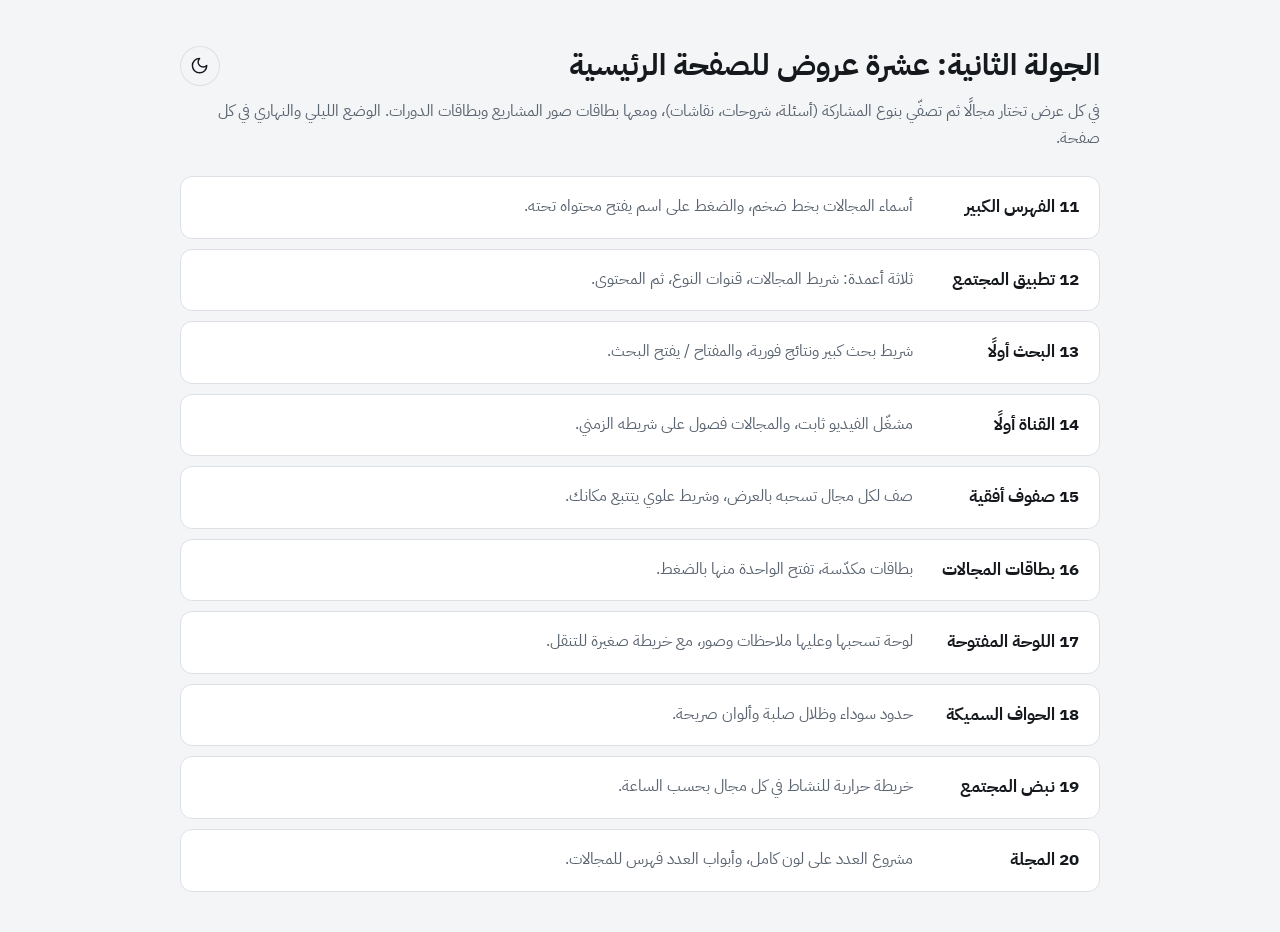
<file: index.html>
<!doctype html>
<html lang="ar" dir="rtl"><head><meta charset="utf-8"><meta http-equiv="refresh" content="0; url=demo-theme/"><title>OpenBench</title></head>
<body><a href="demo-theme/">عروض تصميم OpenBench</a></body></html>
</file>
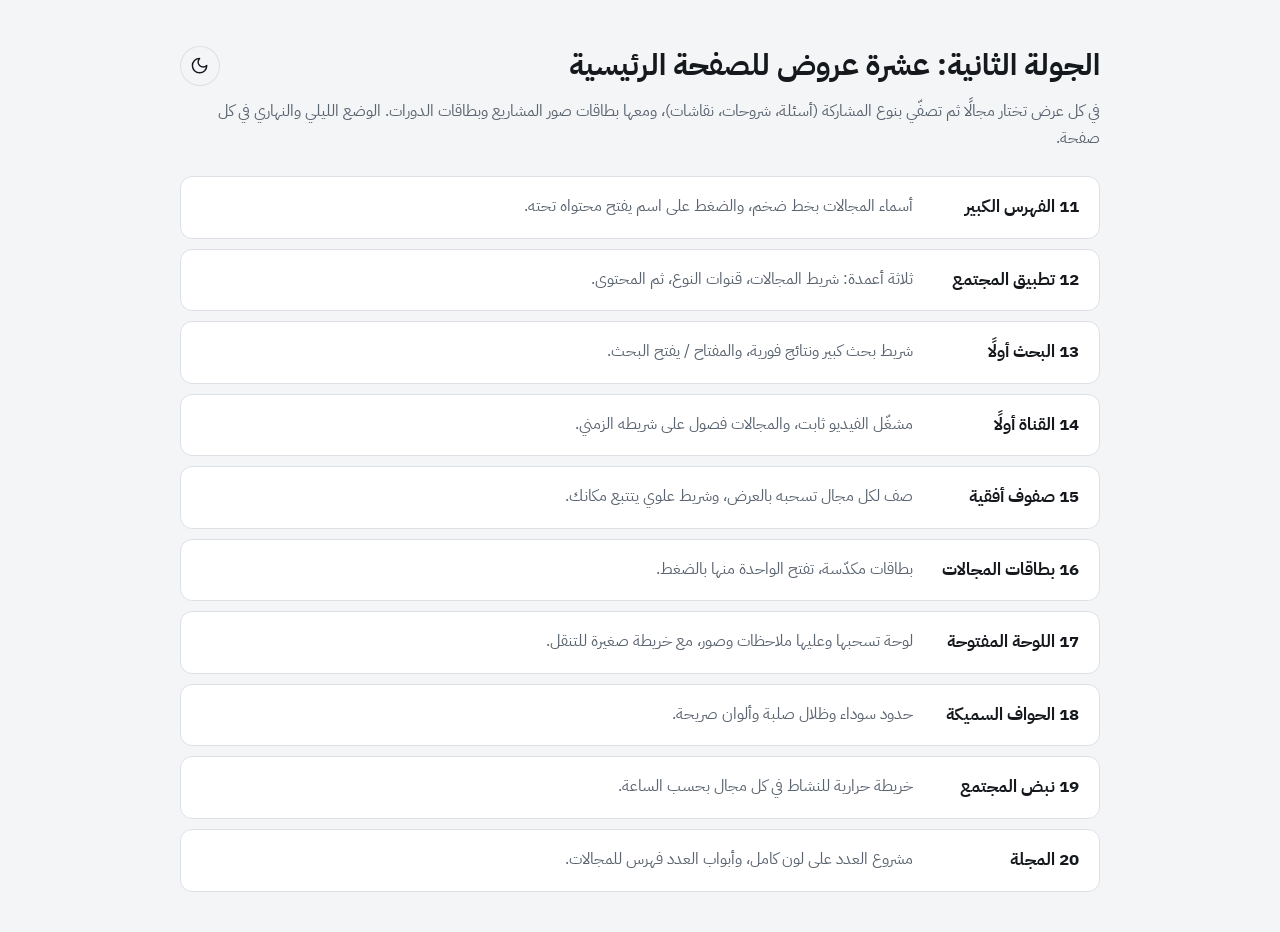
<file: demo-theme/index.html>
<!doctype html>
<html lang="ar" dir="rtl" data-default="light">
<head>
<meta charset="utf-8">
<meta name="viewport" content="width=device-width, initial-scale=1">
<title>OpenBench | عروض الجولة الثانية</title>
<link href="https://fonts.googleapis.com/css2?family=IBM+Plex+Sans+Arabic:wght@400;600;700&display=swap" rel="stylesheet">
<link rel="stylesheet" href="shared/base.css">
<script src="shared/data.js"></script><script src="shared/core.js"></script>
<style>
:root{--bg:#f4f5f7;--ink:#15191e;--soft:#5a6470;--card:#fff;--line:#dde1e6;--accent:#0e7490;--focus:#0e7490}
html[data-theme=dark]{--bg:#101318;--ink:#eef0f3;--soft:#9ea7b3;--card:#181c22;--line:#2a2f37;--accent:#5fd0e8;--focus:#5fd0e8}
body{background:var(--bg);color:var(--ink);font:400 16px/1.7 "IBM Plex Sans Arabic",sans-serif}
main{max-width:960px;margin:auto;padding:40px 20px}
.h{display:flex;align-items:center;gap:12px}.h h1{font-size:1.9rem}
.ib{margin-inline-start:auto;display:grid;place-items:center;width:40px;height:40px;border-radius:50%;box-shadow:inset 0 0 0 1px var(--line)}
p.lead{margin:6px 0 24px;color:var(--soft)}
ol{display:grid;gap:10px}
li a{display:grid;grid-template-columns:150px 1fr;gap:16px;padding:16px 20px;background:var(--card);border:1px solid var(--line);border-radius:12px}
li a:hover{border-color:var(--accent)}
b{font-size:1.05rem}span{color:var(--soft)}
@media (max-width:560px){li a{grid-template-columns:1fr;gap:2px}}
</style>
</head>
<body>
<main>
  <div class="h"><h1>الجولة الثانية: عشرة عروض للصفحة الرئيسية</h1><button class="ib" data-theme-toggle type="button"></button></div>
  <p class="lead">في كل عرض تختار مجالًا ثم تصفّي بنوع المشاركة (أسئلة، شروحات، نقاشات)، ومعها بطاقات صور المشاريع وبطاقات الدورات. الوضع الليلي والنهاري في كل صفحة.</p>
  <ol>
    <li><a href="11-big-index.html"><b>11 الفهرس الكبير</b><span>أسماء المجالات بخط ضخم، والضغط على اسم يفتح محتواه تحته.</span></a></li>
    <li><a href="12-community-app.html"><b>12 تطبيق المجتمع</b><span>ثلاثة أعمدة: شريط المجالات، قنوات النوع، ثم المحتوى.</span></a></li>
    <li><a href="13-search-first.html"><b>13 البحث أولًا</b><span>شريط بحث كبير ونتائج فورية، والمفتاح / يفتح البحث.</span></a></li>
    <li><a href="14-channel-first.html"><b>14 القناة أولًا</b><span>مشغّل الفيديو ثابت، والمجالات فصول على شريطه الزمني.</span></a></li>
    <li><a href="15-rails.html"><b>15 صفوف أفقية</b><span>صف لكل مجال تسحبه بالعرض، وشريط علوي يتتبع مكانك.</span></a></li>
    <li><a href="16-wallet.html"><b>16 بطاقات المجالات</b><span>بطاقات مكدّسة، تفتح الواحدة منها بالضغط.</span></a></li>
    <li><a href="17-canvas.html"><b>17 اللوحة المفتوحة</b><span>لوحة تسحبها وعليها ملاحظات وصور، مع خريطة صغيرة للتنقل.</span></a></li>
    <li><a href="18-brutal.html"><b>18 الحواف السميكة</b><span>حدود سوداء وظلال صلبة وألوان صريحة.</span></a></li>
    <li><a href="19-pulse.html"><b>19 نبض المجتمع</b><span>خريطة حرارية للنشاط في كل مجال بحسب الساعة.</span></a></li>
    <li><a href="20-magazine.html"><b>20 المجلة</b><span>مشروع العدد على لون كامل، وأبواب العدد فهرس للمجالات.</span></a></li>
  </ol>
</main>
</body>
</html>
</file>
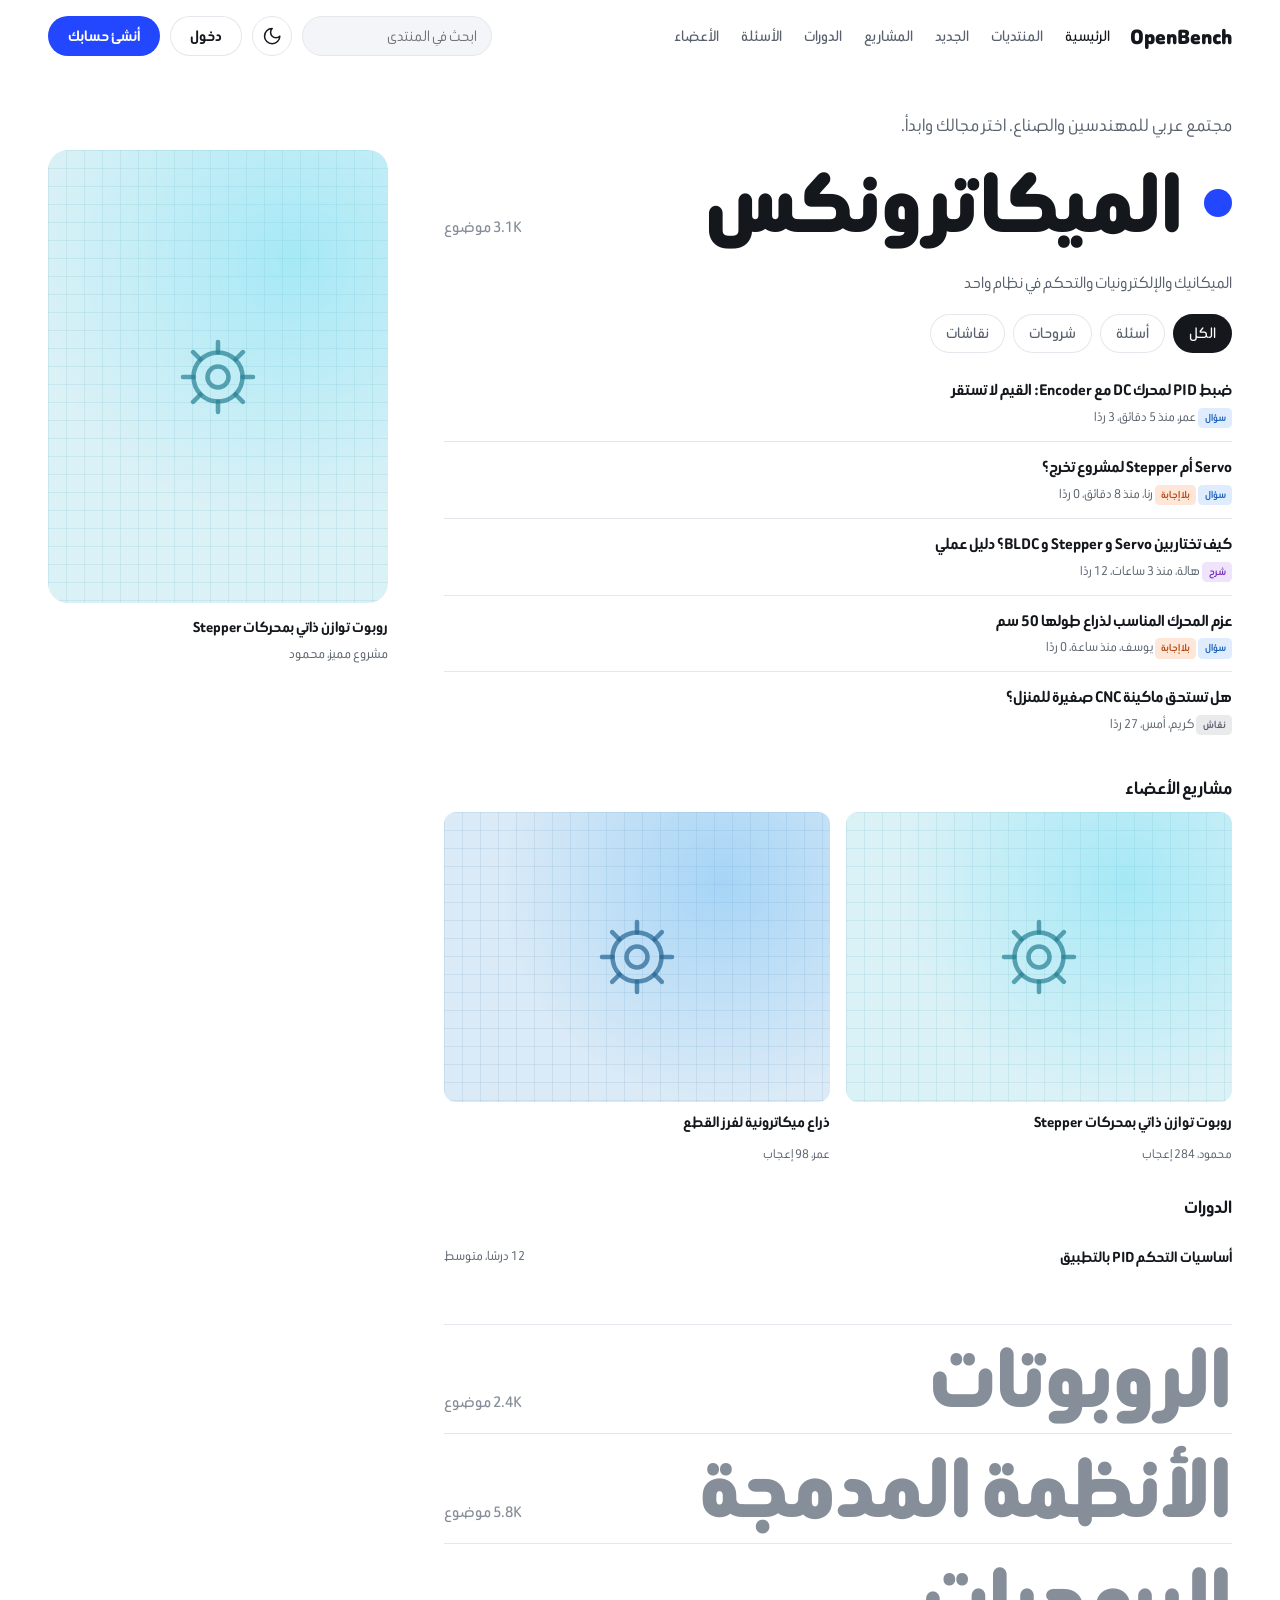
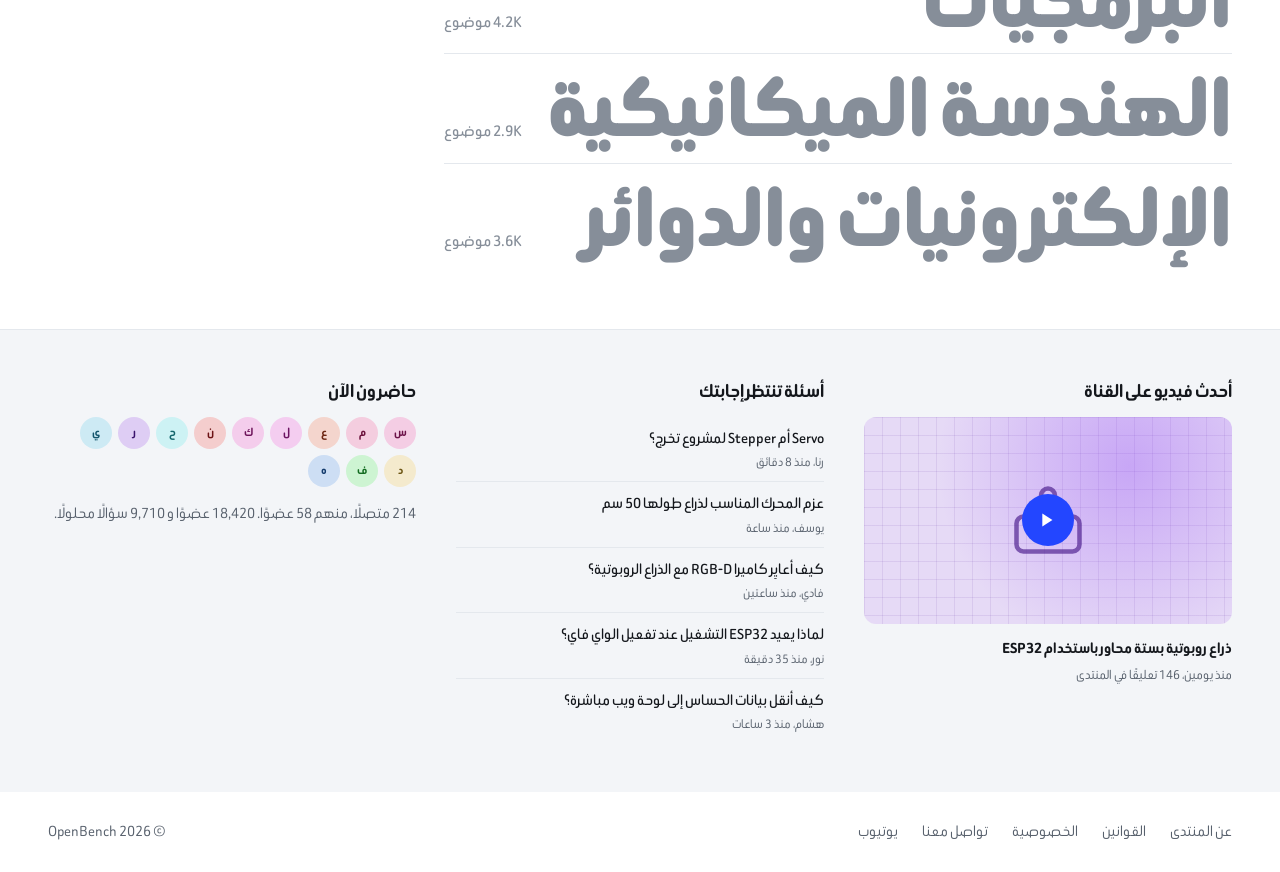
<file: demo-theme/11-big-index.html>
<!doctype html>
<html lang="ar" dir="rtl" data-default="light">
<head>
<meta charset="utf-8">
<meta name="viewport" content="width=device-width, initial-scale=1">
<title>OpenBench | الفهرس الكبير</title>
<link rel="preconnect" href="https://fonts.googleapis.com"><link rel="preconnect" href="https://fonts.gstatic.com" crossorigin>
<link href="https://fonts.googleapis.com/css2?family=Beiruti:wght@300;500;700;900&display=swap" rel="stylesheet">
<link rel="stylesheet" href="shared/base.css">
<script src="shared/data.js"></script><script src="shared/core.js"></script>
<style>
:root{--bg:#fff;--ink:#14171c;--mute:#868e99;--soft:#58616d;--line:#e4e8ed;--surface:#f3f5f8;--accent:#2346ff;--accent-ink:#fff;--focus:#2346ff;--f:"Beiruti",sans-serif}
html[data-theme=dark]{--bg:#0d0f13;--ink:#f2f4f7;--mute:#6c7684;--soft:#a1a9b5;--line:#232830;--surface:#161a20;--accent:#7d95ff;--accent-ink:#0b1030;--focus:#7d95ff}
body{background:var(--bg);color:var(--ink);font:400 1.06rem/1.7 var(--f);transition:background .2s}
.wrap{max-width:1240px;margin:auto;padding:0 28px}
.top .wrap{display:flex;align-items:center;gap:20px;min-height:72px;flex-wrap:wrap}
.logo{font:900 1.5rem var(--f);direction:ltr}
.top nav{display:flex;gap:6px 22px;flex-wrap:wrap;font-weight:500;color:var(--soft)}
.top nav a:hover,.top nav a[aria-current]{color:var(--ink)}
.tools{display:flex;align-items:center;gap:10px;margin-inline-start:auto}
.tools input{width:190px;height:40px;padding:0 14px;border-radius:20px;border:1px solid var(--line);background:var(--surface)}
.ib{display:grid;place-items:center;width:40px;height:40px;border-radius:50%;border:1px solid var(--line)}
.ib:hover{background:var(--surface)}
.btn{display:inline-flex;align-items:center;height:40px;padding:0 20px;border-radius:20px;font-weight:700;white-space:nowrap}
.btn-solid{background:var(--accent);color:var(--accent-ink)}
.btn-line{box-shadow:inset 0 0 0 1px var(--line)}
.btn-line:hover{background:var(--surface)}
.tag{padding:36px 0 8px;font-size:1.25rem;color:var(--soft);max-width:44ch}
.split{display:grid;grid-template-columns:minmax(0,1fr) 340px;gap:56px;align-items:start;padding-bottom:56px}
.row+.row{border-top:1px solid var(--line)}
.word{display:flex;align-items:baseline;justify-content:space-between;gap:20px;width:100%;text-align:start;padding:.08em 0}
.w{font:900 clamp(2.5rem,7.4vw,6.2rem)/1.12 var(--f);color:var(--mute);transition:color .18s}
.word:hover .w,.word.is-on .w{color:var(--ink)}
.word.is-on .w::before{content:"";display:inline-block;width:.3em;height:.3em;margin-inline-end:.22em;border-radius:50%;background:var(--accent);vertical-align:.16em}
.n{font-weight:500;color:var(--mute);font-size:1.1rem}
.panel{padding:8px 0 40px}
.panel .desc{color:var(--soft);font-size:1.15rem;margin-bottom:16px}
.chips{display:flex;flex-wrap:wrap;gap:8px;margin-bottom:12px}
.chip{padding:5px 16px;border-radius:999px;box-shadow:inset 0 0 0 1px var(--line);font-weight:500;color:var(--soft)}
.chip:hover{color:var(--ink)}
.chip.is-on{background:var(--ink);color:var(--bg);box-shadow:none}
.threads li a{display:block;padding:12px 0;border-top:1px solid var(--line)}
.threads li:first-child a{border-top:0}
.tt{display:block;font-weight:700;font-size:1.12rem;line-height:1.5}
.threads a:hover .tt{color:var(--accent)}
.meta{display:block;color:var(--soft);font-size:.92rem}
.empty{padding:16px 0;color:var(--soft)}
.panel h3{margin:28px 0 12px;font:700 1.25rem var(--f)}
.pgrid{display:grid;grid-template-columns:repeat(2,minmax(0,1fr));gap:16px}
.pcard{display:flex;flex-direction:column;gap:8px}
.pcard .cover{aspect-ratio:4/3;border-radius:12px}
.pcard b{font-weight:700;line-height:1.45}
.pcard span{color:var(--soft);font-size:.9rem}
.pcard:hover b{color:var(--accent)}
.courses li a{display:flex;justify-content:space-between;gap:16px;padding:12px 0;border-top:1px solid var(--line)}
.courses li:first-child a{border-top:0}
.courses b{font-weight:700}.courses span{color:var(--soft);font-size:.92rem;white-space:nowrap}
.courses a:hover b{color:var(--accent)}
.stage{position:sticky;top:24px}
.stage .cover{aspect-ratio:3/4;border-radius:20px}
.stage .cover .ic{width:30%}
.stage figcaption{margin-top:12px;color:var(--soft);font-size:.95rem}
.stage figcaption b{display:block;color:var(--ink);font-size:1.05rem;line-height:1.5}
.more{border-top:1px solid var(--line);background:var(--surface)}
.more .wrap{display:grid;grid-template-columns:repeat(3,minmax(0,1fr));gap:40px;padding-block:48px}
.more h2{font:700 1.3rem var(--f);margin-bottom:14px}
.more .cover{aspect-ratio:16/9;border-radius:12px;position:relative}
.play{position:absolute;display:grid;place-items:center;width:52px;height:52px;border-radius:50%;background:var(--accent);color:var(--accent-ink)}
.play .ic{width:22px;height:22px;translate:-2px 0}
.more li a{display:block;padding:9px 0;border-top:1px solid var(--line);font-weight:500;line-height:1.5}
.more li:first-child a{border-top:0}
.more li a:hover{color:var(--accent)}
.more small{display:block;color:var(--soft);font-weight:400}
.faces{display:flex;flex-wrap:wrap;gap:6px;margin-bottom:12px}
.foot .wrap{display:flex;flex-wrap:wrap;gap:8px 24px;align-items:center;min-height:80px;color:var(--soft)}
.foot span{margin-inline-start:auto}
@media (max-width:1000px){.split{grid-template-columns:1fr}.stage{display:none}.more .wrap{grid-template-columns:1fr}}
@media (max-width:640px){.wrap{padding:0 18px}.tools{margin-inline-start:0;width:100%}.tools input{flex:1;width:auto}.tools .btn-line{display:none}.pgrid{grid-template-columns:1fr}.n{font-size:.95rem}}
</style>
</head>
<body>
<header class="top"><div class="wrap">
  <a class="logo" href="#">OpenBench</a>
  <nav aria-label="التنقل الرئيسي" id="nav"></nav>
  <div class="tools"><input type="search" placeholder="ابحث في المنتدى" aria-label="بحث"><button class="ib" data-theme-toggle type="button"></button><a class="btn btn-line" href="#">دخول</a><a class="btn btn-solid" href="#">أنشئ حسابك</a></div>
</div></header>

<main>
  <div class="wrap">
    <p class="tag">مجتمع عربي للمهندسين والصناع. اختر مجالك وابدأ.</p>
    <div class="split">
      <div id="words" aria-label="المجالات الهندسية"></div>
      <figure class="stage" id="stage" aria-live="polite"></figure>
    </div>
  </div>
  <section class="more" aria-label="من كل المجالات"><div class="wrap">
    <div id="vid"></div><div id="unans"></div><div id="comm"></div>
  </div></section>
</main>
<footer class="foot"><div class="wrap"><a href="#">عن المنتدى</a><a href="#">القوانين</a><a href="#">الخصوصية</a><a href="#">تواصل معنا</a><a href="#">يوتيوب</a><span>© 2026 OpenBench</span></div></footer>

<script>
OB.ready(function(){
  var D=OB.D, $=OB.$;
  $('#nav').innerHTML=OB.nav(0);
  var box=$('#words');
  box.innerHTML=D.fields.map(function(f){return '<div class="row"><button type="button" class="word" data-field="'+f.id+'" aria-expanded="false" aria-controls="p-'+f.id+'"><span class="w">'+f.name+'</span><span class="n">'+f.topics+' موضوع</span></button><div class="panel" id="p-'+f.id+'" role="region" aria-label="'+f.name+'" hidden></div></div>';}).join('');
  OB.group(box,'data-field','field');
  OB.bindKinds(box);

  function panel(f,k){
    var th=OB.threads(f.id,k), pr=OB.projects(f.id), co=OB.courses(f.id);
    return '<p class="desc">'+f.desc+'</p>'+OB.kindBar(k)+
      '<ul class="threads">'+(th.map(function(t){return '<li><a href="#"><span class="tt">'+t.title+'</span><span class="meta">'+OB.kindTags(t)+' '+t.by+'، '+t.ago+'، '+t.r+' ردًا</span></a></li>';}).join('')||'<li class="empty">لا توجد مشاركات من هذا النوع بعد.</li>')+'</ul>'+
      '<h3>مشاريع الأعضاء</h3><div class="pgrid">'+pr.map(function(p){return '<a class="pcard" href="#">'+OB.cover(p)+'<b>'+p.title+'</b><span>'+p.by+'، '+p.likes+' إعجاب</span></a>';}).join('')+'</div>'+
      '<h3>الدورات</h3><ul class="courses">'+co.map(function(c){return '<li><a href="#"><b>'+c.title+'</b><span>'+c.n+' درسًا، '+c.level+'</span></a></li>';}).join('')+'</ul>';
  }
  OB.on(function(s){
    D.fields.forEach(function(f){var p=$('#p-'+f.id),on=f.id===s.field;p.hidden=!on;if(on)p.innerHTML=panel(f,s.kind);});
    var feat=D.projects.filter(function(p){return p.f===s.field&&p.feat;})[0];
    $('#stage').innerHTML=OB.cover(feat)+'<figcaption><b>'+feat.title+'</b>مشروع مميز، '+feat.by+'</figcaption>';
  });

  var v=D.video;
  $('#vid').innerHTML='<h2>أحدث فيديو على القناة</h2><a href="#" aria-label="شاهد: '+v.title+'">'+OB.cover(v)+'</a><p style="margin-top:10px;font-weight:700">'+v.title+'</p><p style="color:var(--soft);font-size:.92rem">'+v.ago+'، '+v.comments+' تعليقًا في المنتدى</p>';
  $('#vid .cover').insertAdjacentHTML('beforeend','<span class="play">'+OB.icon('play')+'</span>');
  $('#unans').innerHTML='<h2>أسئلة تنتظر إجابتك</h2><ul>'+OB.unanswered(5).map(function(t){return '<li><a href="#">'+t.title+'<small>'+t.by+'، '+t.ago+'</small></a></li>';}).join('')+'</ul>';
  $('#comm').innerHTML='<h2>حاضرون الآن</h2><div class="faces">'+D.online.map(function(n){return OB.av(n);}).join('')+'</div><p style="color:var(--soft)">'+D.stats.online+' متصلًا، منهم 58 عضوًا. '+D.stats.members+' عضوًا و '+D.stats.solved+' سؤالًا محلولًا.</p>';
});
</script>
</body>
</html>
</file>
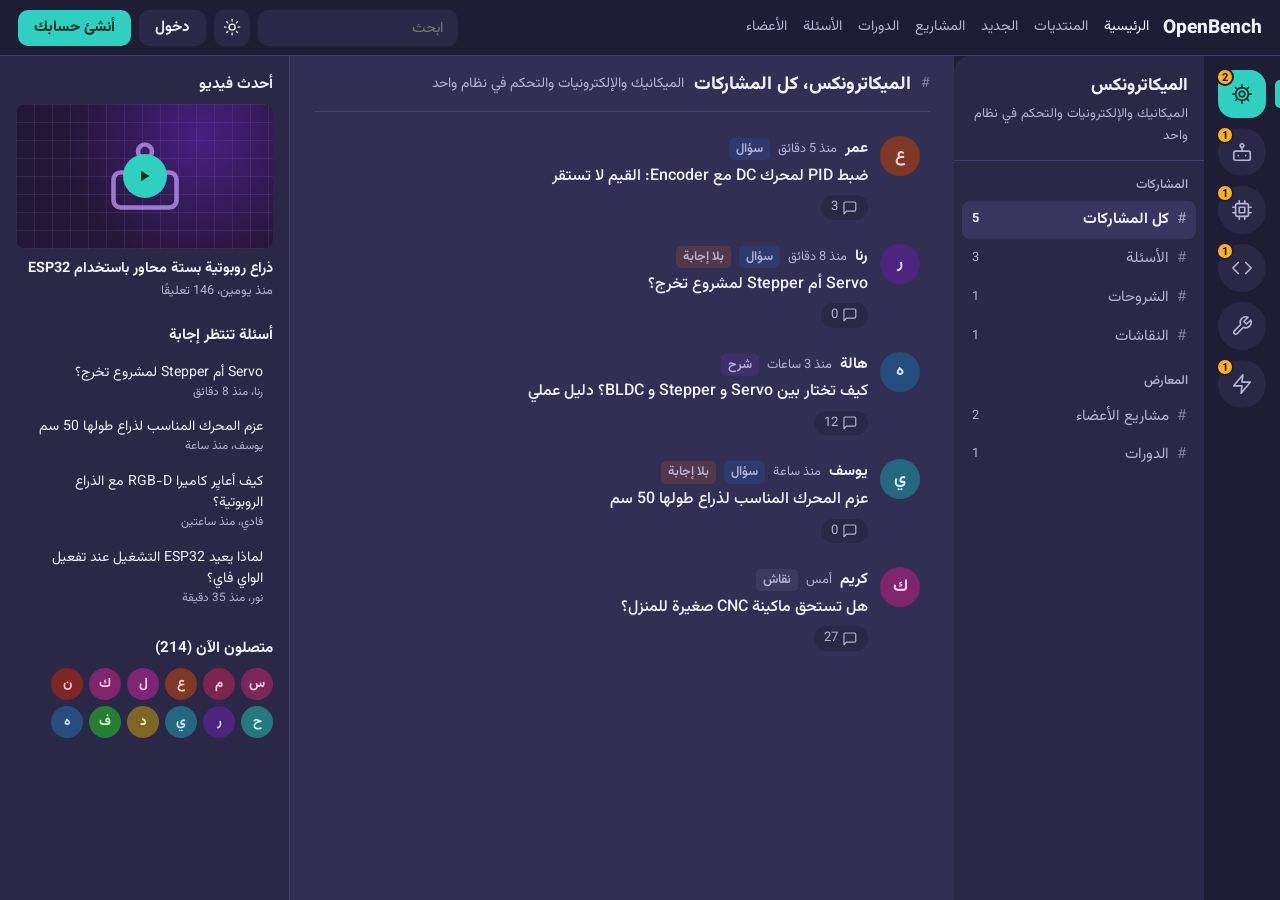
<file: demo-theme/12-community-app.html>
<!doctype html>
<html lang="ar" dir="rtl" data-default="dark">
<head>
<meta charset="utf-8">
<meta name="viewport" content="width=device-width, initial-scale=1">
<title>OpenBench | تطبيق المجتمع</title>
<link rel="preconnect" href="https://fonts.googleapis.com"><link rel="preconnect" href="https://fonts.gstatic.com" crossorigin>
<link href="https://fonts.googleapis.com/css2?family=Vazirmatn:wght@300;400;500;700;800&display=swap" rel="stylesheet">
<link rel="stylesheet" href="shared/base.css">
<script src="shared/data.js"></script><script src="shared/core.js"></script>
<style>
:root{--rail:#e9e7f6;--side:#f1f0fa;--main:#fbfbfe;--card:#fff;--line:#dedcee;--ink:#1d1b33;--soft:#5e5b7d;--teal:#0e9c8f;--teal-ink:#fff;--amber:#e69500;--hover:#e3e1f4;--focus:#0e9c8f;--f:"Vazirmatn",sans-serif}
html[data-theme=dark]{--rail:#1f1d36;--side:#2a2846;--main:#322f55;--card:#3a3763;--line:#443f6e;--ink:#f1f0fb;--soft:#b6b3d6;--teal:#2fd0c0;--teal-ink:#052b27;--amber:#ffb020;--hover:#38355f;--focus:#2fd0c0}
body{background:var(--rail);color:var(--ink);font:400 .95rem/1.7 var(--f)}
.app{display:grid;grid-template-rows:auto 1fr;height:100dvh}
.bar{display:flex;align-items:center;gap:14px;padding:0 18px;min-height:56px;background:var(--rail);border-bottom:1px solid var(--line)}
.logo{font:800 1.2rem var(--f);direction:ltr}
.bar nav{display:flex;gap:2px 16px;color:var(--soft);font-size:.9rem}
.bar nav a:hover,.bar nav a[aria-current]{color:var(--ink)}
.bar .tools{display:flex;gap:8px;align-items:center;margin-inline-start:auto}
.bar input{width:200px;height:36px;padding:0 14px;border-radius:10px;border:0;background:var(--side)}
.ib{display:grid;place-items:center;width:36px;height:36px;border-radius:10px;background:var(--side)}
.btn{display:inline-flex;align-items:center;height:36px;padding:0 16px;border-radius:10px;font-weight:700;white-space:nowrap}
.btn-t{background:var(--teal);color:var(--teal-ink)}
.btn-g{background:var(--side)}
.cols{display:grid;grid-template-columns:76px 250px minmax(0,1fr) 290px;min-height:0}
.rail{display:flex;flex-direction:column;align-items:center;gap:10px;padding:14px 0;overflow-y:auto;background:var(--rail)}
.fb{position:relative;display:grid;place-items:center;width:48px;height:48px;border-radius:50%;background:var(--side);color:var(--soft);transition:border-radius .15s,background .15s,color .15s}
.fb .ic{width:22px;height:22px}
.fb:hover{border-radius:16px;color:var(--ink)}
.fb.is-on{border-radius:16px;background:var(--teal);color:var(--teal-ink)}
.fb.is-on::before{content:"";position:absolute;inset-inline-start:-14px;width:5px;height:28px;border-radius:0 5px 5px 0;background:var(--teal);transform:scaleX(-1)}
.fb .dot{position:absolute;top:-2px;inset-inline-end:-2px;min-width:18px;height:18px;border-radius:9px;background:var(--amber);color:#1a1200;font:700 .7rem/18px var(--f);text-align:center;padding:0 4px;border:2px solid var(--rail)}
.chan{display:flex;flex-direction:column;background:var(--side);border-radius:16px 0 0 0;min-height:0;overflow-y:auto}
.chan h2{padding:16px 16px 4px;font:800 1.1rem var(--f)}
.chan .d{padding:0 16px 12px;color:var(--soft);font-size:.82rem;border-bottom:1px solid var(--line)}
.chan .grp{padding:14px 16px 4px;color:var(--soft);font-size:.8rem;font-weight:500}
.ch{display:flex;align-items:center;gap:8px;width:calc(100% - 16px);margin:1px 8px;padding:6px 10px;border-radius:8px;text-align:start;color:var(--soft)}
.ch:hover{background:var(--hover);color:var(--ink)}
.ch.is-on{background:var(--hover);color:var(--ink);font-weight:700}
.ch .h{opacity:.6;font-weight:400}
.ch .ct{margin-inline-start:auto;font-size:.8rem}
.ch .u{margin-inline-start:auto;background:var(--amber);color:#1a1200;border-radius:9px;padding:0 7px;font-size:.75rem;font-weight:700}
.feed{background:var(--main);overflow-y:auto;min-height:0;padding:0 24px 40px}
.feed header{position:sticky;top:0;z-index:2;display:flex;align-items:center;gap:10px;padding:14px 0 12px;background:var(--main);border-bottom:1px solid var(--line);margin-bottom:12px}
.feed header h2{font:800 1.15rem var(--f)}
.feed header span{color:var(--soft);font-size:.88rem}
.msg{display:grid;grid-template-columns:40px minmax(0,1fr);gap:12px;padding:12px 10px;border-radius:12px}
.msg:hover{background:var(--card)}
.msg .who{display:flex;gap:8px;align-items:baseline;flex-wrap:wrap}
.msg .who b{font-weight:700}.msg .who span{color:var(--soft);font-size:.8rem}
.msg .tt{display:block;margin-top:2px;font-weight:500;font-size:1rem;line-height:1.6}
.msg:hover .tt{color:var(--teal)}
.reacts{display:flex;gap:8px;margin-top:6px;color:var(--soft);font-size:.82rem}
.reacts span{display:inline-flex;gap:4px;align-items:center;padding:1px 10px;border-radius:12px;background:var(--side)}
.posts{display:grid;grid-template-columns:repeat(auto-fill,minmax(250px,1fr));gap:16px;padding-top:8px}
.post{display:flex;flex-direction:column;border-radius:14px;background:var(--card);overflow:hidden;box-shadow:0 0 0 1px var(--line)}
.post .cover{aspect-ratio:16/10}
.post .b{padding:12px 14px 14px;display:flex;flex-direction:column;gap:8px;flex:1}
.post b{font-weight:700;line-height:1.5}
.tg{display:flex;flex-wrap:wrap;gap:4px}.tg i{font-style:normal;font-size:.75rem;padding:0 8px;border-radius:6px;background:var(--side);color:var(--soft);direction:ltr}
.post .f{display:flex;justify-content:space-between;align-items:center;margin-top:auto;color:var(--soft);font-size:.82rem}
.post .f span{display:flex;gap:6px;align-items:center}
.lk{display:inline-flex;gap:4px;align-items:center;color:var(--amber)}.lk .ic{width:15px;height:15px}
.st{position:absolute;top:10px;inset-inline-end:10px;padding:1px 10px;border-radius:10px;background:var(--amber);color:#1a1200;font-size:.75rem;font-weight:700}
.post a.c{position:relative;display:block}
.aside{background:var(--side);padding:16px;overflow-y:auto;min-height:0;display:flex;flex-direction:column;gap:20px;border-inline-start:1px solid var(--line)}
.aside h3{font:700 .95rem var(--f);margin-bottom:8px}
.aside .faces{display:flex;flex-wrap:wrap;gap:6px}
.aside li a{display:block;padding:8px 10px;border-radius:8px;line-height:1.5;font-size:.88rem}
.aside li a:hover{background:var(--hover)}
.aside small{display:block;color:var(--soft)}
.vid{position:relative}.vid .cover{aspect-ratio:16/9;border-radius:10px}
.play{position:absolute;inset:0;margin:auto;display:grid;place-items:center;width:44px;height:44px;border-radius:50%;background:var(--teal);color:var(--teal-ink)}
.play .ic{width:18px;height:18px;translate:-1px 0}
.empty{padding:20px 10px;color:var(--soft)}
@media (max-width:1180px){.cols{grid-template-columns:76px 220px minmax(0,1fr)}.aside{display:none}}
@media (max-width:820px){
  .app{height:auto;display:block}
  .bar nav,.bar input,.bar .btn-g{display:none}
  .cols{display:block}
  .rail{flex-direction:row;padding:10px 14px;overflow-x:auto}
  .fb.is-on::before{display:none}
  .chan{border-radius:0;overflow:visible}
  .chan .grp{display:none}
  .chan .list{display:flex;flex-wrap:wrap;gap:6px;padding:10px 12px}
  .ch{width:auto;margin:0;background:var(--rail)}
  .feed{padding:0 14px 32px;overflow:visible}
  .feed header{position:static}
}
</style>
</head>
<body>
<div class="app">
  <div class="bar">
    <a class="logo" href="#">OpenBench</a>
    <nav aria-label="التنقل الرئيسي" id="nav"></nav>
    <div class="tools"><input type="search" placeholder="ابحث" aria-label="بحث"><button class="ib" data-theme-toggle type="button"></button><a class="btn btn-g" href="#">دخول</a><a class="btn btn-t" href="#">أنشئ حسابك</a></div>
  </div>
  <div class="cols">
    <div class="rail" id="rail" role="tablist" aria-orientation="vertical" aria-label="المجالات الهندسية"></div>
    <nav class="chan" aria-label="أقسام المجال"><h2 id="fname"></h2><p class="d" id="fdesc"></p><div id="chs"></div></nav>
    <main class="feed" id="feed" tabindex="-1"></main>
    <aside class="aside" id="aside" aria-label="الشريط الجانبي"></aside>
  </div>
</div>
<script>
OB.ready(function(){
  var D=OB.D,$=OB.$;
  $('#nav').innerHTML=OB.nav(0);
  var open={};D.threads.forEach(function(t){if(t.k==='q'&&t.r===0)open[t.f]=(open[t.f]||0)+1;});
  $('#rail').innerHTML=D.fields.map(function(f){return '<button type="button" role="tab" class="fb" data-field="'+f.id+'" aria-label="'+f.name+'" title="'+f.name+'">'+OB.icon(f.icon)+(open[f.id]?'<span class="dot" aria-label="'+open[f.id]+' أسئلة بلا إجابة">'+open[f.id]+'</span>':'')+'</button>';}).join('');
  OB.group($('#rail'),'data-field','field');

  var CH=[['all','كل المشاركات','list'],['q','الأسئلة'],['t','الشروحات'],['d','النقاشات'],['p','مشاريع الأعضاء'],['c','الدورات']];
  $('#chs').innerHTML='<div class="grp">المشاركات</div><div class="list" id="l1"></div><div class="grp">المعارض</div><div class="list" id="l2"></div>';
  function chBtn(c,f){return '<button type="button" class="ch" data-kind="'+c[0]+'"><span class="h">#</span>'+c[1]+'<span class="ct" data-ct="'+c[0]+'"></span></button>';}
  $('#l1').innerHTML=CH.slice(0,4).map(chBtn).join('');$('#l2').innerHTML=CH.slice(4).map(chBtn).join('');
  OB.group($('#chs'),'data-kind','kind');

  function threadRows(list){return list.map(function(t){return '<a class="msg" href="#">'+OB.av(t.by,'40px')+'<div><div class="who"><b>'+t.by+'</b><span>'+t.ago+'</span>'+OB.kindTags(t)+'</div><span class="tt">'+t.title+'</span><div class="reacts"><span>'+OB.icon('msg')+' '+t.r+'</span></div></div></a>';}).join('')||'<p class="empty">لا توجد مشاركات من هذا النوع بعد. كن أول من يكتب.</p>';}
  function projectCards(list,f){return '<div class="posts">'+list.map(function(p){return '<article class="post"><a class="c" href="#">'+OB.cover(p)+'<span class="st">'+p.st+'</span></a><div class="b"><b>'+p.title+'</b><div class="tg">'+p.tags.map(function(x){return '<i>'+x+'</i>';}).join('')+'</div><div class="f"><span>'+OB.av(p.by,'24px')+p.by+'</span><span class="lk">'+OB.icon('heart')+p.likes+'</span></div></div></article>';}).join('')+'</div>';}
  function courseCards(list){return '<div class="posts">'+list.map(function(c){return '<article class="post"><a class="c" href="#">'+OB.cover(c)+'<span class="st">'+c.level+'</span></a><div class="b"><b>'+c.title+'</b><div class="f"><span>'+OB.av(c.by,'24px')+c.by+'</span><span>'+c.n+' درسًا</span></div></div></article>';}).join('')+'</div>';}

  OB.on(function(s){
    var f=OB.field(s.field),k=s.kind,name=(CH.filter(function(c){return c[0]===k;})[0]||[])[1];
    $('#fname').textContent=f.name;$('#fdesc').textContent=f.desc;
    ['all','q','t','d'].forEach(function(x){var n=OB.threads(s.field,x).length;$('[data-ct="'+x+'"]').textContent=n;});
    $('[data-ct="p"]').textContent=OB.projects(s.field).length;$('[data-ct="c"]').textContent=OB.courses(s.field).length;
    var body=k==='p'?projectCards(OB.projects(s.field)):k==='c'?courseCards(OB.courses(s.field)):threadRows(OB.threads(s.field,k));
    $('#feed').innerHTML='<header><span class="h" style="opacity:.6">#</span><h2>'+f.name+'، '+name+'</h2><span>'+f.desc+'</span></header>'+body;
  });
  var v=D.video;
  $('#aside').innerHTML='<section class="vid"><h3>أحدث فيديو</h3><a href="#" style="position:relative;display:block">'+OB.cover(v)+'<span class="play">'+OB.icon('play')+'</span></a><p style="margin-top:8px;font-weight:700;font-size:.9rem">'+v.title+'</p><small style="color:var(--soft)">'+v.ago+'، '+v.comments+' تعليقًا</small></section>'+
    '<section><h3>أسئلة تنتظر إجابة</h3><ul>'+OB.unanswered(4).map(function(t){return '<li><a href="#">'+t.title+'<small>'+t.by+'، '+t.ago+'</small></a></li>';}).join('')+'</ul></section>'+
    '<section><h3>متصلون الآن ('+D.stats.online+')</h3><div class="faces">'+D.online.map(function(n){return OB.av(n,'32px');}).join('')+'</div></section>';
});
</script>
</body>
</html>
</file>
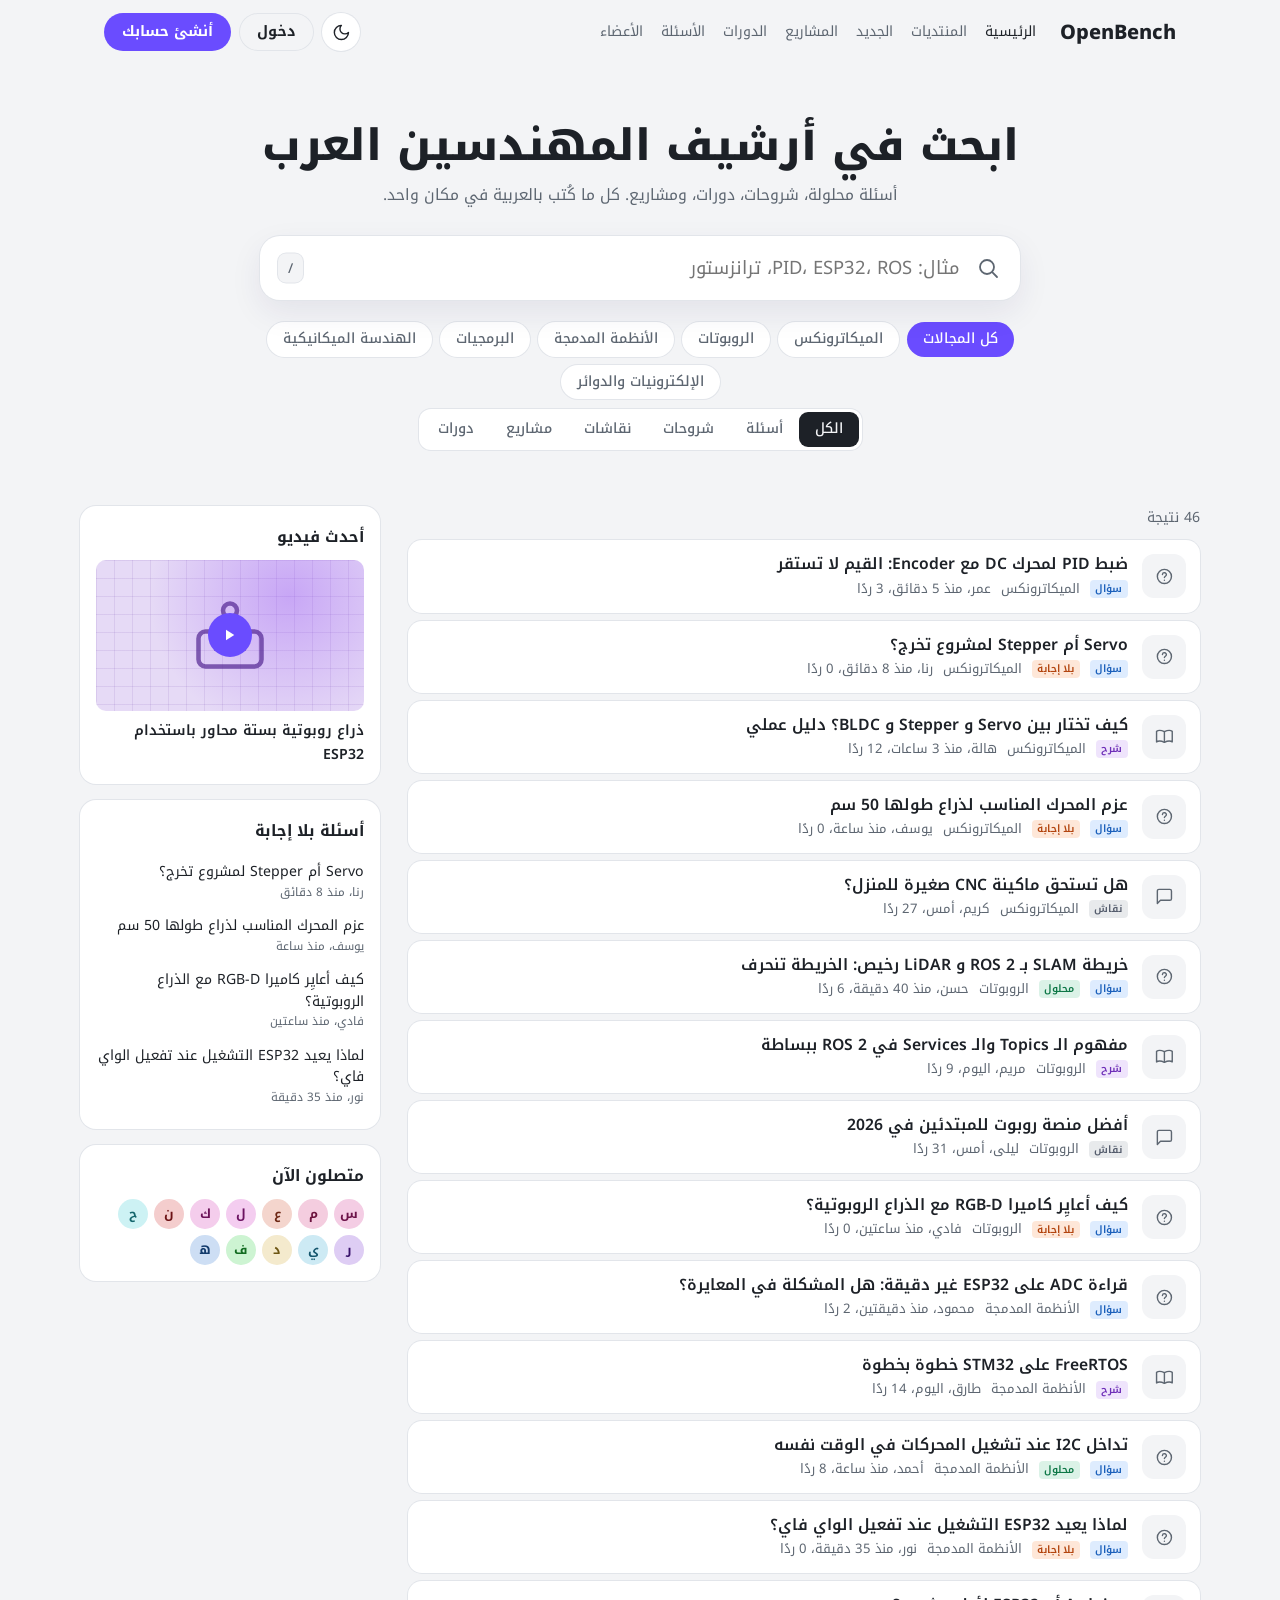
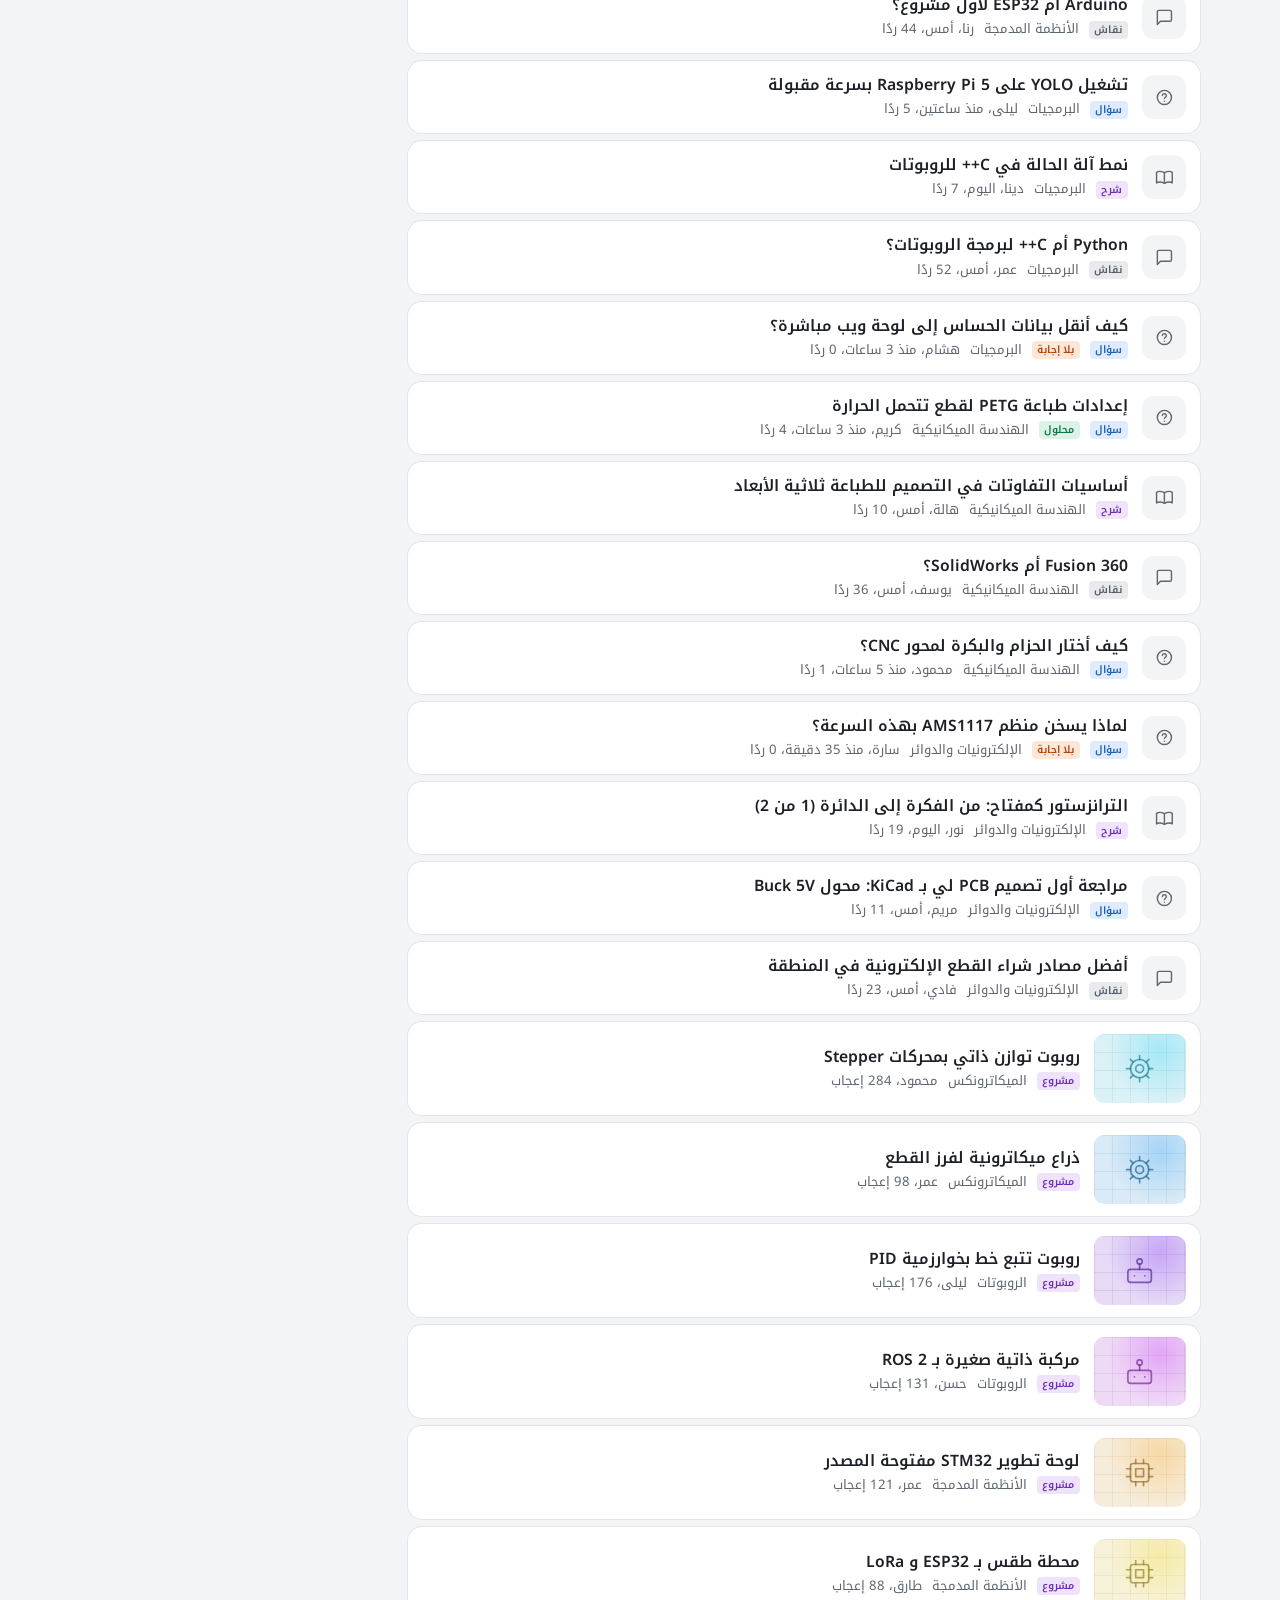
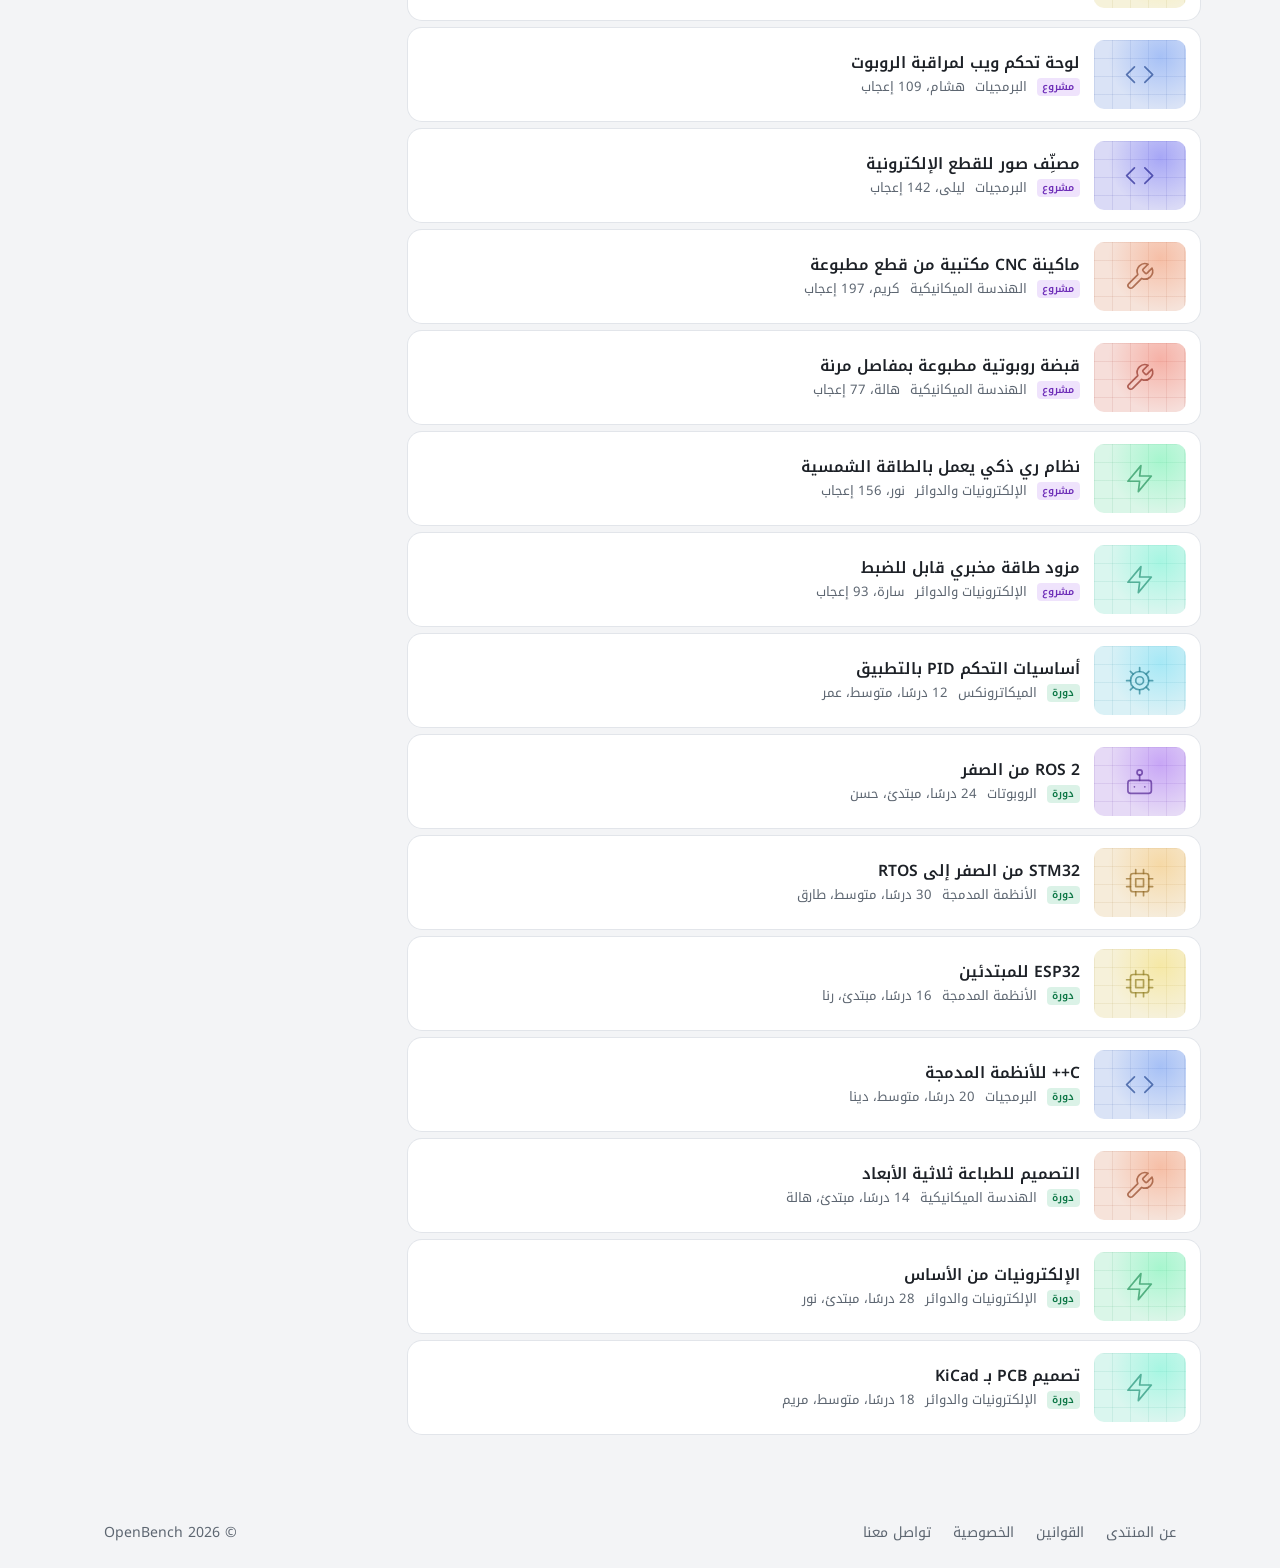
<file: demo-theme/13-search-first.html>
<!doctype html>
<html lang="ar" dir="rtl" data-default="light" data-all>
<head>
<meta charset="utf-8">
<meta name="viewport" content="width=device-width, initial-scale=1">
<title>OpenBench | البحث أولًا</title>
<link rel="preconnect" href="https://fonts.googleapis.com"><link rel="preconnect" href="https://fonts.gstatic.com" crossorigin>
<link href="https://fonts.googleapis.com/css2?family=Noto+Kufi+Arabic:wght@300;400;500;700;800&display=swap" rel="stylesheet">
<link rel="stylesheet" href="shared/base.css">
<script src="shared/data.js"></script><script src="shared/core.js"></script>
<style>
:root{--bg:#f3f4f6;--card:#fff;--ink:#1d2127;--soft:#5d6671;--line:#e2e5ea;--violet:#6a4cff;--violet-ink:#fff;--hl:#ffe27a;--hl-ink:#2b2200;--focus:#6a4cff;--f:"Noto Kufi Arabic",sans-serif}
html[data-theme=dark]{--bg:#14161b;--card:#1d2026;--ink:#eef0f3;--soft:#a3abb6;--line:#2c3038;--violet:#9d87ff;--violet-ink:#150c3d;--hl:#6b5a14;--hl-ink:#fff6cf;--focus:#9d87ff}
body{background:var(--bg);color:var(--ink);font:400 .98rem/1.75 var(--f)}
.wrap{max-width:1120px;margin:auto;padding:0 24px}
.top .wrap{display:flex;align-items:center;gap:12px;min-height:64px}
.logo{font:800 1.25rem var(--f);direction:ltr}
.top nav{display:flex;gap:4px 18px;color:var(--soft);font-size:.88rem;margin-inline-start:12px}
.top nav a:hover,.top nav a[aria-current]{color:var(--ink)}
.tools{display:flex;gap:8px;margin-inline-start:auto;align-items:center}
.ib{display:grid;place-items:center;width:38px;height:38px;border-radius:50%;background:var(--card);box-shadow:0 0 0 1px var(--line)}
.btn{display:inline-flex;align-items:center;height:38px;padding:0 18px;border-radius:19px;font-weight:700;font-size:.9rem;white-space:nowrap}
.btn-v{background:var(--violet);color:var(--violet-ink)}.btn-g{box-shadow:inset 0 0 0 1px var(--line)}
.hero{padding:52px 0 26px;text-align:center}
.hero h1{font:800 clamp(1.7rem,4vw,2.7rem)/1.4 var(--f)}
.hero p{color:var(--soft);margin-top:6px}
.sb{position:relative;max-width:760px;margin:26px auto 0}
.sb input{width:100%;height:64px;padding:0 60px 0 90px;border:0;border-radius:20px;background:var(--card);font-size:1.15rem;box-shadow:0 0 0 1px var(--line),0 12px 32px rgba(40,30,90,.08)}
.sb input:focus{outline:none;box-shadow:0 0 0 3px var(--violet),0 12px 32px rgba(40,30,90,.12)}
.sb .ic{position:absolute;inset-inline-start:20px;top:50%;translate:0 -50%;width:24px;height:24px;color:var(--soft)}
.sb kbd{position:absolute;inset-inline-end:18px;top:50%;translate:0 -50%;padding:2px 10px;border-radius:8px;background:var(--bg);box-shadow:0 0 0 1px var(--line);font:500 .85rem var(--f);color:var(--soft)}
.filters{max-width:900px;margin:22px auto 0;display:flex;flex-direction:column;gap:10px;align-items:center}
.chips{display:flex;flex-wrap:wrap;gap:8px;justify-content:center}
.chip{padding:5px 16px;border-radius:999px;background:var(--card);box-shadow:0 0 0 1px var(--line);font-size:.88rem;font-weight:500;color:var(--soft)}
.chip:hover{color:var(--ink)}
.chip.is-on{background:var(--violet);color:var(--violet-ink);box-shadow:none}
.seg{display:inline-flex;flex-wrap:wrap;padding:3px;border-radius:12px;background:var(--card);box-shadow:0 0 0 1px var(--line)}
.seg .chip{box-shadow:none;border-radius:9px;background:none}
.seg .chip.is-on{background:var(--ink);color:var(--bg)}
.main{display:grid;grid-template-columns:minmax(0,1fr) 300px;gap:28px;padding:30px 0 56px;align-items:start}
.count{color:var(--soft);font-size:.88rem;margin-bottom:10px}
.res li{margin-bottom:8px}
.res a{display:grid;grid-template-columns:auto minmax(0,1fr);gap:14px;align-items:center;padding:12px 14px;border-radius:14px;background:var(--card);box-shadow:0 0 0 1px var(--line);transition:box-shadow .15s}
.res a:hover{box-shadow:0 0 0 2px var(--violet)}
.res .cover{width:92px;aspect-ratio:4/3;border-radius:10px}
.res .ico{display:grid;place-items:center;width:44px;height:44px;border-radius:12px;background:var(--bg);color:var(--soft)}
.res b{display:block;font-weight:600;line-height:1.6}
.res .m{display:flex;flex-wrap:wrap;gap:4px 10px;align-items:center;color:var(--soft);font-size:.82rem}
mark{background:var(--hl);color:var(--hl-ink);border-radius:4px;padding:0 2px}
.none{padding:40px 20px;text-align:center;background:var(--card);border-radius:16px;box-shadow:0 0 0 1px var(--line)}
.none p{margin-bottom:14px;color:var(--soft)}
.side{display:flex;flex-direction:column;gap:16px}
.box{padding:16px;border-radius:16px;background:var(--card);box-shadow:0 0 0 1px var(--line)}
.box h2{font:700 .98rem var(--f);margin-bottom:8px}
.box li a{display:block;padding:7px 0;line-height:1.55;font-size:.88rem}
.box li a:hover{color:var(--violet)}
.box small{display:block;color:var(--soft)}
.vid{position:relative;display:block}.vid .cover{aspect-ratio:16/9;border-radius:10px}
.play{position:absolute;inset:0;margin:auto;display:grid;place-items:center;width:44px;height:44px;border-radius:50%;background:var(--violet);color:var(--violet-ink)}
.play .ic{width:18px;height:18px;translate:-1px 0}
.faces{display:flex;flex-wrap:wrap;gap:6px}
.foot .wrap{display:flex;flex-wrap:wrap;gap:8px 22px;min-height:70px;align-items:center;color:var(--soft);font-size:.88rem}
.foot span{margin-inline-start:auto}
@media (max-width:900px){.main{grid-template-columns:1fr}.top nav{display:none}}
@media (max-width:600px){.wrap{padding:0 16px}.sb input{height:56px;padding-inline-end:20px}.sb kbd{display:none}.tools .btn-g{display:none}.res .cover{width:72px}}
</style>
</head>
<body>
<header class="top"><div class="wrap">
  <a class="logo" href="#">OpenBench</a><nav aria-label="التنقل الرئيسي" id="nav"></nav>
  <div class="tools"><button class="ib" data-theme-toggle type="button"></button><a class="btn btn-g" href="#">دخول</a><a class="btn btn-v" href="#">أنشئ حسابك</a></div>
</div></header>
<main>
  <section class="hero wrap">
    <h1>ابحث في أرشيف المهندسين العرب</h1>
    <p>أسئلة محلولة، شروحات، دورات، ومشاريع. كل ما كُتب بالعربية في مكان واحد.</p>
    <form class="sb" role="search" onsubmit="return false">
      <label class="sr-only" for="q">بحث</label><input id="q" type="search" autocomplete="off" placeholder="مثال: PID، ESP32، ROS، ترانزستور">
      <span aria-hidden="true">__ICON__</span><kbd aria-hidden="true">/</kbd>
    </form>
    <div class="filters"><div class="chips" id="fields" aria-label="المجال"></div><div id="kinds" class="seg"></div></div>
  </section>
  <div class="wrap main">
    <section aria-live="polite"><p class="count" id="count"></p><ul class="res" id="res"></ul></section>
    <aside class="side" id="side"></aside>
  </div>
</main>
<footer class="foot"><div class="wrap"><a href="#">عن المنتدى</a><a href="#">القوانين</a><a href="#">الخصوصية</a><a href="#">تواصل معنا</a><span>© 2026 OpenBench</span></div></footer>
<script>
OB.ready(function(){
  var D=OB.D,$=OB.$,q='';
  $('#nav').innerHTML=OB.nav(0);
  $('.sb span').innerHTML=OB.icon('search');
  $('#fields').innerHTML='<button type="button" class="chip" data-field="all">كل المجالات</button>'+D.fields.map(function(f){return '<button type="button" class="chip" data-field="'+f.id+'">'+f.name+'</button>';}).join('');
  OB.group($('#fields'),'data-field','field');
  $('#kinds').innerHTML=[['all','الكل'],['q','أسئلة'],['t','شروحات'],['d','نقاشات'],['p','مشاريع'],['c','دورات']].map(function(k){return '<button type="button" class="chip" data-kind="'+k[0]+'">'+k[1]+'</button>';}).join('');
  OB.group($('#kinds'),'data-kind','kind');
  $('#q').addEventListener('input',function(e){q=e.target.value.trim();render(OB.state);});
  document.addEventListener('keydown',function(e){if(e.key==='/'&&!/INPUT|TEXTAREA/.test(document.activeElement.tagName)){e.preventDefault();$('#q').focus();}});

  function hl(s){if(!q)return s;var i=s.toLowerCase().indexOf(q.toLowerCase());return i<0?s:s.slice(0,i)+'<mark>'+s.slice(i,i+q.length)+'</mark>'+s.slice(i+q.length);}
  function match(txt){return !q||txt.toLowerCase().indexOf(q.toLowerCase())>-1;}
  function render(s){
    var out=[],k=s.kind;
    if(k==='all'||'qtd'.indexOf(k)>-1)OB.threads(s.field,k).forEach(function(t){if(match(t.title+' '+t.by))out.push('<li><a href="#"><span class="ico">'+OB.icon(t.k==='q'?'help':t.k==='t'?'book':'msg')+'</span><div><b>'+hl(t.title)+'</b><div class="m">'+OB.kindTags(t)+'<span>'+OB.field(t.f).name+'</span><span>'+t.by+'، '+t.ago+'، '+t.r+' ردًا</span></div></div></a></li>');});
    if(k==='all'||k==='p')OB.projects(s.field).forEach(function(p){if(match(p.title+' '+p.tags.join(' ')+' '+p.by))out.push('<li><a href="#">'+OB.cover(p)+'<div><b>'+hl(p.title)+'</b><div class="m"><span class="kind kind-t">مشروع</span><span>'+OB.field(p.f).name+'</span><span>'+p.by+'، '+p.likes+' إعجاب</span></div></div></a></li>');});
    if(k==='all'||k==='c')OB.courses(s.field).forEach(function(c){if(match(c.title+' '+c.by))out.push('<li><a href="#">'+OB.cover(c)+'<div><b>'+hl(c.title)+'</b><div class="m"><span class="kind kind-s">دورة</span><span>'+OB.field(c.f).name+'</span><span>'+c.n+' درسًا، '+c.level+'، '+c.by+'</span></div></div></a></li>');});
    $('#count').textContent=out.length?out.length+' نتيجة'+(q?' لـ «'+q+'»':''):'';
    $('#res').innerHTML=out.join('')||'<li class="none"><p>لا نتائج'+(q?' لـ «'+q+'»':'')+'. جرّب كلمة أخرى، أو اطرح سؤالك للمجتمع.</p><a class="btn btn-v" href="#" style="display:inline-flex">اطرح سؤالًا</a></li>';
  }
  OB.on(render);
  var v=D.video;
  $('#side').innerHTML='<section class="box"><h2>أحدث فيديو</h2><a class="vid" href="#">'+OB.cover(v)+'<span class="play">'+OB.icon('play')+'</span></a><p style="margin-top:8px;font-weight:600;font-size:.88rem">'+v.title+'</p></section>'+
   '<section class="box"><h2>أسئلة بلا إجابة</h2><ul>'+OB.unanswered(4).map(function(t){return '<li><a href="#">'+t.title+'<small>'+t.by+'، '+t.ago+'</small></a></li>';}).join('')+'</ul></section>'+
   '<section class="box"><h2>متصلون الآن</h2><div class="faces">'+D.online.map(function(n){return OB.av(n,'30px');}).join('')+'</div></section>';
});
</script>
</body>
</html>
</file>
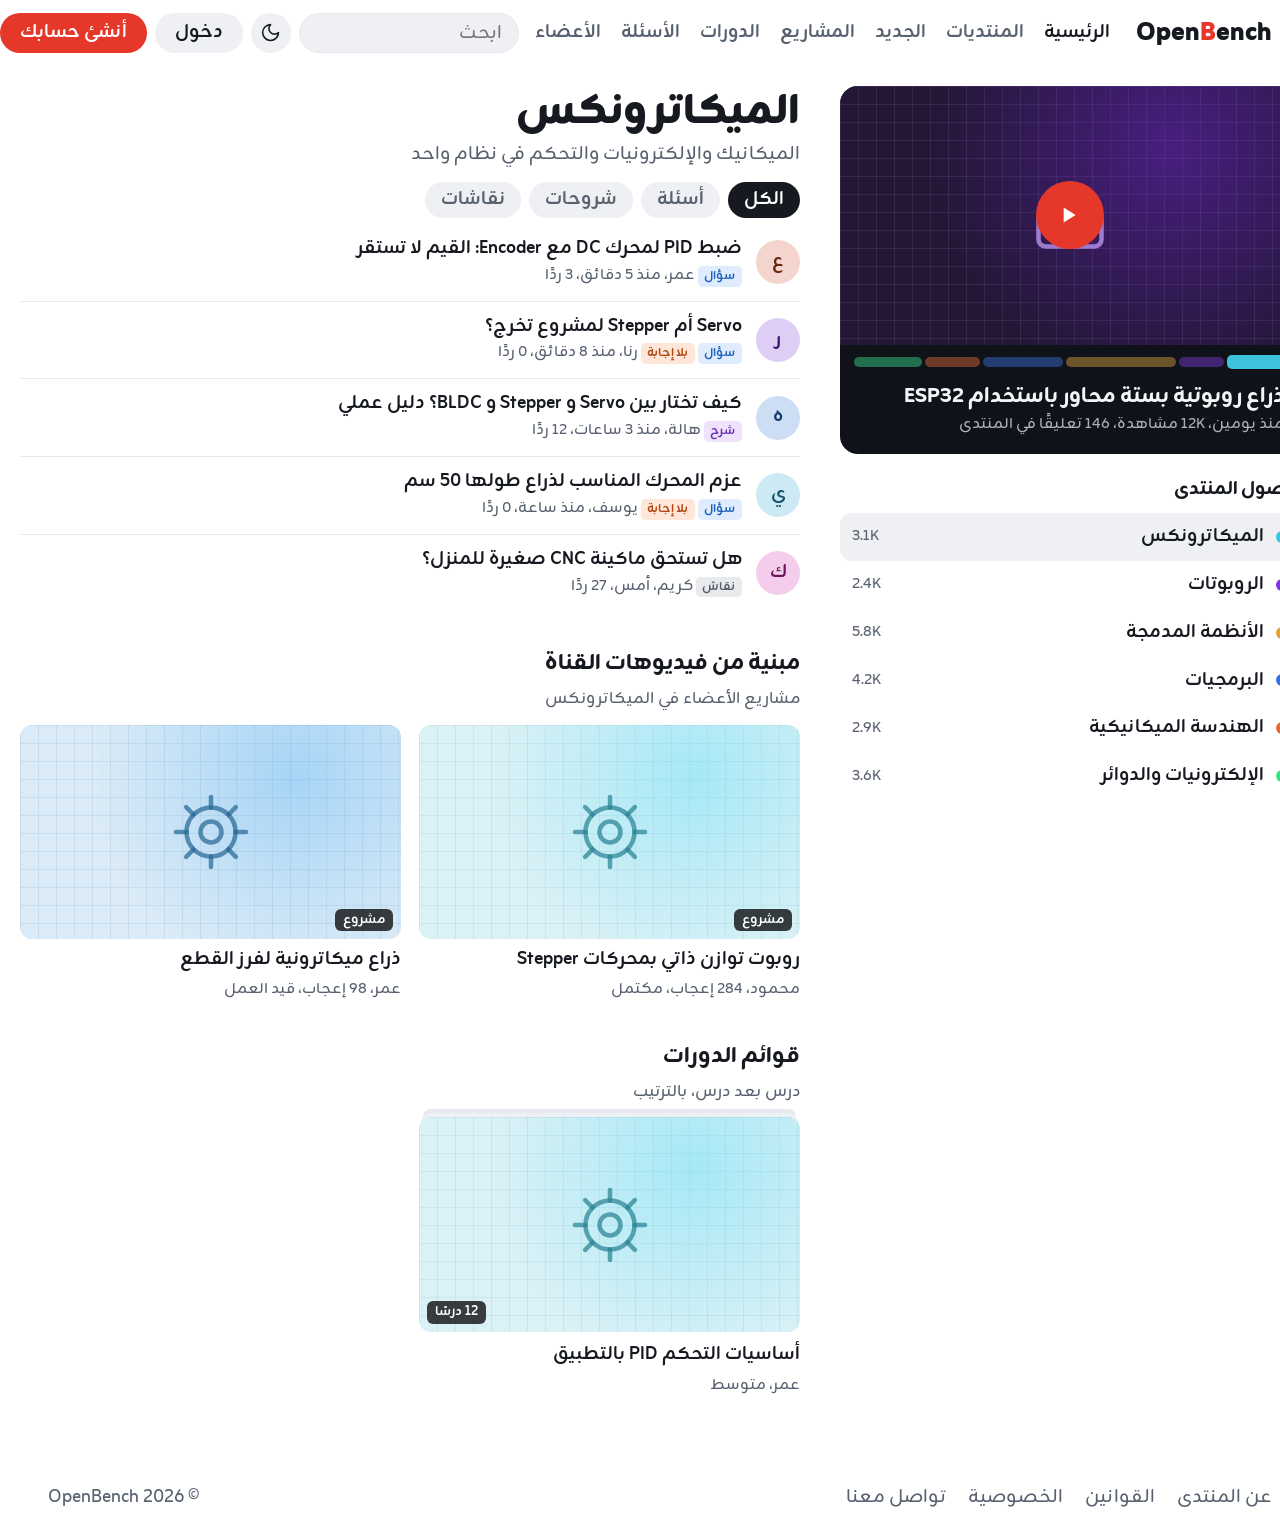
<file: demo-theme/14-channel-first.html>
<!doctype html>
<html lang="ar" dir="rtl" data-default="light">
<head>
<meta charset="utf-8">
<meta name="viewport" content="width=device-width, initial-scale=1">
<title>OpenBench | القناة أولًا</title>
<link rel="preconnect" href="https://fonts.googleapis.com"><link rel="preconnect" href="https://fonts.gstatic.com" crossorigin>
<link href="https://fonts.googleapis.com/css2?family=Zain:wght@300;400;700;800;900&display=swap" rel="stylesheet">
<link rel="stylesheet" href="shared/base.css">
<script src="shared/data.js"></script><script src="shared/core.js"></script>
<style>
:root{--bg:#fff;--ink:#161a20;--soft:#586170;--line:#e6e9ee;--gray:#eef0f3;--red:#e5372a;--red-ink:#fff;--player:#0f1218;--player-ink:#f2f4f7;--focus:#e5372a;--f:"Zain",sans-serif}
html[data-theme=dark]{--bg:#0b0d11;--ink:#f0f2f5;--soft:#9ca4b0;--line:#222730;--gray:#171b21;--red:#ff5446;--red-ink:#1a0603;--player:#161a21;--player-ink:#f2f4f7;--focus:#ff5446}
body{background:var(--bg);color:var(--ink);font:400 1.1rem/1.7 var(--f)}
.wrap{max-width:1320px;margin:auto;padding:0 28px}
.top .wrap{display:flex;align-items:center;gap:16px;min-height:66px}
.logo{font:900 1.6rem var(--f);direction:ltr}
.logo i{font-style:normal;color:var(--red)}
.top nav{display:flex;gap:4px 20px;color:var(--soft);font-weight:700;margin-inline-start:10px}
.top nav a:hover,.top nav a[aria-current]{color:var(--ink)}
.tools{display:flex;gap:8px;margin-inline-start:auto;align-items:center}
.tools input{width:220px;height:40px;padding:0 16px;border-radius:20px;border:1px solid var(--line);background:var(--gray)}
.ib{display:grid;place-items:center;width:40px;height:40px;border-radius:50%;background:var(--gray)}
.btn{display:inline-flex;align-items:center;height:40px;padding:0 20px;border-radius:20px;font-weight:700;white-space:nowrap}
.btn-r{background:var(--red);color:var(--red-ink)}.btn-g{background:var(--gray)}
.layout{display:grid;grid-template-columns:minmax(340px,460px) minmax(0,1fr);gap:40px;align-items:start;padding:20px 0 60px}
.left{position:sticky;top:16px;display:flex;flex-direction:column;gap:14px}
.player{border-radius:18px;background:var(--player);color:var(--player-ink);overflow:hidden}
.screen{position:relative;display:block}
.screen .cover{aspect-ratio:16/9}
html[data-theme=light] .player .cover{color:hsl(var(--h) 80% 78%/.75);background:radial-gradient(circle at 72% 24%,hsl(var(--h) 85% 55%/.4),transparent 62%),linear-gradient(hsl(var(--h) 60% 72%/.13) 1px,transparent 1px) 0 0/18px 18px,linear-gradient(90deg,hsl(var(--h) 60% 72%/.13) 1px,transparent 1px) 0 0/18px 18px,hsl(var(--h) 40% 15%)}
.screen .cover .ic{width:22%}
.play{position:absolute;inset:0;margin:auto;display:grid;place-items:center;width:68px;height:68px;border-radius:50%;background:var(--red);color:var(--red-ink);transition:transform .15s}
.screen:hover .play{transform:scale(1.08)}
.play .ic{width:26px;height:26px;translate:-2px 0}
.timeline{display:flex;gap:3px;padding:12px 14px 0;direction:rtl}
.seg{height:10px;border-radius:5px;background:hsl(var(--h) 70% 55%);opacity:.45;transition:opacity .15s,height .15s;position:relative}
.seg:hover{opacity:.8}
.seg.is-on{opacity:1;height:14px;margin-top:-2px}
.pinfo{padding:12px 16px 16px}
.pinfo h1{font:800 1.3rem/1.5 var(--f)}
.pinfo p{color:#aab2be;font-size:.95rem}
.chapters{list-style:none}
.chapters h2{font:800 1.15rem var(--f);margin:6px 2px 8px}
.chap{display:flex;align-items:center;gap:12px;width:100%;padding:9px 12px;border-radius:12px;text-align:start;font-weight:700}
.chap:hover{background:var(--gray)}
.chap.is-on{background:var(--gray);box-shadow:inset -4px 0 0 hsl(var(--h) 75% 52%)}
.chap .dot{width:12px;height:12px;border-radius:50%;background:hsl(var(--h) 75% 55%)}
.chap small{margin-inline-start:auto;color:var(--soft);font-weight:400}
.right h2.ct{font:900 clamp(1.8rem,3.4vw,2.6rem)/1.3 var(--f)}
.right .sub{color:var(--soft);margin-bottom:12px}
.chips{display:flex;flex-wrap:wrap;gap:8px;margin:12px 0 6px}
.chip{padding:3px 16px;border-radius:999px;background:var(--gray);font-weight:700;color:var(--soft)}
.chip:hover{color:var(--ink)}
.chip.is-on{background:var(--ink);color:var(--bg)}
.threads li a{display:grid;grid-template-columns:44px minmax(0,1fr);gap:14px;padding:12px 0;border-top:1px solid var(--line);align-items:center}
.threads li:first-child a{border-top:0}
.threads b{font-weight:700;font-size:1.12rem;line-height:1.5;display:block}
.threads a:hover b{color:var(--red)}
.m{color:var(--soft);font-size:.95rem}
.right h3{font:800 1.4rem var(--f);margin:34px 0 4px}
.right h3+p{color:var(--soft);margin-bottom:12px;font-size:.98rem}
.thumbs{display:grid;grid-template-columns:repeat(2,minmax(0,1fr));gap:18px}
.th .cover{aspect-ratio:16/9;border-radius:12px;position:relative}
.th a{display:block}
.thumbs .bd{position:absolute;bottom:8px;inset-inline-start:8px;padding:0 8px;border-radius:6px;background:rgba(0,0,0,.75);color:#fff;font-size:.82rem;font-weight:700}
.th b{display:block;margin-top:8px;font-weight:700;line-height:1.5}
.th a:hover b{color:var(--red)}
.pl .cover{aspect-ratio:16/9;border-radius:12px;position:relative;box-shadow:0 -6px 0 -2px var(--gray),0 -12px 0 -4px var(--line)}
.empty{padding:18px 0;color:var(--soft)}
.faces{display:flex;flex-wrap:wrap;gap:6px;margin-top:8px}
.foot .wrap{display:flex;flex-wrap:wrap;gap:8px 22px;min-height:76px;align-items:center;color:var(--soft)}
.foot span{margin-inline-start:auto}
@media (max-width:980px){.layout{grid-template-columns:1fr}.left{position:static}.top nav,.tools input{display:none}}
@media (max-width:600px){.wrap{padding:0 16px}.thumbs{grid-template-columns:1fr}.tools .btn-g{display:none}}
</style>
</head>
<body>
<header class="top"><div class="wrap">
  <a class="logo" href="#">Open<i>B</i>ench</a><nav aria-label="التنقل الرئيسي" id="nav"></nav>
  <div class="tools"><input type="search" placeholder="ابحث" aria-label="بحث"><button class="ib" data-theme-toggle type="button"></button><a class="btn btn-g" href="#">دخول</a><a class="btn btn-r" href="#">أنشئ حسابك</a></div>
</div></header>
<main class="wrap layout">
  <div class="left">
    <section class="player" aria-label="أحدث فيديو على القناة">
      <a class="screen" href="#" id="scr" aria-label="شاهد الفيديو"></a>
      <div class="timeline" id="tl" aria-label="فصول الفيديو بحسب المجال"></div>
      <div class="pinfo" id="pinfo"></div>
    </section>
    <nav class="chapters" aria-label="الفصول"><h2>فصول المنتدى</h2><div id="chaps" role="tablist" aria-orientation="vertical"></div></nav>
  </div>
  <section class="right" id="right" aria-live="polite"></section>
</main>
<footer class="foot"><div class="wrap"><a href="#">عن المنتدى</a><a href="#">القوانين</a><a href="#">الخصوصية</a><a href="#">تواصل معنا</a><span>© 2026 OpenBench</span></div></footer>
<script>
OB.ready(function(){
  var D=OB.D,$=OB.$,v=D.video;
  $('#nav').innerHTML=OB.nav(0);
  $('#scr').innerHTML=OB.cover(v)+'<span class="play">'+OB.icon('play')+'</span>';
  $('#pinfo').innerHTML='<h1>'+v.title+'</h1><p>'+v.ago+'، '+v.views+' مشاهدة، '+v.comments+' تعليقًا في المنتدى</p>';
  // The timeline is split by topic count; each segment and each chapter picks a field.
  var tot=D.fields.reduce(function(a,f){return a+parseFloat(f.topics);},0);
  $('#tl').innerHTML=D.fields.map(function(f){return '<button type="button" class="seg" data-field="'+f.id+'" style="--h:'+f.h+';flex:'+parseFloat(f.topics)/tot+'" aria-label="'+f.name+'"></button>';}).join('');
  $('#chaps').innerHTML=D.fields.map(function(f){return '<button type="button" role="tab" class="chap" data-field="'+f.id+'" style="--h:'+f.h+'"><span class="dot"></span>'+f.name+'<small>'+f.topics+'</small></button>';}).join('');
  var both=document.querySelector('.left');OB.group(both,'data-field','field');
  OB.bindKinds($('#right'));

  OB.on(function(s){
    var f=OB.field(s.field),th=OB.threads(s.field,s.kind),pr=OB.projects(s.field),co=OB.courses(s.field);
    $('#right').innerHTML='<h2 class="ct">'+f.name+'</h2><p class="sub">'+f.desc+'</p>'+OB.kindBar(s.kind)+
     '<ul class="threads">'+(th.map(function(t){return '<li><a href="#">'+OB.av(t.by,'44px')+'<div><b>'+t.title+'</b><div class="m">'+OB.kindTags(t)+' '+t.by+'، '+t.ago+'، '+t.r+' ردًا</div></div></a></li>';}).join('')||'<li class="empty">لا توجد مشاركات من هذا النوع بعد.</li>')+'</ul>'+
     '<h3>مبنية من فيديوهات القناة</h3><p>مشاريع الأعضاء في '+f.name+'</p><div class="thumbs th">'+pr.map(function(p){return '<a href="#">'+OB.cover(p)+'<b>'+p.title+'</b><span class="m">'+p.by+'، '+p.likes+' إعجاب، '+p.st+'</span></a>';}).join('').replace(/<\/div><b>/g,'<span class="bd">'+'مشروع'+'</span></div><b>')+'</div>'+
     '<h3>قوائم الدورات</h3><p>درس بعد درس، بالترتيب</p><div class="thumbs pl">'+co.map(function(c){return '<a href="#">'+OB.cover(c).replace('</div>','<span class="bd" style="inset-inline-end:8px;inset-inline-start:auto">'+c.n+' درسًا</span></div>')+'<b style="display:block;margin-top:8px;font-weight:700">'+c.title+'</b><span class="m">'+c.by+'، '+c.level+'</span></a>';}).join('')+'</div>';
  });
});
</script>
</body>
</html>
</file>
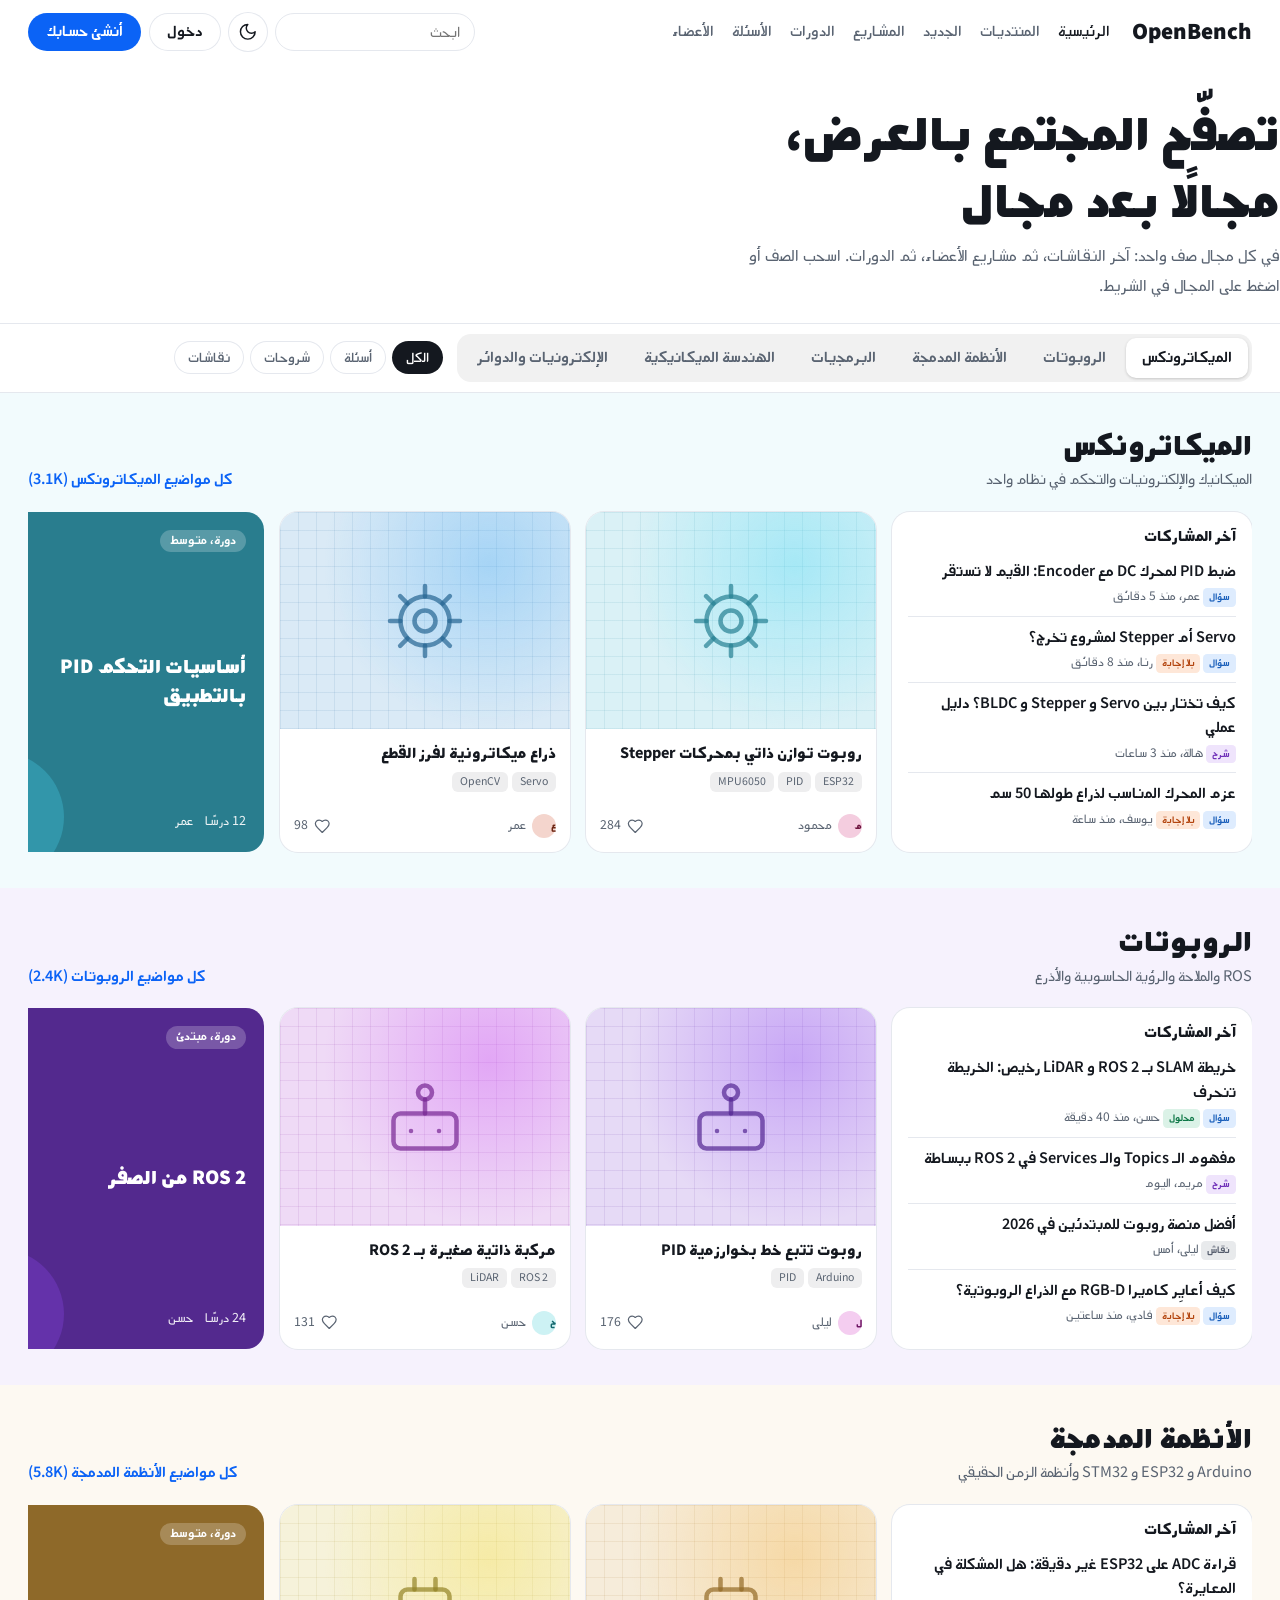
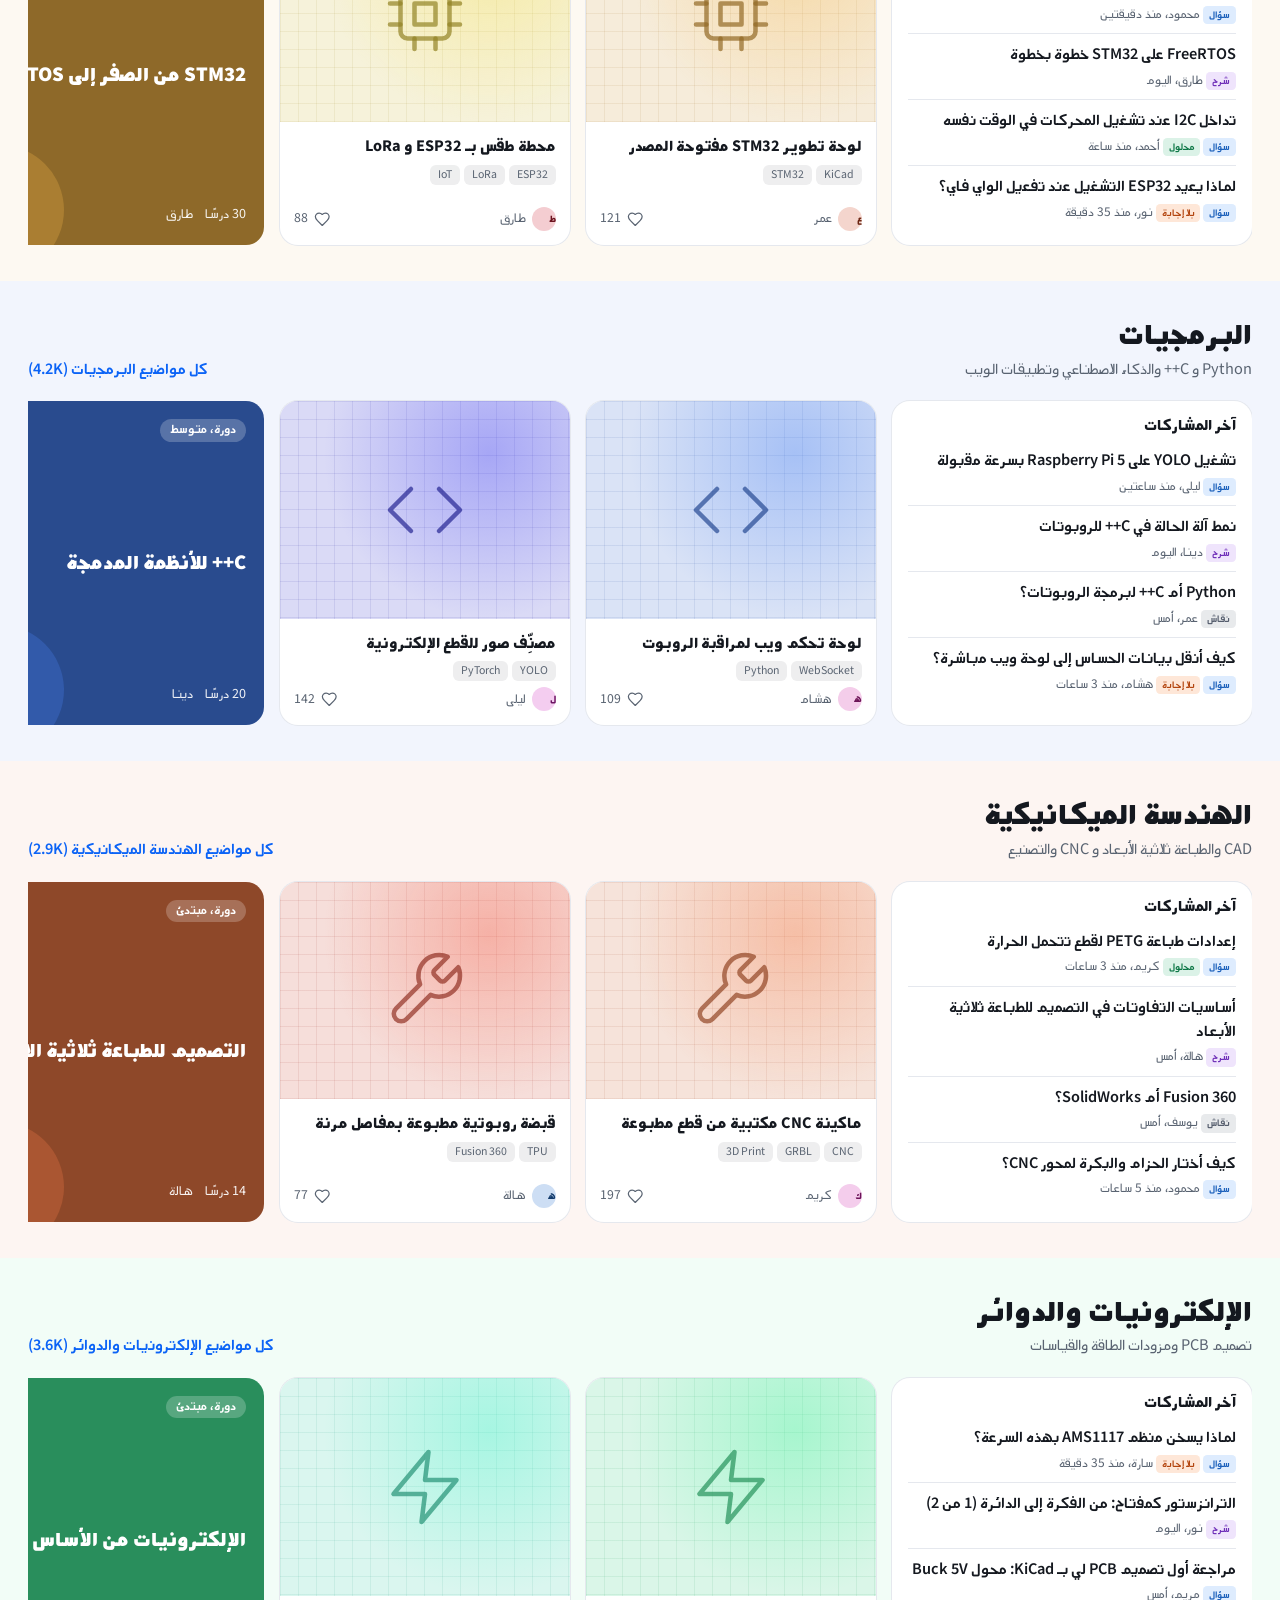
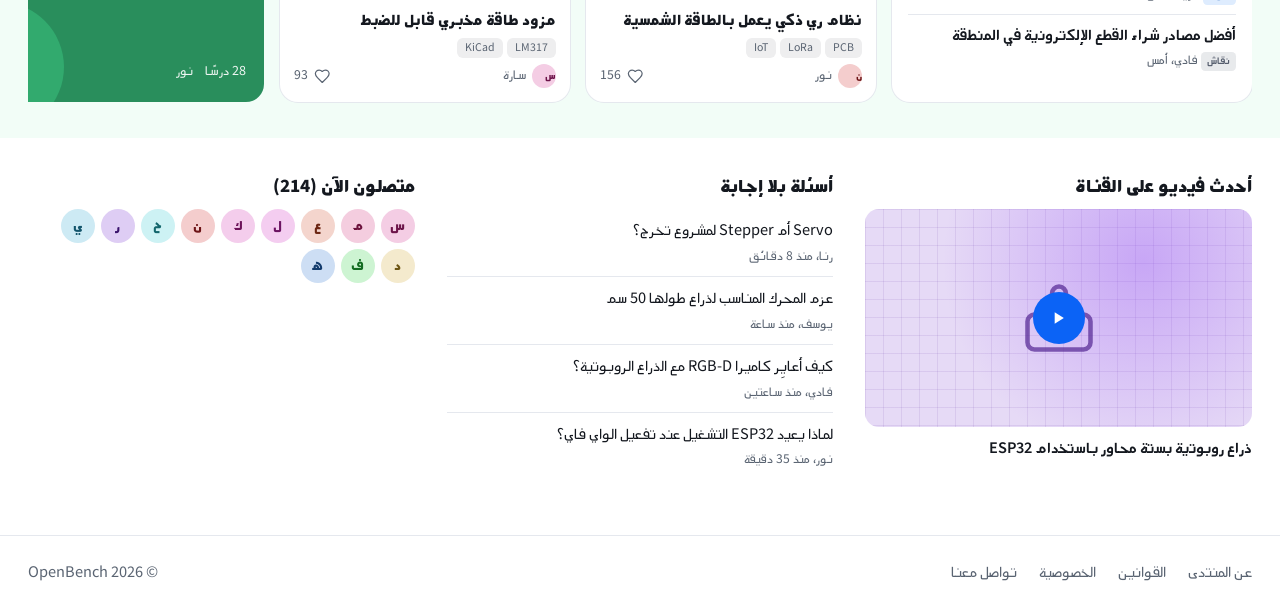
<file: demo-theme/15-rails.html>
<!doctype html>
<html lang="ar" dir="rtl" data-default="light">
<head>
<meta charset="utf-8">
<meta name="viewport" content="width=device-width, initial-scale=1">
<title>OpenBench | صفوف أفقية</title>
<link rel="preconnect" href="https://fonts.googleapis.com"><link rel="preconnect" href="https://fonts.gstatic.com" crossorigin>
<link href="https://fonts.googleapis.com/css2?family=Mada:wght@300;400;500;600;700;900&display=swap" rel="stylesheet">
<link rel="stylesheet" href="shared/base.css">
<script src="shared/data.js"></script><script src="shared/core.js"></script>
<style>
:root{--bg:#fff;--ink:#14181f;--soft:#5a6472;--line:#e5e8ee;--blue:#0b63f6;--blue-ink:#fff;--card:#fff;--bar:rgba(255,255,255,.88);--focus:#0b63f6;--f:"Mada",sans-serif}
html[data-theme=dark]{--bg:#0c0e12;--ink:#f0f2f6;--soft:#a0a8b4;--line:#242932;--blue:#5b9bff;--blue-ink:#06142e;--card:#171b22;--bar:rgba(12,14,18,.88);--focus:#5b9bff}
body{background:var(--bg);color:var(--ink);font:400 1.02rem/1.7 var(--f)}
.wrap{max-width:1320px;margin:auto;padding:0 28px}
.top .wrap{display:flex;align-items:center;gap:14px;min-height:64px}
.logo{font:900 1.45rem var(--f);direction:ltr}
.top nav{display:flex;gap:4px 18px;color:var(--soft);font-weight:500;margin-inline-start:8px}
.top nav a:hover,.top nav a[aria-current]{color:var(--ink)}
.tools{display:flex;gap:8px;margin-inline-start:auto;align-items:center}
.tools input{width:200px;height:38px;padding:0 14px;border-radius:19px;border:1px solid var(--line);background:var(--card)}
.ib{display:grid;place-items:center;width:38px;height:38px;border-radius:50%;box-shadow:0 0 0 1px var(--line)}
.btn{display:inline-flex;align-items:center;height:38px;padding:0 18px;border-radius:19px;font-weight:600;white-space:nowrap}
.btn-b{background:var(--blue);color:var(--blue-ink)}.btn-g{box-shadow:inset 0 0 0 1px var(--line)}
.hero{padding:38px 0 22px}
.hero h1{font:900 clamp(1.9rem,4.4vw,3.2rem)/1.3 var(--f);max-width:20ch}
.hero p{color:var(--soft);max-width:60ch;font-size:1.1rem;margin-top:6px}
.sticky{position:sticky;top:0;z-index:20;background:var(--bar);backdrop-filter:blur(12px);border-block:1px solid var(--line)}
.sticky .wrap{display:flex;align-items:center;gap:14px;padding-block:10px;flex-wrap:wrap}
.segbar{display:flex;gap:4px;padding:4px;border-radius:14px;background:color-mix(in srgb,var(--ink) 6%,transparent);overflow-x:auto;scrollbar-width:none}
.sgb{padding:6px 16px;border-radius:10px;font-weight:600;white-space:nowrap;color:var(--soft)}
.sgb:hover{color:var(--ink)}
.sgb.is-on{background:var(--card);color:var(--ink);box-shadow:0 1px 3px rgba(0,0,0,.18)}
.chips{display:flex;gap:6px;margin-inline-start:auto;flex-wrap:wrap}
.chip{padding:4px 14px;border-radius:999px;box-shadow:inset 0 0 0 1px var(--line);font-weight:500;color:var(--soft);font-size:.92rem}
.chip.is-on{background:var(--ink);color:var(--bg);box-shadow:none}
.band{padding:34px 0 18px;background:hsl(var(--hh) 75% 97%)}
html[data-theme=dark] .band{background:hsl(var(--hh) 28% 10%)}
.band+.band{border-top:1px solid transparent}
.head{display:flex;align-items:end;justify-content:space-between;gap:16px;margin-bottom:14px}
.head h2{font:900 1.9rem/1.3 var(--f)}
.head p{color:var(--soft)}
.head a{color:var(--blue);font-weight:600;white-space:nowrap}
.rail{display:flex;gap:16px;overflow-x:auto;scroll-snap-type:x proximity;padding:4px 2px 18px;scrollbar-width:thin}
.rail>*{scroll-snap-align:start;flex:none}
.list{width:min(360px,86vw);padding:14px 16px;border-radius:18px;background:var(--card);box-shadow:0 0 0 1px var(--line)}
.list h3{font:700 1rem var(--f);margin-bottom:4px}
.list li a{display:block;padding:8px 0;border-top:1px solid var(--line);line-height:1.5}
.list li:first-child a{border-top:0}
.list li a:hover b{color:var(--blue)}
.list b{font-weight:600;display:block}
.list .m{font-size:.84rem;color:var(--soft)}
.pc{width:min(290px,76vw);display:flex;flex-direction:column;border-radius:18px;overflow:hidden;background:var(--card);box-shadow:0 0 0 1px var(--line)}
.pc .cover{aspect-ratio:4/3}
.pc .b{padding:12px 14px 14px;display:flex;flex-direction:column;gap:6px;flex:1}
.pc b{font-weight:700;line-height:1.5}
.tg{display:flex;flex-wrap:wrap;gap:4px}.tg i{font-style:normal;font-size:.74rem;padding:0 8px;border-radius:6px;background:color-mix(in srgb,var(--ink) 7%,transparent);color:var(--soft);direction:ltr}
.pc .f{margin-top:auto;display:flex;justify-content:space-between;align-items:center;color:var(--soft);font-size:.86rem}
.pc .f span{display:flex;gap:6px;align-items:center}
.pc:hover{box-shadow:0 0 0 2px var(--blue)}
.cc{width:min(300px,80vw);display:flex;flex-direction:column;justify-content:space-between;gap:20px;padding:18px;border-radius:18px;color:#fff;background:hsl(var(--h) 55% 36%);position:relative;overflow:hidden}
.cc::after{content:"";position:absolute;inset-inline-end:-30px;bottom:-30px;width:130px;height:130px;border-radius:50%;background:hsl(var(--h) 80% 60%/.3)}
.cc b{font:900 1.3rem/1.4 var(--f);position:relative;z-index:1}
.cc .m{position:relative;z-index:1;display:flex;flex-wrap:wrap;gap:4px 12px;font-size:.88rem;opacity:.92}
.cc .lv{align-self:flex-start;padding:0 10px;border-radius:999px;background:rgba(255,255,255,.22);font-weight:600;font-size:.82rem}
.cc:hover{filter:brightness(1.1)}
.empty{padding:14px 0;color:var(--soft)}
.under{padding:36px 0 56px}
.under .wrap{display:grid;grid-template-columns:repeat(3,minmax(0,1fr));gap:32px}
.under h2{font:800 1.2rem var(--f);margin-bottom:10px}
.under li a{display:block;padding:8px 0;border-top:1px solid var(--line)}
.under li:first-child a{border-top:0}
.under small{display:block;color:var(--soft)}
.vid{position:relative;display:block}.vid .cover{aspect-ratio:16/9;border-radius:14px}
.play{position:absolute;inset:0;margin:auto;display:grid;place-items:center;width:52px;height:52px;border-radius:50%;background:var(--blue);color:var(--blue-ink)}
.play .ic{width:20px;height:20px;translate:-1px 0}
.faces{display:flex;flex-wrap:wrap;gap:6px}
.foot{border-top:1px solid var(--line)}
.foot .wrap{display:flex;flex-wrap:wrap;gap:8px 22px;min-height:72px;align-items:center;color:var(--soft)}
.foot span{margin-inline-start:auto}
@media (max-width:900px){.top nav,.tools input{display:none}.under .wrap{grid-template-columns:1fr}.chips{margin-inline-start:0}}
@media (max-width:600px){.wrap{padding:0 16px}.tools .btn-g{display:none}.head{flex-direction:column;align-items:start;gap:2px}}
</style>
</head>
<body>
<header class="top"><div class="wrap">
  <a class="logo" href="#">OpenBench</a><nav aria-label="التنقل الرئيسي" id="nav"></nav>
  <div class="tools"><input type="search" placeholder="ابحث" aria-label="بحث"><button class="ib" data-theme-toggle type="button"></button><a class="btn btn-g" href="#">دخول</a><a class="btn btn-b" href="#">أنشئ حسابك</a></div>
</div></header>
<section class="hero wrap"><h1>تصفّح المجتمع بالعرض، مجالًا بعد مجال</h1><p>في كل مجال صف واحد: آخر النقاشات، ثم مشاريع الأعضاء، ثم الدورات. اسحب الصف أو اضغط على المجال في الشريط.</p></section>
<div class="sticky"><div class="wrap">
  <div class="segbar" id="seg" aria-label="المجالات"></div>
  <div id="kb"></div>
</div></div>
<main id="rows"></main>
<section class="under"><div class="wrap" id="under"></div></section>
<footer class="foot"><div class="wrap"><a href="#">عن المنتدى</a><a href="#">القوانين</a><a href="#">الخصوصية</a><a href="#">تواصل معنا</a><span>© 2026 OpenBench</span></div></footer>
<script>
OB.ready(function(){
  var D=OB.D,$=OB.$,lock=0;
  $('#nav').innerHTML=OB.nav(0);
  $('#seg').innerHTML=D.fields.map(function(f){return '<button type="button" class="sgb" data-field="'+f.id+'">'+f.name+'</button>';}).join('');
  // Clicking a field scrolls to its row; scrolling past a row updates the picker.
  OB.group($('#seg'),'data-field','field',function(id){
    lock=Date.now();OB.set({field:id});
    document.getElementById('row-'+id).scrollIntoView({block:'start'});
  });
  $('#kb').innerHTML=OB.kindBar(OB.state.kind);OB.bindKinds($('#kb'));

  function row(f,k){
    var th=OB.threads(f.id,k).slice(0,4),pr=OB.projects(f.id),co=OB.courses(f.id);
    return '<section class="band" id="row-'+f.id+'" data-row="'+f.id+'" style="--hh:'+f.h+'"><div class="wrap"><div class="head"><div><h2>'+f.name+'</h2><p>'+f.desc+'</p></div><a href="#">كل مواضيع '+f.name+' ('+f.topics+')</a></div>'+
     '<div class="rail"><div class="list"><h3>آخر المشاركات</h3><ul>'+(th.map(function(t){return '<li><a href="#"><b>'+t.title+'</b><span class="m">'+OB.kindTags(t)+' '+t.by+'، '+t.ago+'</span></a></li>';}).join('')||'<li class="empty">لا توجد مشاركات من هذا النوع.</li>')+'</ul></div>'+
     pr.map(function(p){return '<a class="pc" href="#">'+OB.cover(p)+'<div class="b"><b>'+p.title+'</b><div class="tg">'+p.tags.map(function(x){return '<i>'+x+'</i>';}).join('')+'</div><div class="f"><span>'+OB.av(p.by,'24px')+p.by+'</span><span>'+OB.icon('heart')+' '+p.likes+'</span></div></div></a>';}).join('')+
     co.map(function(c){return '<a class="cc" href="#" style="--h:'+c.h+'"><span class="lv">دورة، '+c.level+'</span><b>'+c.title+'</b><div class="m"><span>'+c.n+' درسًا</span><span>'+c.by+'</span></div></a>';}).join('')+
     '</div></div></section>';
  }
  OB.on(function(s){
    // re-render rows only when the kind filter changes (field changes just scroll)
    if(row.k!==s.kind){row.k=s.kind;$('#rows').innerHTML=D.fields.map(function(f){return row(f,s.kind);}).join('');$('#kb').innerHTML=OB.kindBar(s.kind);observe();}
  });
  var io;
  function observe(){
    if(io)io.disconnect();
    io=new IntersectionObserver(function(es){es.forEach(function(e){if(e.isIntersecting&&Date.now()-lock>900&&OB.state.field!==e.target.dataset.row)OB.set({field:e.target.dataset.row});});},{rootMargin:'-45% 0px -50% 0px'});
    OB.$$('[data-row]').forEach(function(r){io.observe(r);});
  }
  var v=D.video;
  $('#under').innerHTML='<div><h2>أحدث فيديو على القناة</h2><a class="vid" href="#">'+OB.cover(v)+'<span class="play">'+OB.icon('play')+'</span></a><p style="margin-top:8px;font-weight:600">'+v.title+'</p></div>'+
   '<div><h2>أسئلة بلا إجابة</h2><ul>'+OB.unanswered(4).map(function(t){return '<li><a href="#">'+t.title+'<small>'+t.by+'، '+t.ago+'</small></a></li>';}).join('')+'</ul></div>'+
   '<div><h2>متصلون الآن ('+D.stats.online+')</h2><div class="faces">'+D.online.map(function(n){return OB.av(n,'34px');}).join('')+'</div></div>';
});
</script>
</body>
</html>
</file>
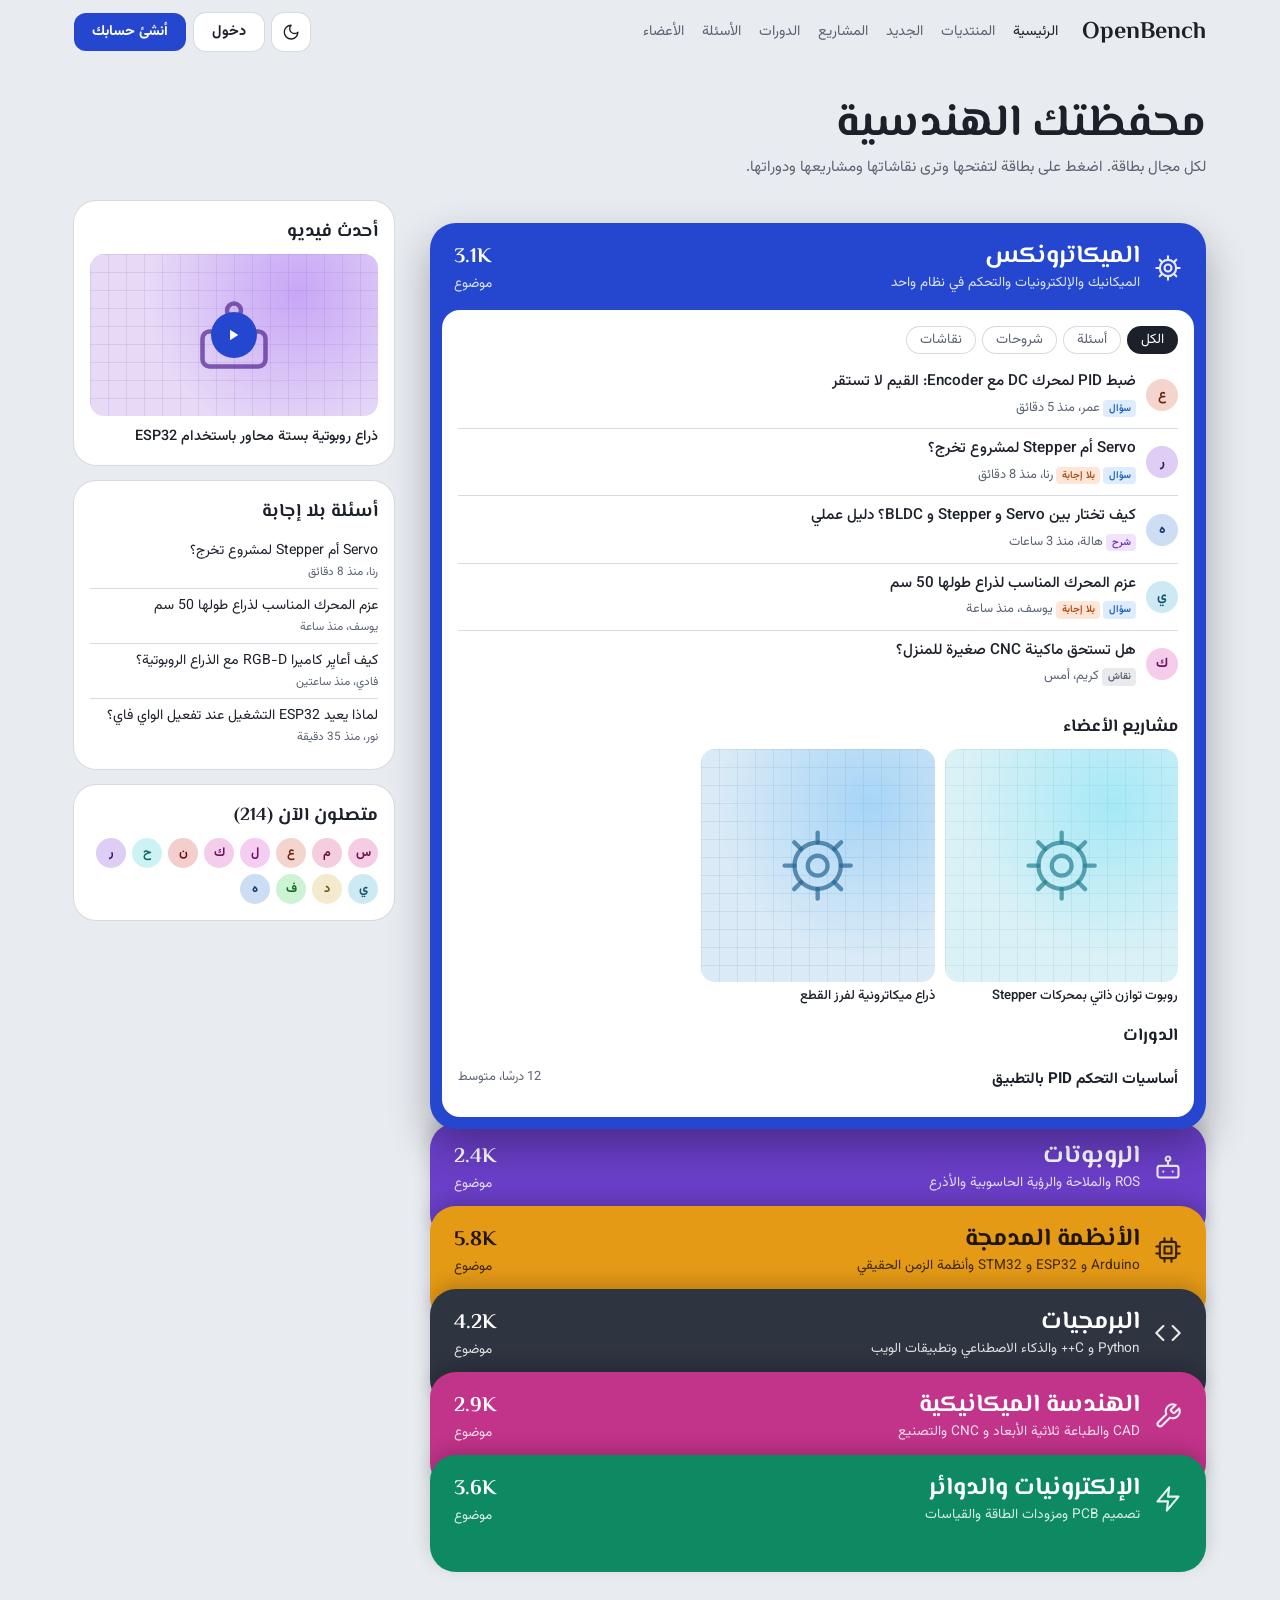
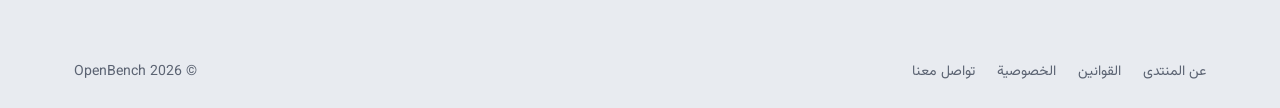
<file: demo-theme/16-wallet.html>
<!doctype html>
<html lang="ar" dir="rtl" data-default="light">
<head>
<meta charset="utf-8">
<meta name="viewport" content="width=device-width, initial-scale=1">
<title>OpenBench | بطاقات المجالات</title>
<link rel="preconnect" href="https://fonts.googleapis.com"><link rel="preconnect" href="https://fonts.gstatic.com" crossorigin>
<link href="https://fonts.googleapis.com/css2?family=El+Messiri:wght@500;600;700&family=Vazirmatn:wght@300;400;500;700&display=swap" rel="stylesheet">
<link rel="stylesheet" href="shared/base.css">
<script src="shared/data.js"></script><script src="shared/core.js"></script>
<style>
:root{--bg:#e8ebf0;--ink:#1c2029;--soft:#5b6372;--panel:#fff;--line:#d6dae2;--focus:#2547d0;--accent:#2547d0;--accent-ink:#fff;--fh:"El Messiri",serif;--f:"Vazirmatn",sans-serif}
html[data-theme=dark]{--bg:#0f1115;--ink:#eef0f4;--soft:#a1a8b4;--panel:#1a1d24;--line:#2a2f38;--focus:#8ea4ff;--accent:#8ea4ff;--accent-ink:#0a1030}
body{background:var(--bg);color:var(--ink);font:400 .95rem/1.75 var(--f)}
.wrap{max-width:1180px;margin:auto;padding:0 24px}
.top .wrap{display:flex;align-items:center;gap:14px;min-height:64px}
.logo{font:700 1.5rem var(--fh);direction:ltr}
.top nav{display:flex;gap:4px 18px;color:var(--soft);margin-inline-start:10px;font-size:.9rem}
.top nav a:hover,.top nav a[aria-current]{color:var(--ink)}
.tools{display:flex;gap:8px;margin-inline-start:auto;align-items:center}
.ib{display:grid;place-items:center;width:38px;height:38px;border-radius:12px;background:var(--panel);box-shadow:0 0 0 1px var(--line)}
.btn{display:inline-flex;align-items:center;height:38px;padding:0 18px;border-radius:12px;font-weight:700;white-space:nowrap;font-size:.9rem}
.btn-a{background:var(--accent);color:var(--accent-ink)}.btn-g{background:var(--panel);box-shadow:0 0 0 1px var(--line)}
.hello{padding:30px 0 20px}
.hello h1{font:700 clamp(1.9rem,4vw,2.8rem)/1.35 var(--fh)}
.hello p{color:var(--soft);max-width:56ch}
.grid{display:grid;grid-template-columns:minmax(0,1fr) 320px;gap:36px;align-items:start;padding-bottom:64px}
.stack{padding-top:8px}
.card{position:relative;border-radius:26px;background:var(--c);color:var(--ci);box-shadow:0 -6px 18px rgba(0,0,0,.18);transition:margin .3s}
.card+.card{margin-top:-34px}
.card:not(.is-on){cursor:pointer}
.card.is-on{z-index:5;margin-block:14px;box-shadow:0 18px 40px rgba(0,0,0,.3)}
.card.is-on+.card{margin-top:-20px}
.hd{display:flex;align-items:center;gap:14px;width:100%;padding:18px 24px 46px;text-align:start;border-radius:26px}
.card.is-on .hd{padding-bottom:16px}
.hd .ic{width:28px;height:28px;opacity:.9}
.hd h2{font:700 1.55rem/1.2 var(--fh)}
.hd small{display:block;font:400 .85rem var(--f);opacity:.85}
.hd .n{margin-inline-start:auto;text-align:end;font:700 1.3rem var(--fh)}
.hd .n small{font-weight:400}
.bd{display:grid;grid-template-rows:0fr;transition:grid-template-rows .35s ease}
.card.is-on .bd{grid-template-rows:1fr}
.bd>div{overflow:hidden}
.in{margin:0 12px 12px;padding:16px;border-radius:18px;background:var(--panel);color:var(--ink)}
.chips{display:flex;flex-wrap:wrap;gap:6px;margin-bottom:8px}
.chip{padding:2px 14px;border-radius:999px;box-shadow:inset 0 0 0 1px var(--line);font-size:.86rem;color:var(--soft)}
.chip.is-on{background:var(--ink);color:var(--panel);box-shadow:none}
.th li a{display:flex;gap:10px;align-items:center;padding:8px 0;border-top:1px solid var(--line)}
.th li:first-child a{border-top:0}
.th b{display:block;font-weight:500;line-height:1.55}
.th a:hover b{color:var(--accent)}
.m{font-size:.8rem;color:var(--soft)}
.in h3{font:700 1.1rem var(--fh);margin:16px 0 8px}
.tiles{display:grid;grid-template-columns:repeat(3,minmax(0,1fr));gap:10px}
.tile{display:block}
.tile .cover{aspect-ratio:1;border-radius:14px}
.tile b{display:block;margin-top:5px;font-size:.82rem;font-weight:500;line-height:1.45}
.tile:hover b{color:var(--accent)}
.cl li a{display:flex;justify-content:space-between;gap:10px;padding:8px 0;border-top:1px solid var(--line)}
.cl li:first-child a{border-top:0}
.cl a:hover b{color:var(--accent)}
.empty{padding:10px 0;color:var(--soft)}
.side{display:flex;flex-direction:column;gap:16px;position:sticky;top:16px}
.box{padding:16px;border-radius:22px;background:var(--panel);box-shadow:0 0 0 1px var(--line)}
.box h2{font:700 1.15rem var(--fh);margin-bottom:8px}
.box li a{display:block;padding:7px 0;line-height:1.55;font-size:.88rem;border-top:1px solid var(--line)}
.box li:first-child a{border-top:0}
.box li a:hover{color:var(--accent)}
.box small{display:block;color:var(--soft)}
.vid{position:relative;display:block}.vid .cover{aspect-ratio:16/9;border-radius:14px}
.play{position:absolute;inset:0;margin:auto;display:grid;place-items:center;width:46px;height:46px;border-radius:50%;background:var(--accent);color:var(--accent-ink)}
.play .ic{width:18px;height:18px;translate:-1px 0}
.faces{display:flex;flex-wrap:wrap;gap:6px}
.foot .wrap{display:flex;flex-wrap:wrap;gap:8px 22px;min-height:72px;align-items:center;color:var(--soft);font-size:.88rem}
.foot span{margin-inline-start:auto}
@media (max-width:920px){.grid{grid-template-columns:1fr}.side{position:static}.top nav{display:none}}
@media (max-width:560px){.wrap{padding:0 14px}.hd{padding-inline:16px}.tiles{grid-template-columns:repeat(2,minmax(0,1fr))}.tools .btn-g{display:none}}
</style>
</head>
<body>
<header class="top"><div class="wrap">
  <a class="logo" href="#">OpenBench</a><nav aria-label="التنقل الرئيسي" id="nav"></nav>
  <div class="tools"><button class="ib" data-theme-toggle type="button"></button><a class="btn btn-g" href="#">دخول</a><a class="btn btn-a" href="#">أنشئ حسابك</a></div>
</div></header>
<main class="wrap">
  <section class="hello"><h1>محفظتك الهندسية</h1><p>لكل مجال بطاقة. اضغط على بطاقة لتفتحها وترى نقاشاتها ومشاريعها ودوراتها.</p></section>
  <div class="grid">
    <div class="stack" id="stack" aria-label="المجالات الهندسية"></div>
    <aside class="side" id="side"></aside>
  </div>
</main>
<footer class="foot"><div class="wrap"><a href="#">عن المنتدى</a><a href="#">القوانين</a><a href="#">الخصوصية</a><a href="#">تواصل معنا</a><span>© 2026 OpenBench</span></div></footer>
<script>
OB.ready(function(){
  var D=OB.D,$=OB.$;
  $('#nav').innerHTML=OB.nav(0);
  // Strong card colours per field; dark text on the amber card.
  var COL={mecha:['#2547d0','#fff'],robot:['#6b3fc9','#fff'],embed:['#e59a16','#1f1500'],soft:['#2e3440','#fff'],mech:['#c2338a','#fff'],elec:['#0e8a62','#fff']};
  var stack=$('#stack');
  stack.innerHTML=D.fields.map(function(f){return '<section class="card" data-card="'+f.id+'" style="--c:'+COL[f.id][0]+';--ci:'+COL[f.id][1]+'"><button type="button" class="hd" data-field="'+f.id+'" aria-expanded="false" aria-controls="b-'+f.id+'">'+OB.icon(f.icon)+'<span><h2>'+f.name+'</h2><small>'+f.desc+'</small></span><span class="n">'+f.topics+'<small> موضوع</small></span></button><div class="bd" id="b-'+f.id+'" role="region" aria-label="'+f.name+'"><div><div class="in"></div></div></div></section>';}).join('');
  OB.group(stack,'data-field','field');
  OB.bindKinds(stack);

  function body(f,k){
    var th=OB.threads(f.id,k),pr=OB.projects(f.id),co=OB.courses(f.id);
    return OB.kindBar(k)+'<ul class="th">'+(th.map(function(t){return '<li><a href="#">'+OB.av(t.by,'32px')+'<div><b>'+t.title+'</b><span class="m">'+OB.kindTags(t)+' '+t.by+'، '+t.ago+'</span></div></a></li>';}).join('')||'<li class="empty">لا توجد مشاركات من هذا النوع بعد.</li>')+'</ul>'+
     '<h3>مشاريع الأعضاء</h3><div class="tiles">'+pr.map(function(p){return '<a class="tile" href="#">'+OB.cover(p)+'<b>'+p.title+'</b></a>';}).join('')+'</div>'+
     '<h3>الدورات</h3><ul class="cl">'+co.map(function(c){return '<li><a href="#"><b>'+c.title+'</b><span class="m">'+c.n+' درسًا، '+c.level+'</span></a></li>';}).join('')+'</ul>';
  }
  OB.on(function(s){
    D.fields.forEach(function(f){
      var card=$('[data-card="'+f.id+'"]'),on=f.id===s.field,inner=$('.in',card),bd=$('.bd',card);
      card.classList.toggle('is-on',on);
      if(on){inner.innerHTML=body(f,s.kind);bd.removeAttribute('inert');}else bd.setAttribute('inert','');
    });
  });
  var v=D.video;
  $('#side').innerHTML='<section class="box"><h2>أحدث فيديو</h2><a class="vid" href="#">'+OB.cover(v)+'<span class="play">'+OB.icon('play')+'</span></a><p style="margin-top:8px;font-weight:500;font-size:.9rem">'+v.title+'</p></section>'+
    '<section class="box"><h2>أسئلة بلا إجابة</h2><ul>'+OB.unanswered(4).map(function(t){return '<li><a href="#">'+t.title+'<small>'+t.by+'، '+t.ago+'</small></a></li>';}).join('')+'</ul></section>'+
    '<section class="box"><h2>متصلون الآن ('+D.stats.online+')</h2><div class="faces">'+D.online.map(function(n){return OB.av(n,'30px');}).join('')+'</div></section>';
});
</script>
</body>
</html>
</file>
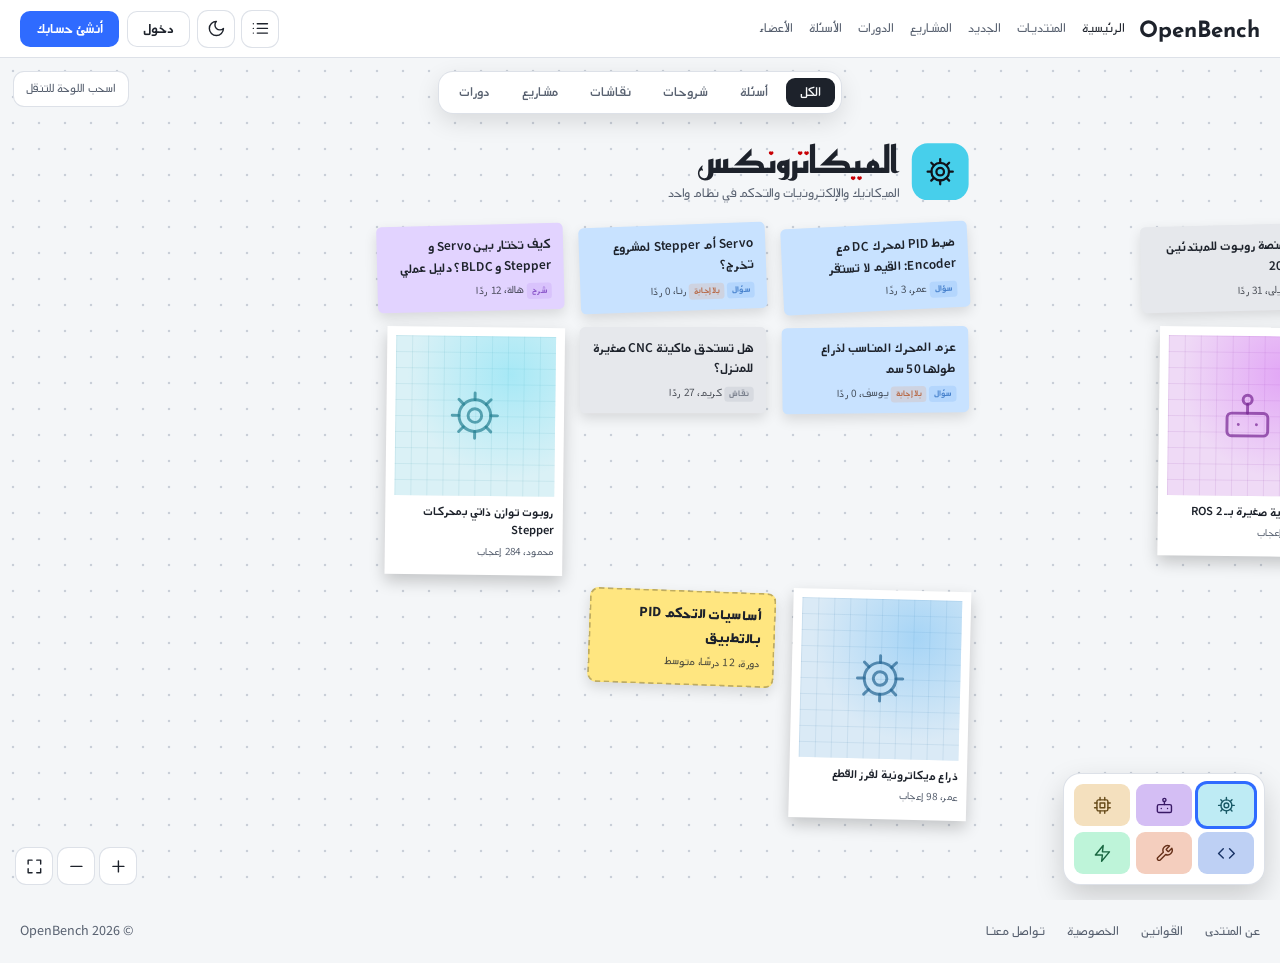
<file: demo-theme/17-canvas.html>
<!doctype html>
<html lang="ar" dir="rtl" data-default="light">
<head>
<meta charset="utf-8">
<meta name="viewport" content="width=device-width, initial-scale=1">
<title>OpenBench | اللوحة المفتوحة</title>
<link rel="preconnect" href="https://fonts.googleapis.com"><link rel="preconnect" href="https://fonts.gstatic.com" crossorigin>
<link href="https://fonts.googleapis.com/css2?family=Reem+Kufi+Fun:wght@500;700&family=Mada:wght@400;500;600;700&display=swap" rel="stylesheet">
<link rel="stylesheet" href="shared/base.css">
<script src="shared/data.js"></script><script src="shared/core.js"></script>
<style>
:root{--bg:#f4f6f8;--dot:#c9cfd8;--panel:#fff;--ink:#1d222b;--soft:#586170;--line:#dde1e8;--blue:#2f6bff;--blue-ink:#fff;--nq:#c8e2ff;--nt:#e2d3ff;--nd:#e6e8ec;--ny:#ffe680;--np:#ffc7d9;--ng:#c9f2d4;--note-ink:#1d222b;--focus:#2f6bff;--fh:"Reem Kufi Fun",sans-serif;--f:"Mada",sans-serif}
html[data-theme=dark]{--bg:#111318;--dot:#2c313b;--panel:#1b1f27;--ink:#eef0f4;--soft:#a2aab6;--line:#2c313b;--blue:#6c9bff;--blue-ink:#071433;--nq:#27415f;--nt:#3d2f61;--nd:#2c3038;--ny:#5e4f12;--np:#5e2a40;--ng:#1f4c33;--note-ink:#f2f4f7;--focus:#6c9bff}
body{background:var(--bg);color:var(--ink);font:400 .98rem/1.65 var(--f);overflow-x:hidden}
.top{display:flex;align-items:center;gap:14px;padding:0 20px;min-height:58px;background:var(--panel);border-bottom:1px solid var(--line);position:relative;z-index:30}
.logo{font:700 1.4rem var(--fh);direction:ltr}
.top nav{display:flex;gap:4px 16px;color:var(--soft);font-size:.88rem}
.top nav a:hover,.top nav a[aria-current]{color:var(--ink)}
.tools{display:flex;gap:8px;margin-inline-start:auto;align-items:center}
.ib{display:grid;place-items:center;width:36px;height:36px;border-radius:10px;box-shadow:0 0 0 1px var(--line);background:var(--panel)}
.ib[aria-pressed=true]{background:var(--blue);color:var(--blue-ink)}
.btn{display:inline-flex;align-items:center;height:36px;padding:0 16px;border-radius:10px;font-weight:600;white-space:nowrap;font-size:.9rem}
.btn-b{background:var(--blue);color:var(--blue-ink)}.btn-g{box-shadow:inset 0 0 0 1px var(--line)}
.stage{position:relative;height:calc(100dvh - 58px);min-height:520px;overflow:hidden;cursor:grab;touch-action:none;
  background:radial-gradient(circle,var(--dot) 1.4px,transparent 1.6px) 0 0/26px 26px,var(--bg)}
.stage.drag{cursor:grabbing}
.stage{direction:ltr}.stage>*{direction:rtl}
.board{position:absolute;left:0;top:0;width:2700px;height:1750px;transform-origin:0 0;transition:transform .6s cubic-bezier(.2,.8,.2,1)}
.stage.drag .board{transition:none}
.cl{position:absolute;width:760px;display:flex;flex-wrap:wrap;gap:18px;align-items:flex-start;align-content:flex-start;padding:10px}
.note{width:210px;padding:12px 14px;border-radius:6px;background:var(--bg-n,var(--nd));color:var(--note-ink);box-shadow:0 6px 14px rgba(0,0,0,.12);rotate:var(--r,0deg);font-size:.95rem;line-height:1.55;transition:opacity .25s,filter .25s}
.note.q{--bg-n:var(--nq)}.note.t{--bg-n:var(--nt)}.note.d{--bg-n:var(--nd)}
.note b{display:block;font-weight:600}
.note .m{display:block;margin-top:6px;font-size:.8rem;opacity:.75}
.note:hover{box-shadow:0 10px 22px rgba(0,0,0,.22)}
.note.dim,.pol.dim,.tick.dim{opacity:.22;filter:grayscale(1)}
.title{width:100%;display:flex;align-items:center;gap:14px;margin-bottom:4px}
.title .badge{display:grid;place-items:center;width:64px;height:64px;border-radius:18px;background:hsl(var(--h) 80% 60%);color:#10131a}
.title .badge .ic{width:34px;height:34px}
.title h2{font:700 2.6rem/1.2 var(--fh)}
.title p{color:var(--soft)}
.pol{width:200px;padding:10px 10px 14px;background:#fff;color:#1d222b;box-shadow:0 8px 18px rgba(0,0,0,.2);rotate:var(--r,0deg);transition:opacity .25s,filter .25s}
html[data-theme=dark] .pol{background:#f1f2f4}
.pol .cover{aspect-ratio:1}
.pol b{display:block;margin-top:8px;font-weight:600;font-size:.88rem;line-height:1.45}
.pol .m{font-size:.78rem;color:#586170}
.pol:hover{box-shadow:0 12px 26px rgba(0,0,0,.3)}
.tick{width:210px;padding:12px 14px;border-radius:10px;background:var(--ny);color:var(--note-ink);box-shadow:0 6px 14px rgba(0,0,0,.12);border:2px dashed rgba(0,0,0,.25);rotate:var(--r,0deg);transition:opacity .25s,filter .25s}
html[data-theme=dark] .tick{border-color:rgba(255,255,255,.3)}
.tick b{display:block;font-weight:700;font-size:1rem}.tick .m{font-size:.82rem;opacity:.8}
.mini{position:absolute;inset-block-end:16px;inset-inline-start:16px;z-index:10;padding:10px;border-radius:16px;background:var(--panel);box-shadow:0 0 0 1px var(--line),0 12px 30px rgba(0,0,0,.18);display:grid;grid-template-columns:repeat(3,1fr);gap:6px;cursor:default}
.mini button{display:grid;place-items:center;width:56px;height:42px;border-radius:9px;background:hsl(var(--h) 70% 85%);color:hsl(var(--h) 60% 25%)}
html[data-theme=dark] .mini button{background:hsl(var(--h) 35% 22%);color:hsl(var(--h) 80% 80%)}
.mini button.is-on{box-shadow:0 0 0 3px var(--blue)}
.zoom{position:absolute;inset-block-end:16px;inset-inline-end:16px;z-index:10;display:flex;gap:6px;cursor:default}
.kb{position:absolute;inset-block-start:14px;inset-inline-start:50%;translate:50% 0;z-index:10;cursor:default;padding:6px;border-radius:14px;background:var(--panel);box-shadow:0 0 0 1px var(--line),0 8px 24px rgba(0,0,0,.12)}
.kb .chips{display:flex;gap:4px;margin:0}
.chip{padding:3px 14px;border-radius:9px;font-size:.88rem;color:var(--soft);font-weight:500}
.chip.is-on{background:var(--ink);color:var(--bg)}
.hint{position:absolute;inset-block-start:14px;inset-inline-end:14px;z-index:10;padding:6px 12px;border-radius:10px;background:var(--panel);box-shadow:0 0 0 1px var(--line);font-size:.82rem;color:var(--soft);cursor:default}
.listview{max-width:880px;margin:0 auto;padding:20px 20px 60px}
.listview h2{font:700 2rem var(--fh)}
.listview .chips{display:flex;flex-wrap:wrap;gap:6px;margin:10px 0}
.listview .chip{box-shadow:inset 0 0 0 1px var(--line)}
.lt li a{display:block;padding:10px 0;border-top:1px solid var(--line);font-weight:500}
.lt li a:hover{color:var(--blue)}
.lt .m{display:block;font-size:.84rem;color:var(--soft);font-weight:400}
.listview h3{font:700 1.3rem var(--fh);margin:22px 0 8px}
.lp{display:grid;grid-template-columns:repeat(auto-fill,minmax(180px,1fr));gap:16px}
.lp .pol{width:auto;rotate:0deg}
.side{max-width:880px;margin:0 auto;padding:0 20px 40px;display:grid;gap:16px;grid-template-columns:repeat(auto-fit,minmax(240px,1fr))}
.box{padding:14px 16px;border-radius:14px;background:var(--panel);box-shadow:0 0 0 1px var(--line)}
.box h2{font:700 1.15rem var(--fh);margin-bottom:6px}
.box li a{display:block;padding:6px 0;font-size:.88rem;line-height:1.5}
.box li a:hover{color:var(--blue)}
.faces{display:flex;flex-wrap:wrap;gap:6px}
.vid{position:relative;display:block}.vid .cover{aspect-ratio:16/9;border-radius:10px}
.play{position:absolute;inset:0;margin:auto;display:grid;place-items:center;width:44px;height:44px;border-radius:50%;background:var(--blue);color:var(--blue-ink)}
.play .ic{width:18px;height:18px;translate:-1px 0}
.foot{display:flex;flex-wrap:wrap;gap:8px 22px;padding:20px;color:var(--soft);font-size:.88rem}
.foot span{margin-inline-start:auto}
[hidden]{display:none!important}
@media (max-width:820px){.top nav{display:none}.hint{display:none}.tools .btn-g{display:none}}
</style>
</head>
<body>
<header class="top">
  <a class="logo" href="#">OpenBench</a><nav aria-label="التنقل الرئيسي" id="nav"></nav>
  <div class="tools"><button class="ib" id="viewbtn" type="button" aria-pressed="false" aria-label="عرض القائمة بدل اللوحة"></button><button class="ib" data-theme-toggle type="button"></button><a class="btn btn-g" href="#">دخول</a><a class="btn btn-b" href="#">أنشئ حسابك</a></div>
</header>

<main>
  <div class="stage" id="stage" role="group" aria-label="لوحة المنتدى. اسحب بالفأرة أو الإصبع للتنقل، أو استخدم الخريطة الصغيرة.">
    <div class="board" id="board"></div>
    <div class="kb" id="kb"></div>
    <p class="hint">اسحب اللوحة للتنقل</p>
    <div class="mini" id="mini" role="tablist" aria-label="الانتقال إلى مجال"></div>
    <div class="zoom"><button class="ib" id="zin" type="button" aria-label="تكبير"></button><button class="ib" id="zout" type="button" aria-label="تصغير"></button><button class="ib" id="zfit" type="button" aria-label="عرض اللوحة كاملة"></button></div>
  </div>
  <div id="listwrap" hidden>
    <div class="listview" id="listview"></div>
    <div class="side" id="side"></div>
  </div>
</main>
<footer class="foot"><a href="#">عن المنتدى</a><a href="#">القوانين</a><a href="#">الخصوصية</a><a href="#">تواصل معنا</a><span>© 2026 OpenBench</span></footer>

<script>
OB.ready(function(){
  var D=OB.D,$=OB.$,stage=$('#stage'),board=$('#board'),T={x:0,y:0,s:1},listMode=matchMedia('(max-width:820px)').matches;
  $('#nav').innerHTML=OB.nav(0);
  $('#zin').innerHTML=OB.icon('plus');$('#zout').innerHTML=OB.icon('minus');$('#zfit').innerHTML=OB.icon('fit');$('#viewbtn').innerHTML=OB.icon('list');

  // Six clusters on the board. Positions are top-left corners in board pixels.
  var POS={mecha:[60,40],robot:[920,40],embed:[1780,40],soft:[60,900],mech:[920,900],elec:[1780,900]};
  function rot(i){return ((i*37)%9-4)*.7;}
  board.innerHTML=D.fields.map(function(f){
    var th=OB.threads(f.id,'all'),pr=OB.projects(f.id),co=OB.courses(f.id),i=0;
    return '<section class="cl" id="cl-'+f.id+'" style="left:'+POS[f.id][0]+'px;top:'+POS[f.id][1]+'px" aria-label="'+f.name+'"><div class="title"><span class="badge" style="--h:'+f.h+'">'+OB.icon(f.icon)+'</span><div><h2>'+f.name+'</h2><p>'+f.desc+'</p></div></div>'+
      th.map(function(t){return '<a class="note '+t.k+'" data-k="'+t.k+'" href="#" style="--r:'+rot(i++)+'deg"><b>'+t.title+'</b><span class="m">'+OB.kindTags(t)+' '+t.by+'، '+t.r+' ردًا</span></a>';}).join('')+
      pr.map(function(p){return '<a class="pol" data-k="p" href="#" style="--r:'+rot(i++)+'deg">'+OB.cover(p)+'<b>'+p.title+'</b><span class="m">'+p.by+'، '+p.likes+' إعجاب</span></a>';}).join('')+
      co.map(function(c){return '<a class="tick" data-k="c" href="#" style="--r:'+rot(i++)+'deg"><b>'+c.title+'</b><span class="m">دورة، '+c.n+' درسًا، '+c.level+'</span></a>';}).join('')+'</section>';
  }).join('');

  $('#mini').innerHTML=D.fields.map(function(f){return '<button type="button" role="tab" data-field="'+f.id+'" style="--h:'+f.h+'" aria-label="'+f.name+'" title="'+f.name+'">'+OB.icon(f.icon)+'</button>';}).join('');
  OB.group($('#mini'),'data-field','field');
  $('#kb').innerHTML=OB.kindBar(OB.state.kind,true);OB.bindKinds($('#kb'));

  function apply(anim){board.style.transition=anim===false?'none':'';board.style.transform='translate('+T.x+'px,'+T.y+'px) scale('+T.s+')';}
  function focusField(id,anim){
    var c=$('#cl-'+id),w=stage.clientWidth,h=stage.clientHeight;
    var sc=Math.min(1,w/(c.offsetWidth+120),h/(c.offsetHeight+160));T.s=sc;
    T.x=w/2-(c.offsetLeft+c.offsetWidth/2)*sc;T.y=h/2-(c.offsetTop+c.offsetHeight/2)*sc;apply(anim);
  }
  function fit(){var w=stage.clientWidth,h=stage.clientHeight,sc=Math.min(w/2700,h/1750);T.s=sc;T.x=(w-2700*sc)/2;T.y=(h-1750*sc)/2;apply();}

  // Drag to pan. Interactive items stay clickable (movement under 5px counts as a click).
  var d=null;
  stage.addEventListener('pointerdown',function(e){if(e.target.closest('.kb,.mini,.zoom,.hint'))return;d={x:e.clientX,y:e.clientY,tx:T.x,ty:T.y,moved:false};});
  addEventListener('pointermove',function(e){if(!d)return;var dx=e.clientX-d.x,dy=e.clientY-d.y;if(!d.moved&&Math.abs(dx)+Math.abs(dy)<5)return;d.moved=true;stage.classList.add('drag');T.x=d.tx+dx;T.y=d.ty+dy;apply(false);});
  addEventListener('pointerup',function(){if(d&&d.moved){stage.addEventListener('click',function k(e){e.preventDefault();e.stopPropagation();stage.removeEventListener('click',k,true);},true);}d=null;stage.classList.remove('drag');});
  function zoom(f){var w=stage.clientWidth,h=stage.clientHeight,ns=Math.max(.25,Math.min(1.4,T.s*f)),r=ns/T.s;T.x=w/2-(w/2-T.x)*r;T.y=h/2-(h/2-T.y)*r;T.s=ns;apply();}
  $('#zin').onclick=function(){zoom(1.25);};$('#zout').onclick=function(){zoom(.8);};$('#zfit').onclick=fit;
  stage.addEventListener('keydown',function(e){var m={ArrowLeft:[60,0],ArrowRight:[-60,0],ArrowUp:[0,60],ArrowDown:[0,-60]}[e.key];if(m&&e.target===stage){e.preventDefault();T.x+=m[0];T.y+=m[1];apply();}});
  stage.tabIndex=0;

  // List view (also the default on phones)
  function list(s){
    var f=OB.field(s.field),th=OB.threads(s.field,s.kind),pr=OB.projects(s.field),co=OB.courses(s.field);
    $('#listview').innerHTML='<h2>'+f.name+'</h2><p style="color:var(--soft)">'+f.desc+'</p><div class="chips" role="group" aria-label="المجال">'+D.fields.map(function(x){return '<button type="button" class="chip'+(x.id===s.field?' is-on':'')+'" data-fl="'+x.id+'" aria-pressed="'+(x.id===s.field)+'">'+x.name+'</button>';}).join('')+'</div>'+OB.kindBar(s.kind)+
     '<ul class="lt">'+(th.map(function(t){return '<li><a href="#">'+t.title+'<span class="m">'+OB.kindTags(t)+' '+t.by+'، '+t.ago+'</span></a></li>';}).join('')||'<li class="m" style="padding:12px 0">لا توجد مشاركات من هذا النوع بعد.</li>')+'</ul>'+
     '<h3>مشاريع الأعضاء</h3><div class="lp">'+pr.map(function(p){return '<a class="pol" href="#">'+OB.cover(p)+'<b>'+p.title+'</b><span class="m">'+p.by+'، '+p.likes+' إعجاب</span></a>';}).join('')+'</div>'+
     '<h3>الدورات</h3><ul class="lt">'+co.map(function(c){return '<li><a href="#">'+c.title+'<span class="m">'+c.n+' درسًا، '+c.level+'، '+c.by+'</span></a></li>';}).join('')+'</ul>';
  }
  $('#listview').addEventListener('click',function(e){var b=e.target.closest('[data-fl]');if(b){OB.set({field:b.dataset.fl});$('[data-fl="'+b.dataset.fl+'"]').focus();}});
  OB.bindKinds($('#listview'));
  var v=D.video;
  $('#side').innerHTML='<section class="box"><h2>أحدث فيديو</h2><a class="vid" href="#">'+OB.cover(v)+'<span class="play">'+OB.icon('play')+'</span></a></section><section class="box"><h2>أسئلة بلا إجابة</h2><ul>'+OB.unanswered(3).map(function(t){return '<li><a href="#">'+t.title+'</a></li>';}).join('')+'</ul></section><section class="box"><h2>متصلون الآن</h2><div class="faces">'+D.online.map(function(n){return OB.av(n,'30px');}).join('')+'</div></section>';

  function mode(){stage.hidden=listMode;$('#listwrap').hidden=!listMode;$('#viewbtn').setAttribute('aria-pressed',listMode);$('#viewbtn').innerHTML=OB.icon(listMode?'map':'list');$('#viewbtn').setAttribute('aria-label',listMode?'عرض اللوحة':'عرض القائمة');}
  $('#viewbtn').onclick=function(){listMode=!listMode;mode();if(!listMode)focusField(OB.state.field,false);};
  mode();

  var first=true;
  OB.on(function(s){
    // dim notes whose kind is not selected
    OB.$$('[data-k]',board).forEach(function(n){var k=n.dataset.k,hide=s.kind!=='all'&&k!==s.kind;n.classList.toggle('dim',hide);});
    list(s);
    if(!listMode){focusField(s.field,!first);}
    first=false;
  });
  addEventListener('resize',function(){if(!listMode)focusField(OB.state.field,false);});
});
</script>
</body>
</html>
</file>
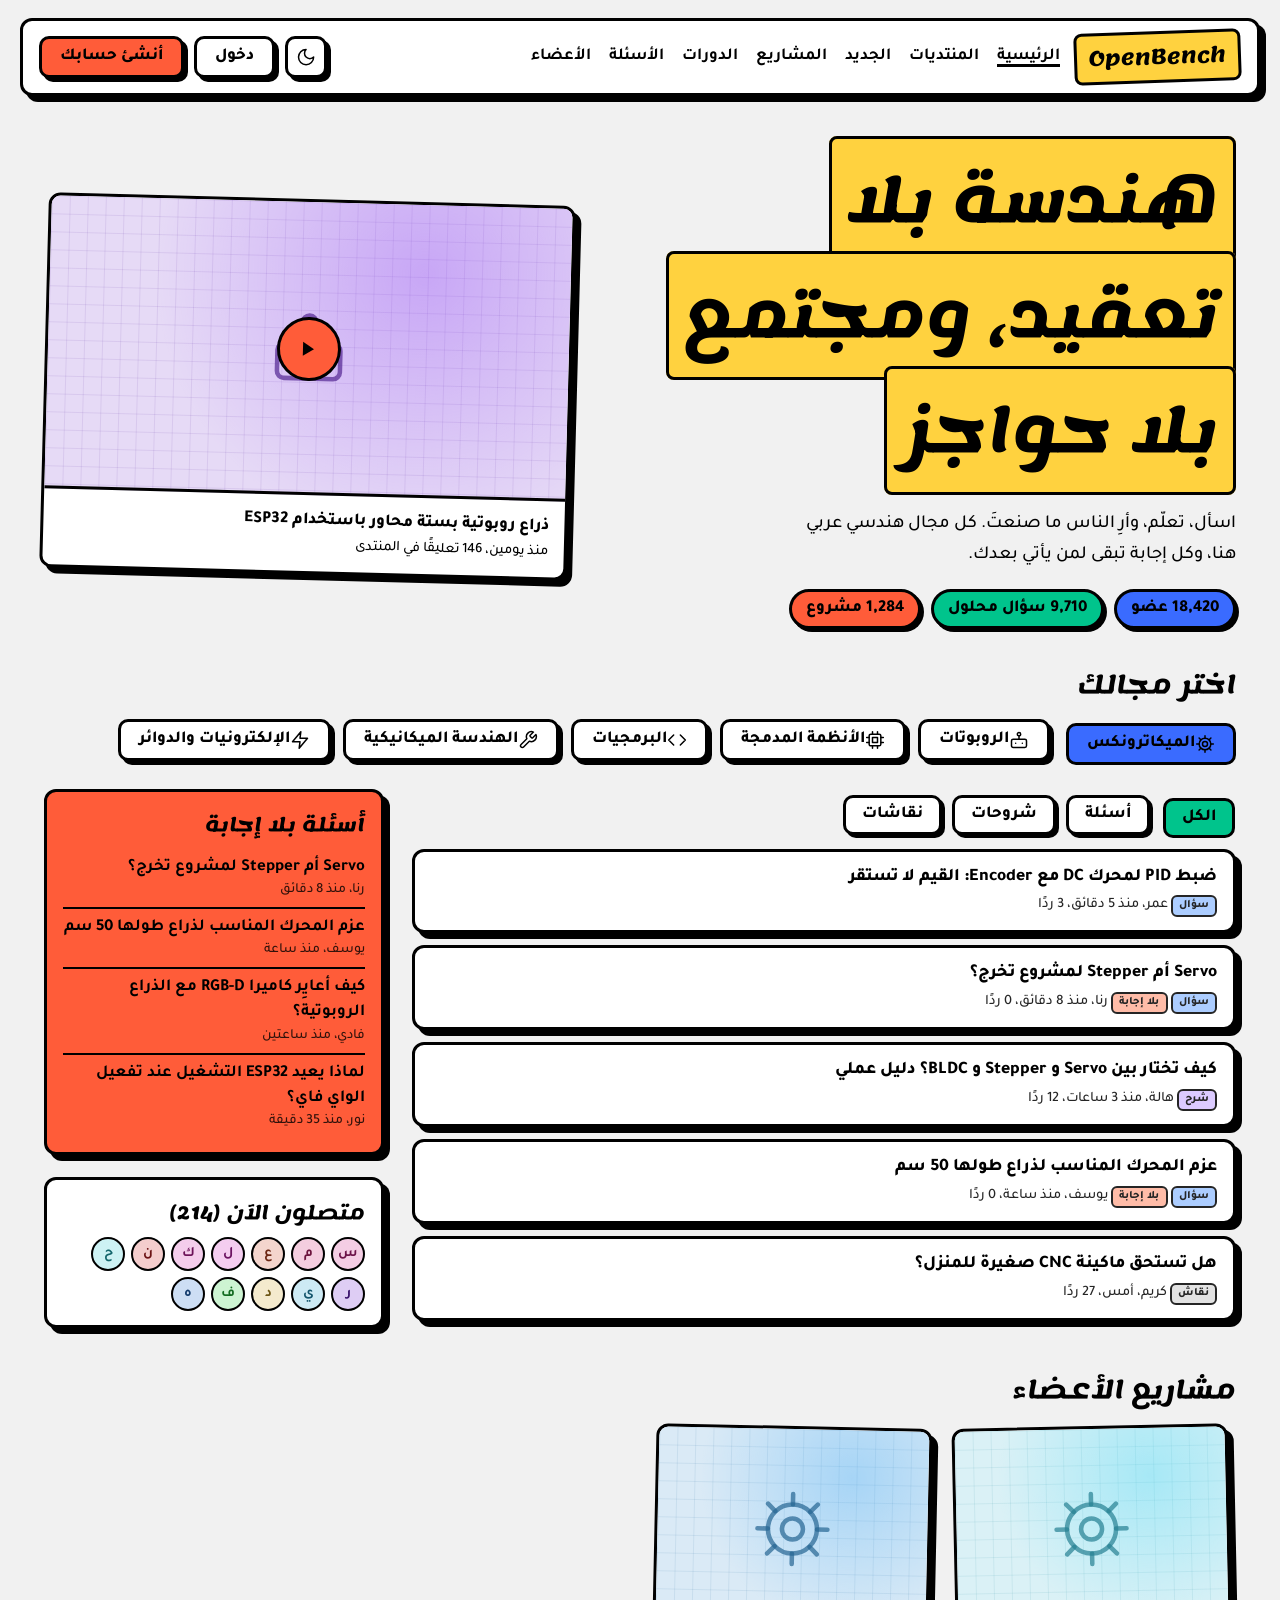
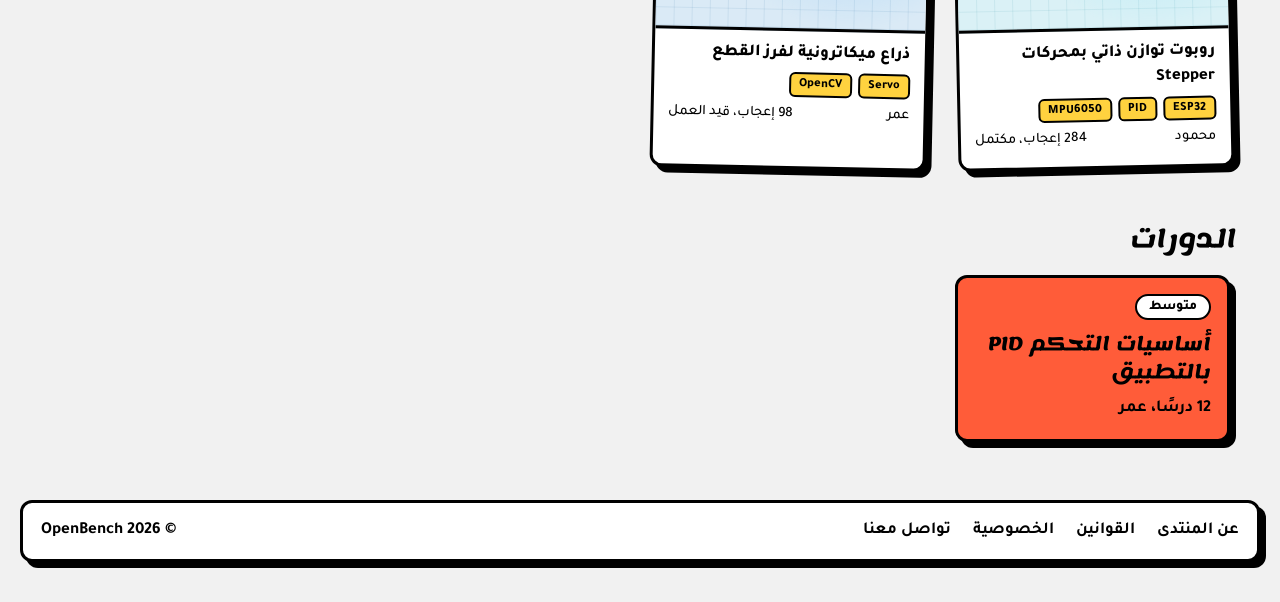
<file: demo-theme/18-brutal.html>
<!doctype html>
<html lang="ar" dir="rtl" data-default="light">
<head>
<meta charset="utf-8">
<meta name="viewport" content="width=device-width, initial-scale=1">
<title>OpenBench | الحواف السميكة</title>
<link rel="preconnect" href="https://fonts.googleapis.com"><link rel="preconnect" href="https://fonts.gstatic.com" crossorigin>
<link href="https://fonts.googleapis.com/css2?family=Lemonada:wght@400;600;700&family=Tajawal:wght@400;500;700;800&display=swap" rel="stylesheet">
<link rel="stylesheet" href="shared/base.css">
<script src="shared/data.js"></script><script src="shared/core.js"></script>
<style>
:root{--paper:#f1f1f1;--ink:#000;--surface:#fff;--orange:#ff5c39;--blue:#3a6bff;--green:#00c48c;--yellow:#ffd23f;--on-c:#000;--focus:#3a6bff;--fh:"Lemonada",sans-serif;--f:"Tajawal",sans-serif}
html[data-theme=dark]{--paper:#121212;--ink:#f4f4ef;--surface:#1d1d1d;--orange:#ff6b4a;--blue:#6b8cff;--green:#19d9a0;--yellow:#ffd23f;--on-c:#0a0a0a;--focus:#ffd23f}
body{background:var(--paper);color:var(--ink);font:500 1.05rem/1.65 var(--f)}
.wrap{max-width:1240px;margin:auto;padding:0 24px}
.bx{border:3px solid var(--ink);border-radius:12px;background:var(--surface);box-shadow:6px 6px 0 var(--ink)}
.top{padding:18px 0}
.top .bx{display:flex;align-items:center;gap:14px;padding:10px 16px;flex-wrap:wrap}
.logo{font:700 1.3rem var(--fh);direction:ltr;padding:2px 12px;background:var(--yellow);color:#000;border:3px solid var(--ink);border-radius:8px;rotate:-2deg}
.top nav{display:flex;gap:4px 18px;font-weight:700}
.top nav a:hover,.top nav a[aria-current]{text-decoration:underline;text-decoration-thickness:3px;text-underline-offset:5px}
.tools{display:flex;gap:10px;margin-inline-start:auto;align-items:center}
.btn{display:inline-flex;align-items:center;height:42px;padding:0 18px;border:3px solid var(--ink);border-radius:10px;font-weight:800;white-space:nowrap;background:var(--c,var(--surface));color:var(--ink);box-shadow:4px 4px 0 var(--ink);transition:transform .08s,box-shadow .08s}
.btn[style*="--c"]{color:#000}
.btn:hover{transform:translate(-2px,-2px);box-shadow:6px 6px 0 var(--ink)}
.btn:active,.btn[aria-pressed=true]{transform:translate(4px,4px);box-shadow:0 0 0 var(--ink)}
.ib{display:grid;place-items:center;width:42px;height:42px;padding:0;color:var(--ink);background:var(--surface)}
.hero{display:grid;grid-template-columns:1.2fr 1fr;gap:32px;align-items:center;padding:30px 0 20px}
.hero h1{font:700 clamp(2.1rem,4.6vw,3.7rem)/1.95 var(--fh);display:inline;background:var(--yellow);color:#000;padding:.05em .25em;box-decoration-break:clone;-webkit-box-decoration-break:clone;border:3px solid var(--ink);border-radius:8px}
.hero p{margin-top:22px;font-size:1.15rem;max-width:46ch}
.stk{display:flex;flex-wrap:wrap;gap:10px;margin-top:18px}
.stk span{padding:3px 14px;border:3px solid var(--ink);border-radius:999px;background:var(--c);color:#000;font-weight:800;box-shadow:3px 3px 0 var(--ink)}
.vc{overflow:hidden;rotate:1.5deg}
.vc .cover{aspect-ratio:16/9;border-bottom:3px solid var(--ink)}
.vc .cover .ic{width:20%}
.vc .vb{padding:12px 16px}
.vc b{font-weight:800}
.vcv{position:relative;display:block}
.play{position:absolute;inset:0;margin:auto;display:grid;place-items:center;width:64px;height:64px;border-radius:50%;background:var(--orange);color:#000;border:3px solid var(--ink)}
.play .ic{width:24px;height:24px;translate:-2px 0}
.picker{padding:18px 0 6px}
.picker h2,.sec h2{font:700 1.5rem/1.5 var(--fh);margin-bottom:12px}
.pk{display:flex;flex-wrap:wrap;gap:12px;padding:4px 4px 10px}
.pk .btn{--c:var(--surface)}
.pk .btn[aria-pressed=true]{background:var(--blue);color:#000}
.pk .btn .ic{width:20px;height:20px}
.cols{display:grid;grid-template-columns:minmax(0,1fr) 340px;gap:28px;align-items:start;padding:12px 0 24px}
.chips{display:flex;flex-wrap:wrap;gap:10px;margin:6px 4px 14px}
.chip{padding:3px 16px;border:3px solid var(--ink);border-radius:10px;font-weight:800;background:var(--surface);box-shadow:3px 3px 0 var(--ink)}
.chip.is-on{background:var(--green);color:#000;transform:translate(3px,3px);box-shadow:0 0 0 var(--ink)}
.tl li+li{margin-top:12px}
.tl a{display:block;padding:12px 16px}
.tl a:hover{transform:translate(-2px,-2px);box-shadow:8px 8px 0 var(--ink)}
.tl b{display:block;font-weight:800;font-size:1.1rem;line-height:1.55}
.tl .m{font-size:.9rem;font-weight:500;opacity:.85}
.kind{border:2px solid var(--ink);border-radius:6px;background:var(--c,var(--surface));color:#000;font-weight:800;line-height:1.6}
.kind-q{--c:#9ec5ff}.kind-t{--c:#d7c2ff}.kind-d{--c:#ddd}.kind-s{--c:#8ff0c8}.kind-u{--c:#ffb199}
.empty{padding:16px;border:3px dashed var(--ink);border-radius:12px}
.sd{display:flex;flex-direction:column;gap:22px}
.sd section{padding:14px 16px}
.sd h2{font:700 1.15rem var(--fh);margin-bottom:6px}
.sd li a{display:block;padding:6px 0;font-weight:700;line-height:1.5;border-top:2px solid var(--ink)}
.sd li:first-child a{border-top:0}
.sd li a:hover{text-decoration:underline}
.sd small{display:block;font-weight:500;opacity:.8}
.un{background:var(--orange);color:#000}
.faces{display:flex;flex-wrap:wrap;gap:6px}
.faces .av{border:2px solid var(--ink)}
.sec{padding:20px 0}
.photos{display:grid;grid-template-columns:repeat(auto-fill,minmax(250px,1fr));gap:26px;padding:6px 6px 12px}
.ph{display:block;overflow:hidden;rotate:var(--r,0deg);transition:transform .12s}
.ph:hover{transform:translate(-3px,-3px) rotate(0);box-shadow:9px 9px 0 var(--ink)}
.ph .cover{aspect-ratio:4/3;border-bottom:3px solid var(--ink)}
.ph .pb{padding:10px 14px 14px}
.ph b{display:block;font-weight:800;line-height:1.5}
.tg{display:flex;flex-wrap:wrap;gap:6px;margin:6px 0}
.tg i{font-style:normal;font-size:.78rem;font-weight:800;padding:0 8px;border:2px solid var(--ink);border-radius:6px;background:var(--yellow);color:#000;direction:ltr}
.ph .f{display:flex;justify-content:space-between;font-size:.9rem}
.cc{display:flex;flex-direction:column;gap:10px;padding:16px;background:var(--c);color:#000;min-height:150px;justify-content:space-between}
.cc:hover{transform:translate(-3px,-3px);box-shadow:9px 9px 0 var(--ink)}
.cc b{font:700 1.15rem/1.5 var(--fh)}
.cc .lv{align-self:flex-start;padding:0 12px;border:2px solid #000;border-radius:999px;background:#fff;font-weight:800;font-size:.85rem}
.foot{padding:26px 0 40px}
.foot .bx{display:flex;flex-wrap:wrap;gap:8px 22px;padding:14px 18px;align-items:center;font-weight:700}
.foot span{margin-inline-start:auto}
@media (max-width:920px){.hero,.cols{grid-template-columns:1fr}.vc{rotate:0deg}.top nav{display:none}}
@media (max-width:560px){.wrap{padding:0 14px}.tools .btn:not(.ib):not(.btn-main){display:none}.ph{rotate:0deg}.bx{box-shadow:4px 4px 0 var(--ink)}}
</style>
</head>
<body>
<header class="top wrap"><div class="bx">
  <a class="logo" href="#">OpenBench</a><nav aria-label="التنقل الرئيسي" id="nav"></nav>
  <div class="tools"><button class="btn ib" data-theme-toggle type="button"></button><a class="btn" href="#">دخول</a><a class="btn btn-main" href="#" style="--c:var(--orange)">أنشئ حسابك</a></div>
</div></header>
<main class="wrap">
  <section class="hero">
    <div>
      <h1>هندسة بلا تعقيد، ومجتمع بلا حواجز</h1>
      <p>اسأل، تعلّم، وأرِ الناس ما صنعتَ. كل مجال هندسي عربي هنا، وكل إجابة تبقى لمن يأتي بعدك.</p>
      <div class="stk"><span style="--c:var(--blue)">18,420 عضو</span><span style="--c:var(--green)">9,710 سؤال محلول</span><span style="--c:var(--orange)">1,284 مشروع</span></div>
    </div>
    <article class="bx vc" id="vc"></article>
  </section>
  <section class="picker" aria-labelledby="ph"><h2 id="ph">اختر مجالك</h2><div class="pk" id="pk" role="group" aria-label="المجالات"></div></section>
  <div class="cols">
    <section aria-live="polite"><div id="kb"></div><ul class="tl" id="tl"></ul></section>
    <aside class="sd" id="sd"></aside>
  </div>
  <section class="sec" aria-labelledby="h-p"><h2 id="h-p">مشاريع الأعضاء</h2><div class="photos" id="pj"></div></section>
  <section class="sec" aria-labelledby="h-c"><h2 id="h-c">الدورات</h2><div class="photos" id="cs"></div></section>
</main>
<footer class="foot wrap"><div class="bx"><a href="#">عن المنتدى</a><a href="#">القوانين</a><a href="#">الخصوصية</a><a href="#">تواصل معنا</a><span>© 2026 OpenBench</span></div></footer>
<script>
OB.ready(function(){
  var D=OB.D,$=OB.$,v=D.video,COL=['var(--blue)','var(--green)','var(--orange)','var(--yellow)','#c9a8ff','#ff9fc6'];
  $('#nav').innerHTML=OB.nav(0);
  $('#vc').innerHTML='<a class="vcv" href="#" aria-label="شاهد الفيديو">'+OB.cover(v)+'<span class="play">'+OB.icon('play')+'</span></a><div class="vb"><b>'+v.title+'</b><div style="font-size:.9rem">'+v.ago+'، '+v.comments+' تعليقًا في المنتدى</div></div>';
  $('#pk').innerHTML=D.fields.map(function(f){return '<button type="button" class="btn" data-field="'+f.id+'" aria-pressed="false">'+OB.icon(f.icon)+f.name+'</button>';}).join('');
  OB.group($('#pk'),'data-field','field');
  OB.bindKinds($('#kb'));
  OB.on(function(s){
    var f=OB.field(s.field),th=OB.threads(s.field,s.kind),pr=OB.projects(s.field),co=OB.courses(s.field);
    $('#kb').innerHTML=OB.kindBar(s.kind);
    $('#tl').innerHTML=th.map(function(t){return '<li><a class="bx" href="#"><b>'+t.title+'</b><span class="m">'+OB.kindTags(t)+' '+t.by+'، '+t.ago+'، '+t.r+' ردًا</span></a></li>';}).join('')||'<li class="empty">لا توجد مشاركات من هذا النوع بعد. كن أول من يكتب.</li>';
    $('#pj').innerHTML=pr.map(function(p,i){return '<a class="bx ph" href="#" style="--r:'+(i%2?1.2:-1.2)+'deg">'+OB.cover(p)+'<div class="pb"><b>'+p.title+'</b><div class="tg">'+p.tags.map(function(x){return '<i>'+x+'</i>';}).join('')+'</div><div class="f"><span>'+p.by+'</span><span>'+p.likes+' إعجاب، '+p.st+'</span></div></div></a>';}).join('');
    $('#cs').innerHTML=co.map(function(c,i){return '<a class="bx cc" href="#" style="--c:'+COL[(i+2)%COL.length]+'"><span class="lv">'+c.level+'</span><b>'+c.title+'</b><span style="font-weight:700">'+c.n+' درسًا، '+c.by+'</span></a>';}).join('');
  });
  $('#sd').innerHTML='<section class="bx un"><h2>أسئلة بلا إجابة</h2><ul>'+OB.unanswered(4).map(function(t){return '<li><a href="#">'+t.title+'<small>'+t.by+'، '+t.ago+'</small></a></li>';}).join('')+'</ul></section><section class="bx"><h2>متصلون الآن ('+D.stats.online+')</h2><div class="faces">'+D.online.map(function(n){return OB.av(n,'34px');}).join('')+'</div></section>';
});
</script>
</body>
</html>
</file>
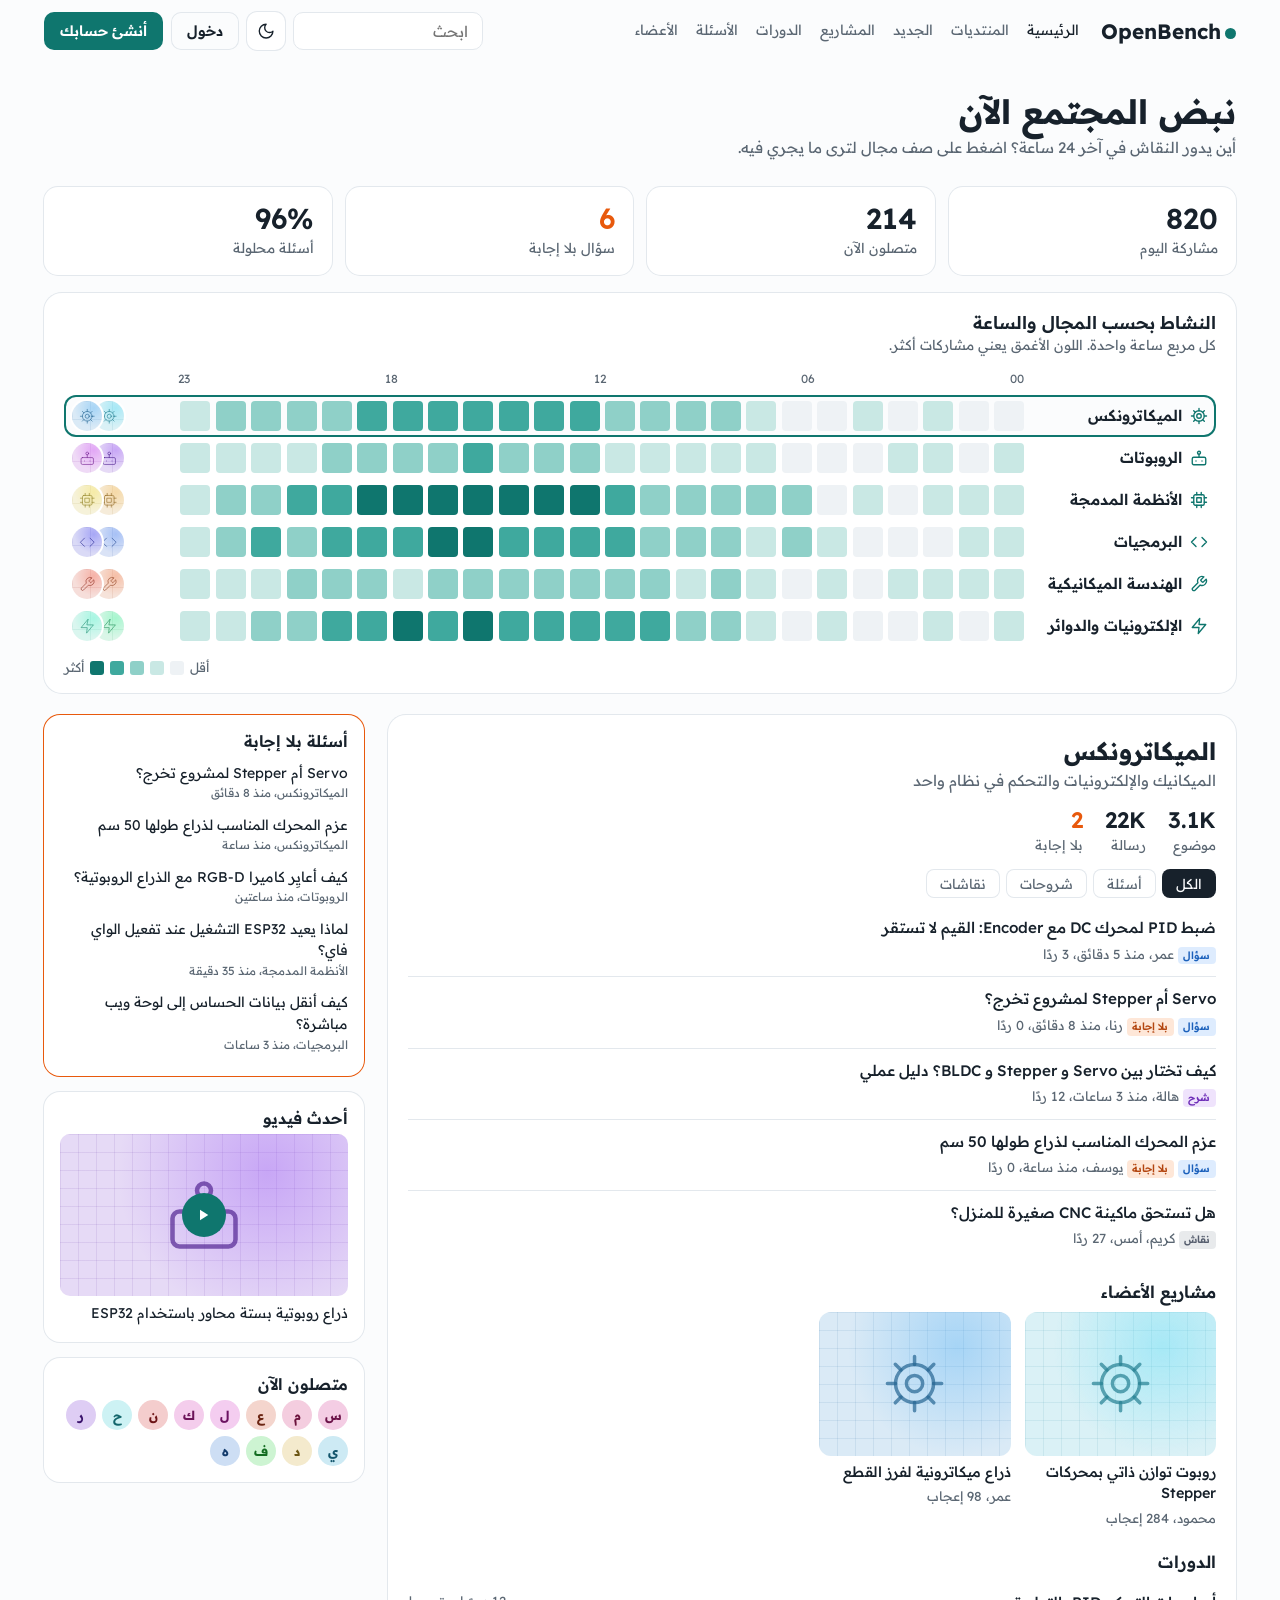
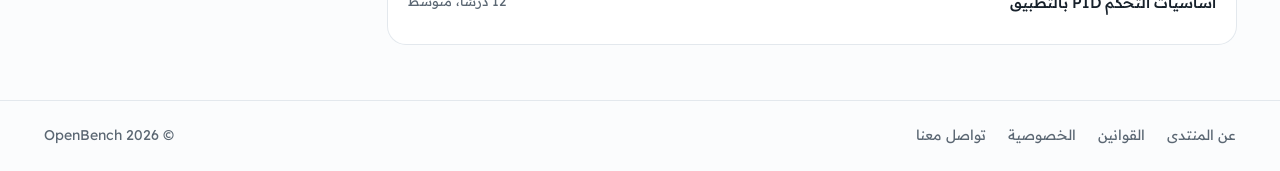
<file: demo-theme/19-pulse.html>
<!doctype html>
<html lang="ar" dir="rtl" data-default="light">
<head>
<meta charset="utf-8">
<meta name="viewport" content="width=device-width, initial-scale=1">
<title>OpenBench | نبض المجتمع</title>
<link rel="preconnect" href="https://fonts.googleapis.com"><link rel="preconnect" href="https://fonts.gstatic.com" crossorigin>
<link href="https://fonts.googleapis.com/css2?family=Readex+Pro:wght@300;400;500;600;700&display=swap" rel="stylesheet">
<link rel="stylesheet" href="shared/base.css">
<script src="shared/data.js"></script><script src="shared/core.js"></script>
<style>
:root{--bg:#fbfcfd;--card:#fff;--ink:#17212b;--soft:#5b6773;--line:#e3e8ed;--l0:#eef2f5;--l1:#c9e8e4;--l2:#8fd0c8;--l3:#3fa99e;--l4:#0f766e;--warn:#e8590c;--teal:#0f766e;--teal-ink:#fff;--focus:#0f766e;--f:"Readex Pro",sans-serif}
html[data-theme=dark]{--bg:#0c1116;--card:#141b22;--ink:#e9eef3;--soft:#9aa7b4;--line:#242e38;--l0:#1b242c;--l1:#12413f;--l2:#17625c;--l3:#1f968a;--l4:#4fd6c7;--warn:#ff8a45;--teal:#4fd6c7;--teal-ink:#05211e;--focus:#4fd6c7}
body{background:var(--bg);color:var(--ink);font:400 .95rem/1.7 var(--f)}
.wrap{max-width:1240px;margin:auto;padding:0 24px}
.top .wrap{display:flex;align-items:center;gap:14px;min-height:62px}
.logo{font:700 1.3rem var(--f);direction:ltr}
.logo i{display:inline-block;width:.55em;height:.55em;border-radius:50%;background:var(--teal);margin-inline-start:4px}
.top nav{display:flex;gap:4px 18px;color:var(--soft);font-size:.88rem;margin-inline-start:8px}
.top nav a:hover,.top nav a[aria-current]{color:var(--ink)}
.tools{display:flex;gap:8px;margin-inline-start:auto;align-items:center}
.tools input{width:190px;height:38px;padding:0 14px;border-radius:10px;border:1px solid var(--line);background:var(--card)}
.ib{display:grid;place-items:center;width:38px;height:38px;border-radius:10px;box-shadow:0 0 0 1px var(--line);background:var(--card)}
.btn{display:inline-flex;align-items:center;height:38px;padding:0 16px;border-radius:10px;font-weight:600;white-space:nowrap;font-size:.9rem}
.btn-t{background:var(--teal);color:var(--teal-ink)}.btn-g{box-shadow:inset 0 0 0 1px var(--line)}
.head{padding:26px 0 8px}
.head h1{font:700 clamp(1.5rem,3vw,2.1rem)/1.4 var(--f)}
.head p{color:var(--soft)}
.kpi{display:grid;grid-template-columns:repeat(4,minmax(0,1fr));gap:14px;margin:18px 0}
.kpi div{padding:14px 18px;border-radius:14px;background:var(--card);box-shadow:0 0 0 1px var(--line)}
.kpi b{display:block;font:600 1.8rem/1.2 var(--f)}
.kpi span{color:var(--soft);font-size:.86rem}
.kpi .w b{color:var(--warn)}
.heat{padding:18px 20px 14px;border-radius:18px;background:var(--card);box-shadow:0 0 0 1px var(--line)}
.heat h2{font:600 1.1rem var(--f)}
.heat .sub{color:var(--soft);font-size:.86rem;margin-bottom:12px}
.hrow{display:grid;grid-template-columns:170px minmax(0,1fr) 92px;gap:14px;align-items:center;width:100%;text-align:start;padding:6px 8px;border-radius:12px;box-shadow:inset 0 0 0 2px transparent}
.hrow:hover{background:var(--bg)}
.hrow.is-on{box-shadow:inset 0 0 0 2px var(--teal);background:var(--bg)}
.hn{display:flex;gap:8px;align-items:center;font-weight:600}
.hn .ic{color:var(--teal);width:18px;height:18px}
.cells{display:grid;grid-template-columns:repeat(24,minmax(0,1fr));gap:3px}
.cells i{aspect-ratio:1;max-height:30px;border-radius:4px;background:var(--l0)}
.cells .l1{background:var(--l1)}.cells .l2{background:var(--l2)}.cells .l3{background:var(--l3)}.cells .l4{background:var(--l4)}
.hphotos{display:flex;justify-content:flex-end}
.hphotos .cover{width:30px;height:30px;border-radius:50%;box-shadow:0 0 0 2px var(--card);margin-inline-start:-8px}
.hphotos .cover .ic{width:55%;min-width:0}
.hours{display:grid;grid-template-columns:170px minmax(0,1fr) 92px;gap:14px;padding:0 8px 6px;color:var(--soft);font-size:.74rem}
.hours div{display:flex;justify-content:space-between}
.legend{display:flex;gap:6px;align-items:center;justify-content:flex-end;margin-top:10px;color:var(--soft);font-size:.8rem}
.legend i{width:14px;height:14px;border-radius:3px;background:var(--c)}
.detail{display:grid;grid-template-columns:minmax(0,1fr) 320px;gap:24px;align-items:start;margin:22px 0 56px}
.panel{padding:20px;border-radius:18px;background:var(--card);box-shadow:0 0 0 1px var(--line)}
.panel h2{font:700 1.5rem/1.4 var(--f)}
.panel .d{color:var(--soft)}
.sts{display:flex;gap:22px;margin:12px 0}
.sts div{font-size:.84rem;color:var(--soft)}.sts b{display:block;font:600 1.4rem var(--f);color:var(--ink)}
.sts .w b{color:var(--warn)}
.chips{display:flex;flex-wrap:wrap;gap:6px;margin:6px 0 8px}
.chip{padding:3px 14px;border-radius:8px;box-shadow:inset 0 0 0 1px var(--line);font-size:.86rem;color:var(--soft)}
.chip.is-on{background:var(--ink);color:var(--bg);box-shadow:none}
.th li a{display:block;padding:10px 0;border-top:1px solid var(--line)}
.th li:first-child a{border-top:0}
.th b{display:block;font-weight:500;line-height:1.6}
.th a:hover b{color:var(--teal)}
.m{font-size:.82rem;color:var(--soft)}
.panel h3{font:600 1.05rem var(--f);margin:20px 0 10px}
.pg{display:grid;grid-template-columns:repeat(auto-fill,minmax(190px,1fr));gap:14px}
.pcard .cover{aspect-ratio:4/3;border-radius:12px}
.pcard b{display:block;margin-top:6px;font-weight:500;line-height:1.5;font-size:.9rem}
.pcard:hover b{color:var(--teal)}
.cl li a{display:flex;justify-content:space-between;gap:10px;padding:8px 0;border-top:1px solid var(--line)}
.cl li:first-child a{border-top:0}
.cl a:hover b{color:var(--teal)}
.cl b{font-weight:500}
.side{display:flex;flex-direction:column;gap:16px}
.side section{padding:16px;border-radius:16px;background:var(--card);box-shadow:0 0 0 1px var(--line)}
.side h2{font:600 1rem var(--f);margin-bottom:6px}
.side.u section:first-child{box-shadow:0 0 0 1px var(--warn)}
.side li a{display:block;padding:6px 0;font-size:.88rem;line-height:1.55}
.side li a:hover{color:var(--teal)}
.side small{display:block;color:var(--soft)}
.vid{position:relative;display:block}.vid .cover{aspect-ratio:16/9;border-radius:10px}
.play{position:absolute;inset:0;margin:auto;display:grid;place-items:center;width:44px;height:44px;border-radius:50%;background:var(--teal);color:var(--teal-ink)}
.play .ic{width:18px;height:18px;translate:-1px 0}
.faces{display:flex;flex-wrap:wrap;gap:6px}
.empty{padding:14px 0;color:var(--soft)}
.foot{border-top:1px solid var(--line)}
.foot .wrap{display:flex;flex-wrap:wrap;gap:8px 22px;min-height:70px;align-items:center;color:var(--soft);font-size:.88rem}
.foot span{margin-inline-start:auto}
@media (max-width:980px){.detail{grid-template-columns:1fr}.kpi{grid-template-columns:repeat(2,1fr)}.top nav,.tools input{display:none}}
@media (max-width:640px){
  .wrap{padding:0 14px}.tools .btn-g{display:none}
  .hrow,.hours{grid-template-columns:1fr}.hours{display:none}
  .hphotos{justify-content:flex-start}.hphotos .cover{margin-inline-start:0;margin-inline-end:-8px}
  .cells i{max-height:18px}
}
</style>
</head>
<body>
<header class="top"><div class="wrap">
  <a class="logo" href="#">OpenBench<i></i></a><nav aria-label="التنقل الرئيسي" id="nav"></nav>
  <div class="tools"><input type="search" placeholder="ابحث" aria-label="بحث"><button class="ib" data-theme-toggle type="button"></button><a class="btn btn-g" href="#">دخول</a><a class="btn btn-t" href="#">أنشئ حسابك</a></div>
</div></header>
<main class="wrap">
  <section class="head"><h1>نبض المجتمع الآن</h1><p>أين يدور النقاش في آخر 24 ساعة؟ اضغط على صف مجال لترى ما يجري فيه.</p></section>
  <section class="kpi" id="kpi" aria-label="أرقام اليوم"></section>
  <section class="heat" aria-labelledby="hh"><h2 id="hh">النشاط بحسب المجال والساعة</h2><p class="sub">كل مربع ساعة واحدة. اللون الأغمق يعني مشاركات أكثر.</p>
    <div class="hours" aria-hidden="true"><span></span><div><span>00</span><span>06</span><span>12</span><span>18</span><span>23</span></div><span></span></div>
    <div id="rows" role="tablist" aria-label="المجالات"></div>
    <div class="legend"><span>أقل</span><i style="--c:var(--l0)"></i><i style="--c:var(--l1)"></i><i style="--c:var(--l2)"></i><i style="--c:var(--l3)"></i><i style="--c:var(--l4)"></i><span>أكثر</span></div>
  </section>
  <div class="detail"><section class="panel" id="panel" aria-live="polite"></section><aside class="side u" id="side"></aside></div>
</main>
<footer class="foot"><div class="wrap"><a href="#">عن المنتدى</a><a href="#">القوانين</a><a href="#">الخصوصية</a><a href="#">تواصل معنا</a><span>© 2026 OpenBench</span></div></footer>
<script>
OB.ready(function(){
  var D=OB.D,$=OB.$;
  $('#nav').innerHTML=OB.nav(0);
  var open=OB.unanswered().length;
  $('#kpi').innerHTML='<div><b>820</b><span>مشاركة اليوم</span></div><div><b>'+D.stats.online+'</b><span>متصلون الآن</span></div><div class="w"><b>'+open+'</b><span>سؤال بلا إجابة</span></div><div><b>96%</b><span>أسئلة محلولة</span></div>';
  // Placeholder heat data: a daily curve peaking mid-afternoon, scaled per field. Real data comes from post timestamps.
  var base=[3,2,5,4,2,3.5];
  function lvl(fi,h){var c=.5+.5*Math.sin((h-9)/24*2*Math.PI),n=Math.abs(Math.sin(fi*12.9898+h*78.233)*43758.5453)%1;return Math.max(0,Math.min(4,Math.round((base[fi]/5*c*.85+n*.3)*4.4)));}
  $('#rows').innerHTML=D.fields.map(function(f,fi){
    var cells='';for(var h=0;h<24;h++)cells+='<i class="l'+lvl(fi,h)+'"></i>';
    var tot=0;for(h=0;h<24;h++)tot+=lvl(fi,h)*3;
    var ph=OB.projects(f.id).slice(0,2).map(function(p){return OB.cover(p);}).join('');
    return '<button type="button" role="tab" class="hrow" data-field="'+f.id+'" aria-label="'+f.name+': نحو '+tot+' مشاركة في آخر 24 ساعة"><span class="hn">'+OB.icon(f.icon)+f.name+'</span><span class="cells" aria-hidden="true">'+cells+'</span><span class="hphotos" aria-hidden="true">'+ph+'</span></button>';
  }).join('');
  OB.group($('#rows'),'data-field','field');
  OB.bindKinds($('#panel'));
  OB.on(function(s){
    var f=OB.field(s.field),th=OB.threads(s.field,s.kind),pr=OB.projects(s.field),co=OB.courses(s.field),un=OB.unanswered().filter(function(t){return t.f===s.field;}).length;
    $('#panel').innerHTML='<h2>'+f.name+'</h2><p class="d">'+f.desc+'</p><div class="sts"><div><b>'+f.topics+'</b>موضوع</div><div><b>'+f.posts+'</b>رسالة</div><div class="w"><b>'+un+'</b>بلا إجابة</div></div>'+OB.kindBar(s.kind)+
     '<ul class="th">'+(th.map(function(t){return '<li><a href="#"><b>'+t.title+'</b><span class="m">'+OB.kindTags(t)+' '+t.by+'، '+t.ago+'، '+t.r+' ردًا</span></a></li>';}).join('')||'<li class="empty">لا توجد مشاركات من هذا النوع بعد.</li>')+'</ul>'+
     '<h3>مشاريع الأعضاء</h3><div class="pg">'+pr.map(function(p){return '<a class="pcard" href="#">'+OB.cover(p)+'<b>'+p.title+'</b><span class="m">'+p.by+'، '+p.likes+' إعجاب</span></a>';}).join('')+'</div>'+
     '<h3>الدورات</h3><ul class="cl">'+co.map(function(c){return '<li><a href="#"><b>'+c.title+'</b><span class="m">'+c.n+' درسًا، '+c.level+'</span></a></li>';}).join('')+'</ul>';
  });
  var v=D.video;
  $('#side').innerHTML='<section><h2>أسئلة بلا إجابة</h2><ul>'+OB.unanswered(5).map(function(t){return '<li><a href="#">'+t.title+'<small>'+OB.field(t.f).name+'، '+t.ago+'</small></a></li>';}).join('')+'</ul></section><section><h2>أحدث فيديو</h2><a class="vid" href="#">'+OB.cover(v)+'<span class="play">'+OB.icon('play')+'</span></a><p style="margin-top:6px;font-size:.88rem">'+v.title+'</p></section><section><h2>متصلون الآن</h2><div class="faces">'+D.online.map(function(n){return OB.av(n,'30px');}).join('')+'</div></section>';
});
</script>
</body>
</html>
</file>
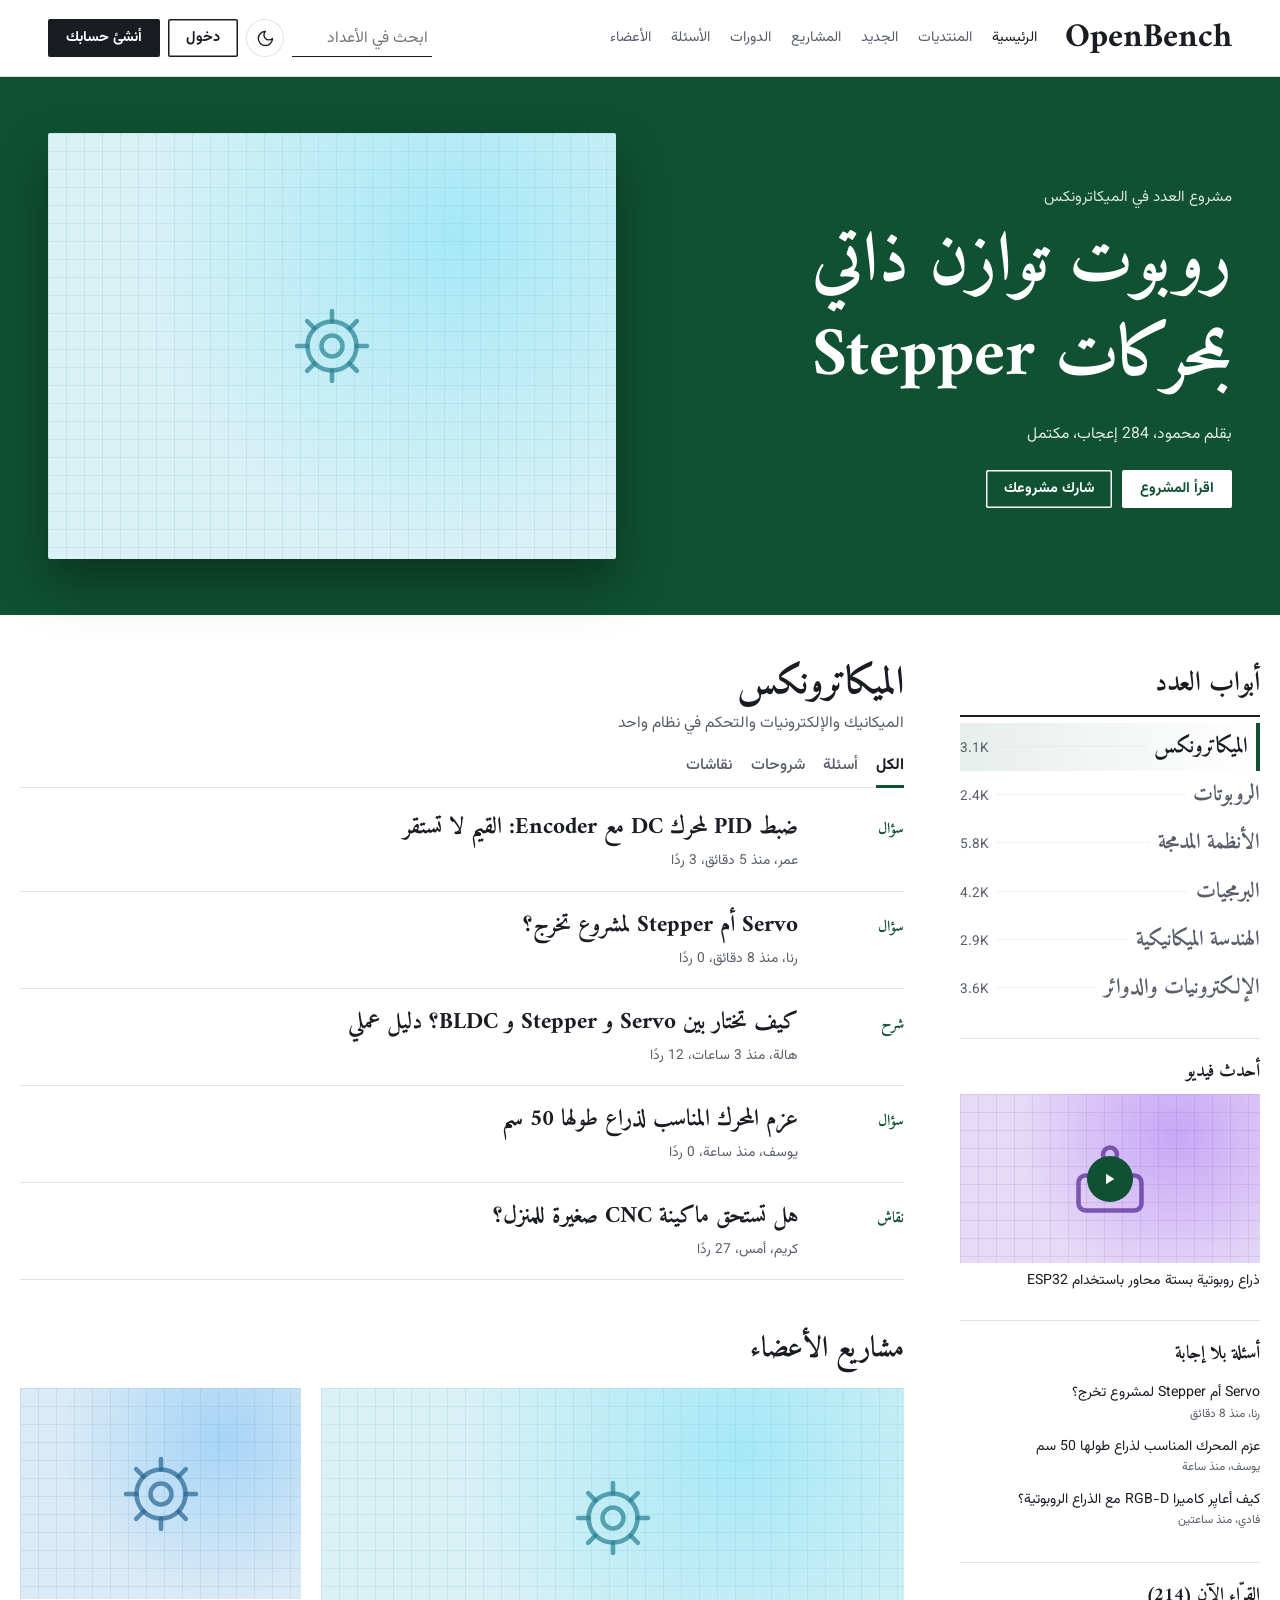
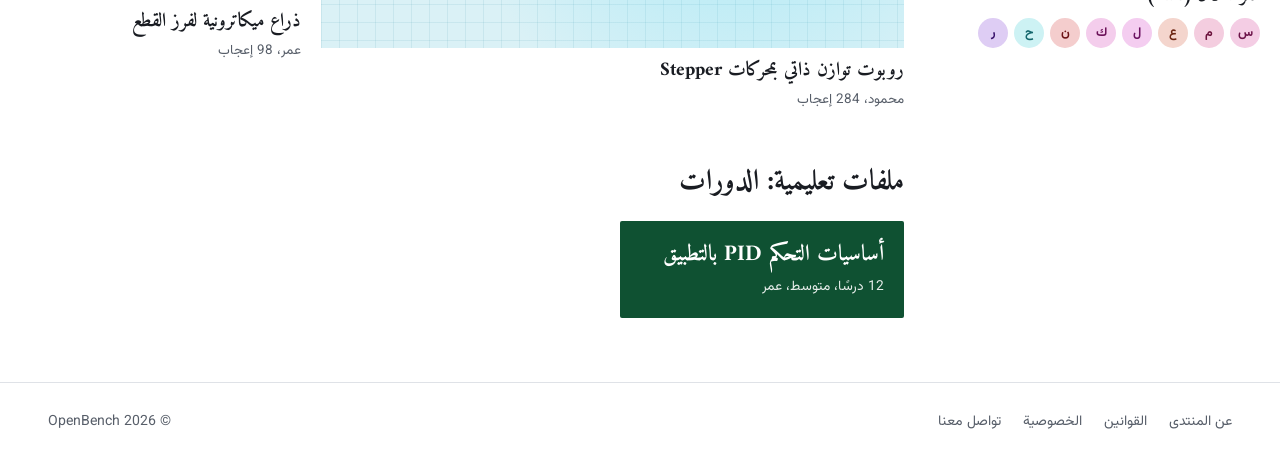
<file: demo-theme/20-magazine.html>
<!doctype html>
<html lang="ar" dir="rtl" data-default="light">
<head>
<meta charset="utf-8">
<meta name="viewport" content="width=device-width, initial-scale=1">
<title>OpenBench | المجلة</title>
<link rel="preconnect" href="https://fonts.googleapis.com"><link rel="preconnect" href="https://fonts.gstatic.com" crossorigin>
<link href="https://fonts.googleapis.com/css2?family=Amiri:wght@400;700&family=Vazirmatn:wght@300;400;500;700&display=swap" rel="stylesheet">
<link rel="stylesheet" href="shared/base.css">
<script src="shared/data.js"></script><script src="shared/core.js"></script>
<style>
:root{--bg:#fff;--ink:#191c22;--soft:#575e69;--line:#dfe2e7;--sec:#0f5132;--sec-ink:#fff;--focus:#2d3fbf;--fh:"Amiri",serif;--f:"Vazirmatn",sans-serif}
html[data-theme=dark]{--bg:#101216;--ink:#eceef2;--soft:#a2a9b4;--line:#262a31;--focus:#8fa0ff}
body{background:var(--bg);color:var(--ink);font:400 .98rem/1.8 var(--f)}
.wrap{max-width:1240px;margin:auto;padding:0 28px}
.mast{border-bottom:1px solid var(--line)}
.mast .wrap{display:flex;align-items:center;gap:18px;min-height:76px;flex-wrap:wrap}
.logo{font:700 2.1rem/1 var(--fh);direction:ltr}
.issue{color:var(--soft);font-size:.86rem}
.mast nav{display:flex;gap:4px 20px;font-size:.9rem;margin-inline-start:10px;color:var(--soft)}
.mast nav a:hover,.mast nav a[aria-current]{color:var(--ink)}
.tools{display:flex;gap:8px;margin-inline-start:auto;align-items:center}
.tools input{width:140px;height:38px;padding:0 4px;border:0;border-bottom:1.5px solid var(--ink);background:none;border-radius:0}
.ib{display:grid;place-items:center;width:38px;height:38px;border-radius:50%;box-shadow:inset 0 0 0 1px var(--line)}
.btn{display:inline-flex;align-items:center;height:38px;padding:0 18px;border-radius:2px;font-weight:700;font-size:.9rem;white-space:nowrap}
.btn-i{background:var(--ink);color:var(--bg)}.btn-g{box-shadow:inset 0 0 0 1.5px var(--ink)}
.cover-block{background:var(--sec);color:var(--sec-ink);transition:background .35s}
.cover-block .wrap{display:grid;grid-template-columns:1fr 1fr;gap:48px;align-items:center;padding-block:56px}
.cover-block .kicker{font-size:.95rem;opacity:.85}
.cover-block h1{font:700 clamp(2.4rem,5.4vw,4.4rem)/1.35 var(--fh);margin:6px 0 16px}
.cover-block .by{opacity:.88}
.cover-block .row{display:flex;flex-wrap:wrap;gap:10px;margin-top:22px}
.cover-block .btn{background:var(--sec-ink);color:var(--sec)}
.cover-block .btn-g{background:none;color:var(--sec-ink);box-shadow:inset 0 0 0 1.5px var(--sec-ink)}
.cover-block .cover{aspect-ratio:4/3;border-radius:2px;box-shadow:0 24px 50px rgba(0,0,0,.35)}
.cover-block .cover .ic{width:26%}
.body{display:grid;grid-template-columns:300px minmax(0,1fr);gap:56px;align-items:start;padding:44px 0 64px}
.toc{position:sticky;top:20px}
.toc h2{font:700 1.7rem var(--fh);padding-bottom:8px;border-bottom:2px solid var(--ink);margin-bottom:6px}
.tb{display:flex;align-items:baseline;gap:8px;width:100%;text-align:start;padding:9px 0;font:700 1.35rem/1.4 var(--fh);color:var(--soft)}
.tb::after{content:"";flex:1;order:2;border-bottom:1.5px dotted var(--line);translate:0 -5px}
.tb .c{order:3;font:400 .85rem var(--f);color:var(--soft)}
.tb:hover{color:var(--ink)}
.tb.is-on{color:var(--ink);box-shadow:inset -4px 0 0 var(--sec);padding-inline-start:12px;background:linear-gradient(to left,transparent,color-mix(in srgb,var(--sec) 10%,transparent))}
.mini{margin-top:26px;padding-top:16px;border-top:1px solid var(--line)}
.mini h3{font:700 1.15rem var(--fh);margin-bottom:6px}
.mini li a{display:block;padding:6px 0;font-size:.88rem;line-height:1.6}
.mini li a:hover{color:var(--sec)}
html[data-theme=dark] .mini li a:hover{color:var(--ink);text-decoration:underline}
.mini small{display:block;color:var(--soft)}
.vid{position:relative;display:block}.vid .cover{aspect-ratio:16/9}
.play{position:absolute;inset:0;margin:auto;display:grid;place-items:center;width:46px;height:46px;border-radius:50%;background:var(--sec);color:var(--sec-ink)}
.play .ic{width:18px;height:18px;translate:-1px 0}
.faces{display:flex;flex-wrap:wrap;gap:6px}
.main h2{font:700 2.4rem/1.3 var(--fh)}
.main .d{color:var(--soft);margin-bottom:8px}
.chips{display:flex;gap:18px;margin:8px 0 6px;border-bottom:1px solid var(--line)}
.chip{padding:6px 0;color:var(--soft);font-weight:500;border-bottom:3px solid transparent;margin-bottom:-1px}
.chip:hover{color:var(--ink)}
.chip.is-on{color:var(--ink);border-bottom-color:var(--sec);font-weight:700}
html[data-theme=dark] .chip.is-on{border-bottom-color:var(--ink)}
.art li a{display:grid;grid-template-columns:90px minmax(0,1fr);gap:16px;padding:16px 0;border-bottom:1px solid var(--line);align-items:baseline}
.rub{font:700 .95rem var(--fh);color:var(--sec)}
html[data-theme=dark] .rub{color:var(--ink);opacity:.75}
.art b{display:block;font:700 1.45rem/1.55 var(--fh)}
.art a:hover b{text-decoration:underline;text-underline-offset:5px}
.art .m{color:var(--soft);font-size:.86rem}
.art .kind{display:none}
.main h3{font:700 1.8rem var(--fh);margin:44px 0 14px}
.mag{display:grid;grid-template-columns:repeat(6,minmax(0,1fr));gap:20px}
.pt{grid-column:span 2}
.pt.big{grid-column:span 4;grid-row:span 2}
.pt .cover{aspect-ratio:4/3}
.pt.big .cover{aspect-ratio:auto;height:calc(100% - 78px);min-height:260px}
.pt b{display:block;margin-top:8px;font:700 1.2rem/1.5 var(--fh)}
.pt a:hover b{text-decoration:underline;text-underline-offset:4px}
.pt .m{color:var(--soft);font-size:.84rem}
.dos{display:grid;grid-template-columns:repeat(auto-fill,minmax(260px,1fr));gap:16px}
.dos a{display:block;padding:18px 20px;background:var(--sec);color:var(--sec-ink);border-radius:2px;transition:background .35s}
.dos b{display:block;font:700 1.4rem/1.45 var(--fh)}
.dos span{font-size:.86rem;opacity:.9}
.dos a:hover{filter:brightness(1.12)}
.empty{padding:20px 0;color:var(--soft)}
.foot{border-top:1px solid var(--line)}
.foot .wrap{display:flex;flex-wrap:wrap;gap:8px 22px;min-height:80px;align-items:center;color:var(--soft);font-size:.88rem}
.foot span{margin-inline-start:auto}
@media (max-width:1320px){.issue{display:none}}
@media (max-width:980px){.cover-block .wrap,.body{grid-template-columns:1fr;gap:32px}.toc{position:static}.mast nav,.tools input{display:none}.mag{grid-template-columns:repeat(2,minmax(0,1fr))}.pt,.pt.big{grid-column:span 1;grid-row:auto}.pt.big .cover{height:auto;aspect-ratio:4/3;min-height:0}}
@media (max-width:560px){.wrap{padding:0 18px}.tools .btn-g{display:none}.art li a{grid-template-columns:1fr;gap:0}.mag{grid-template-columns:1fr}}
</style>
</head>
<body>
<header class="mast"><div class="wrap">
  <a class="logo" href="#">OpenBench</a><span class="issue">العدد الحالي، نوفمبر 2026</span><nav aria-label="التنقل الرئيسي" id="nav"></nav>
  <div class="tools"><input type="search" placeholder="ابحث في الأعداد" aria-label="بحث"><button class="ib" data-theme-toggle type="button"></button><a class="btn btn-g" href="#">دخول</a><a class="btn btn-i" href="#">أنشئ حسابك</a></div>
</div></header>
<section class="cover-block" id="cb" aria-live="polite"></section>
<main class="wrap body">
  <aside class="toc"><h2>أبواب العدد</h2><div id="toc" role="tablist" aria-orientation="vertical" aria-label="أبواب العدد"></div><div id="mini"></div></aside>
  <section class="main" id="main" aria-live="polite"></section>
</main>
<footer class="foot"><div class="wrap"><a href="#">عن المنتدى</a><a href="#">القوانين</a><a href="#">الخصوصية</a><a href="#">تواصل معنا</a><span>© 2026 OpenBench</span></div></footer>
<script>
OB.ready(function(){
  var D=OB.D,$=OB.$,root=document.documentElement;
  $('#nav').innerHTML=OB.nav(0);
  // Each issue section has its own colour; two fields share a colour. Dark mode uses deeper tones.
  var SEC={mecha:['#0f5132','#fff'],robot:['#0f5132','#fff'],embed:['#2d3fbf','#fff'],soft:['#2d3fbf','#fff'],mech:['#c98a1b','#1f1400'],elec:['#c98a1b','#1f1400']};
  var SEC_D={mecha:['#1c6b47','#fff'],robot:['#1c6b47','#fff'],embed:['#3b4fd6','#fff'],soft:['#3b4fd6','#fff'],mech:['#d89a2c','#1f1400'],elec:['#d89a2c','#1f1400']};
  function paint(id){var c=(root.getAttribute('data-theme')==='dark'?SEC_D:SEC)[id];root.style.setProperty('--sec',c[0]);root.style.setProperty('--sec-ink',c[1]);}
  new MutationObserver(function(){paint(OB.state.field);}).observe(root,{attributes:true,attributeFilter:['data-theme']});

  $('#toc').innerHTML=D.fields.map(function(f){return '<button type="button" role="tab" class="tb" data-field="'+f.id+'">'+f.name+'<span class="c">'+f.topics+'</span></button>';}).join('');
  OB.group($('#toc'),'data-field','field');
  OB.bindKinds($('#main'));
  var v=D.video;
  $('#mini').innerHTML='<div class="mini"><h3>أحدث فيديو</h3><a class="vid" href="#">'+OB.cover(v)+'<span class="play">'+OB.icon('play')+'</span></a><p style="margin-top:6px;font-size:.88rem">'+v.title+'</p></div>'+
    '<div class="mini"><h3>أسئلة بلا إجابة</h3><ul>'+OB.unanswered(3).map(function(t){return '<li><a href="#">'+t.title+'<small>'+t.by+'، '+t.ago+'</small></a></li>';}).join('')+'</ul></div>'+
    '<div class="mini"><h3>القرّاء الآن ('+D.stats.online+')</h3><div class="faces">'+D.online.slice(0,8).map(function(n){return OB.av(n,'30px');}).join('')+'</div></div>';

  OB.on(function(s){
    paint(s.field);
    var f=OB.field(s.field),th=OB.threads(s.field,s.kind),pr=OB.projects(s.field),co=OB.courses(s.field),ft=pr.filter(function(p){return p.feat;})[0]||pr[0];
    $('#cb').innerHTML='<div class="wrap"><div><p class="kicker">مشروع العدد في '+f.name+'</p><h1>'+ft.title+'</h1><p class="by">بقلم '+ft.by+'، '+ft.likes+' إعجاب، '+ft.st+'</p><div class="row"><a class="btn" href="#">اقرأ المشروع</a><a class="btn btn-g" href="#">شارك مشروعك</a></div></div>'+OB.cover(ft)+'</div>';
    $('#main').innerHTML='<h2>'+f.name+'</h2><p class="d">'+f.desc+'</p>'+OB.kindBar(s.kind)+
     '<ul class="art">'+(th.map(function(t){return '<li><a href="#"><span class="rub">'+D.kinds[t.k]+(t.s?'، محلول':'')+'</span><span><b>'+t.title+'</b><span class="m">'+t.by+'، '+t.ago+'، '+t.r+' ردًا</span></span></a></li>';}).join('')||'<li class="empty">لا توجد مشاركات من هذا النوع بعد.</li>')+'</ul>'+
     '<h3>مشاريع الأعضاء</h3><div class="mag">'+pr.map(function(p,i){return '<article class="pt'+(i===0?' big':'')+'"><a href="#">'+OB.cover(p)+'<b>'+p.title+'</b><span class="m">'+p.by+'، '+p.likes+' إعجاب</span></a></article>';}).join('')+'</div>'+
     '<h3>ملفات تعليمية: الدورات</h3><div class="dos">'+co.map(function(c){return '<a href="#"><b>'+c.title+'</b><span>'+c.n+' درسًا، '+c.level+'، '+c.by+'</span></a>';}).join('')+'</div>';
  });
});
</script>
</body>
</html>
</file>
<file: demo-theme/shared/base.css>
/* Shared by every demo page: reset, icons, avatars, cover photos, kind labels. Pages override with their own tokens. */
*, *::before, *::after { box-sizing: border-box; }
html { -webkit-text-size-adjust: 100%; scroll-behavior: smooth; }
body { margin: 0; text-rendering: optimizeLegibility; }
a { color: inherit; text-decoration: none; }
button { font: inherit; color: inherit; cursor: pointer; background: none; border: 0; padding: 0; }
h1, h2, h3, h4, p, ul, ol, dl, dd, figure { margin: 0; }
ul, ol { padding: 0; list-style: none; }
input { font: inherit; color: inherit; min-width: 0; }
img, svg { display: block; }
.sr-only { position: absolute; width: 1px; height: 1px; overflow: hidden; clip: rect(0 0 0 0); white-space: nowrap; }
:focus-visible { outline: 3px solid var(--focus, #3b82f6); outline-offset: 3px; border-radius: 4px; }

.ic { width: 1.2em; height: 1.2em; fill: none; stroke: currentColor; stroke-width: 1.8; stroke-linecap: round; stroke-linejoin: round; flex: none; }
html[data-theme=dark] .i-moon, html[data-theme=light] .i-sun { display: none; }

.av { --s: 2rem; display: inline-grid; place-items: center; flex: none; width: var(--s); height: var(--s); border-radius: 50%;
  font-weight: 700; font-size: calc(var(--s) * .42); line-height: 1; background: hsl(var(--h) 55% 32%); color: hsl(var(--h) 90% 90%); }
html[data-theme=light] .av { background: hsl(var(--h) 65% 88%); color: hsl(var(--h) 70% 25%); }

/* Placeholder project photo: tinted grid plus the field icon. In XenForo this is the thread's cover image. */
.cover { --h: 190; position: relative; display: grid; place-items: center; overflow: hidden; color: hsl(var(--h) 80% 78% / .75);
  background:
    radial-gradient(circle at 72% 24%, hsl(var(--h) 85% 55% / .4), transparent 62%),
    linear-gradient(hsl(var(--h) 60% 72% / .13) 1px, transparent 1px) 0 0 / 18px 18px,
    linear-gradient(90deg, hsl(var(--h) 60% 72% / .13) 1px, transparent 1px) 0 0 / 18px 18px,
    hsl(var(--h) 40% 15%); }
html[data-theme=light] .cover { color: hsl(var(--h) 60% 36% / .7);
  background:
    radial-gradient(circle at 72% 24%, hsl(var(--h) 90% 62% / .35), transparent 62%),
    linear-gradient(hsl(var(--h) 60% 40% / .1) 1px, transparent 1px) 0 0 / 18px 18px,
    linear-gradient(90deg, hsl(var(--h) 60% 40% / .1) 1px, transparent 1px) 0 0 / 18px 18px,
    hsl(var(--h) 60% 91%); }
.cover .ic { width: 34%; height: auto; max-width: 84px; min-width: 26px; aspect-ratio: 1; stroke-width: 1.3; }

/* Kind labels on threads */
.kind { display: inline-block; padding: 0 .55em; border-radius: .4em; font-size: .78em; font-weight: 600; line-height: 1.75; white-space: nowrap; background: var(--kb); color: var(--kc); }
.kind-q { --kb: hsl(214 90% 52% / .14); --kc: hsl(214 75% 42%); }
.kind-t { --kb: hsl(268 80% 58% / .14); --kc: hsl(268 60% 45%); }
.kind-d { --kb: hsl(220 10% 50% / .16); --kc: hsl(220 12% 38%); }
.kind-s { --kb: hsl(152 70% 40% / .16); --kc: hsl(152 80% 26%); }
.kind-u { --kb: hsl(24 95% 52% / .16); --kc: hsl(20 85% 38%); }
html[data-theme=dark] .kind-q { --kc: hsl(214 95% 76%); }
html[data-theme=dark] .kind-t { --kc: hsl(268 90% 80%); }
html[data-theme=dark] .kind-d { --kc: hsl(220 15% 74%); }
html[data-theme=dark] .kind-s { --kc: hsl(152 70% 62%); }
html[data-theme=dark] .kind-u { --kc: hsl(28 95% 66%); }

@media (prefers-reduced-motion: reduce) { html { scroll-behavior: auto; } *, *::before, *::after { transition: none !important; animation: none !important; } }
</file>
